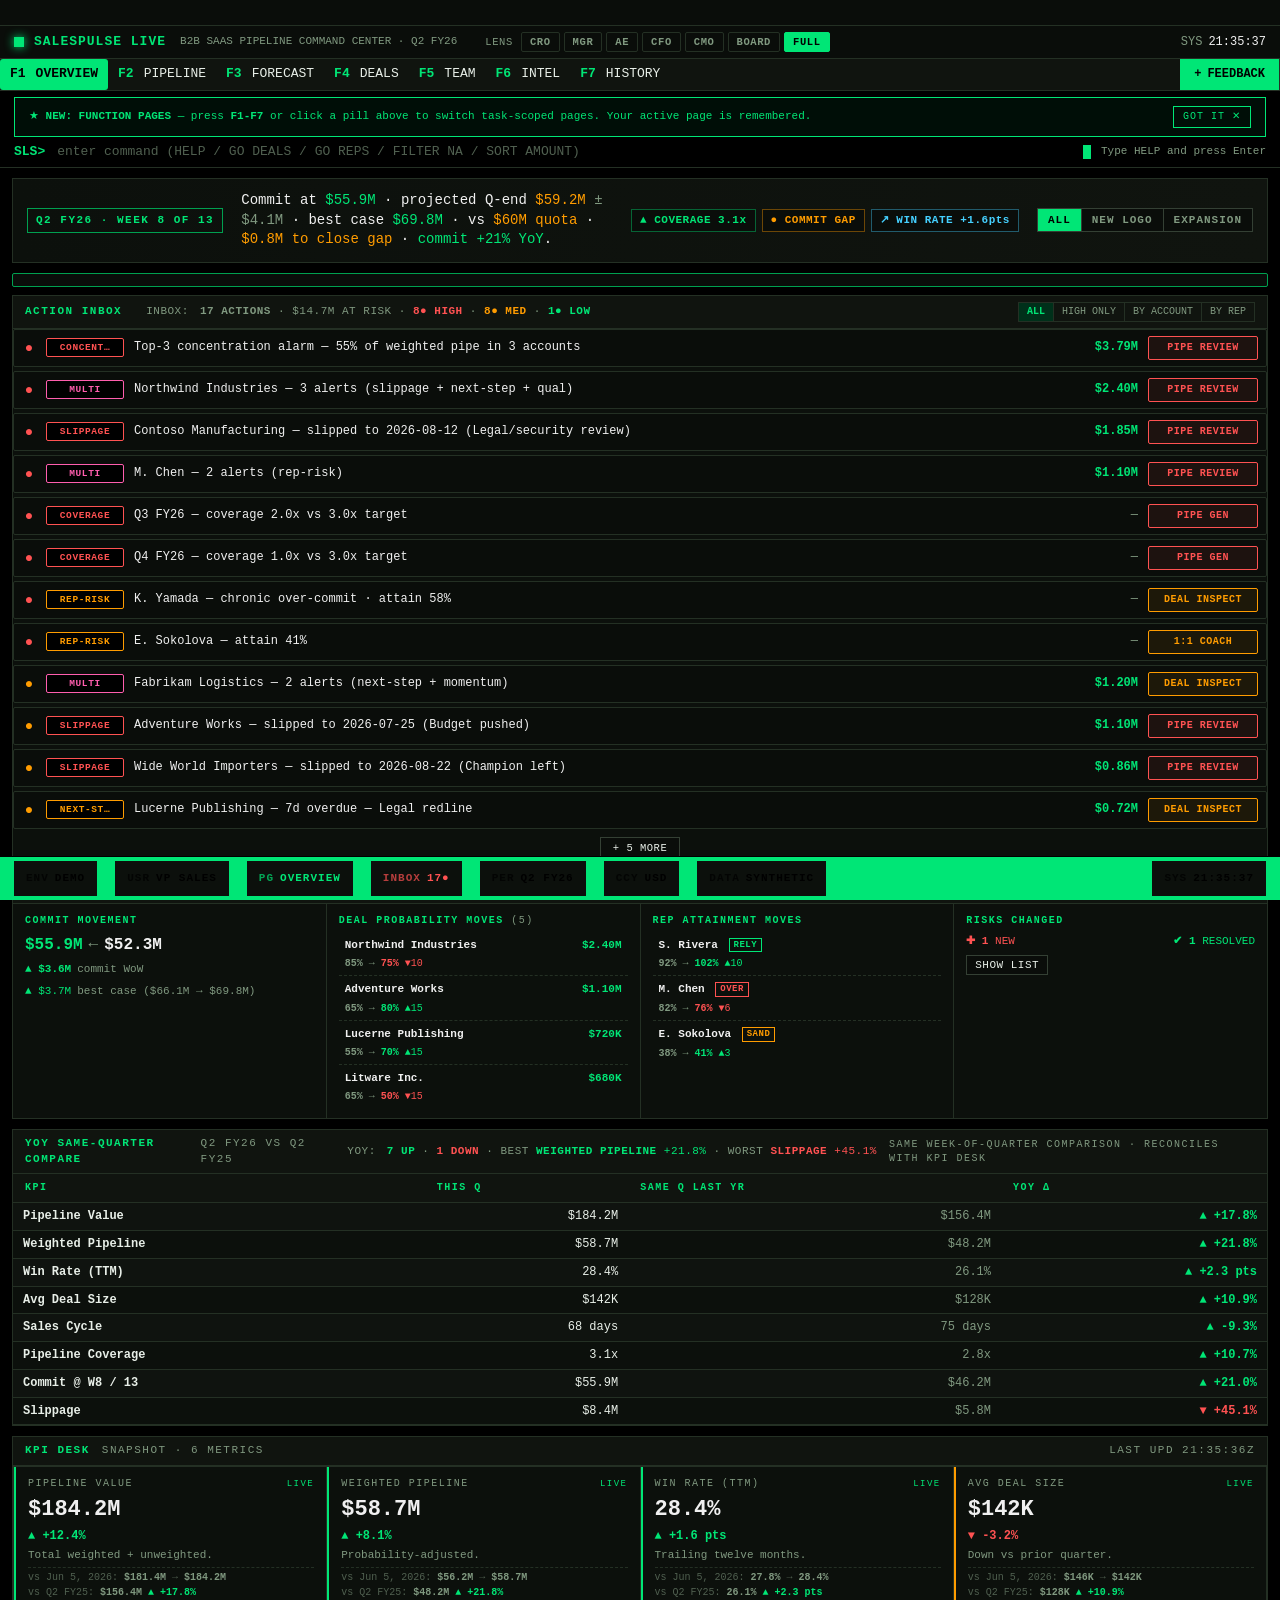
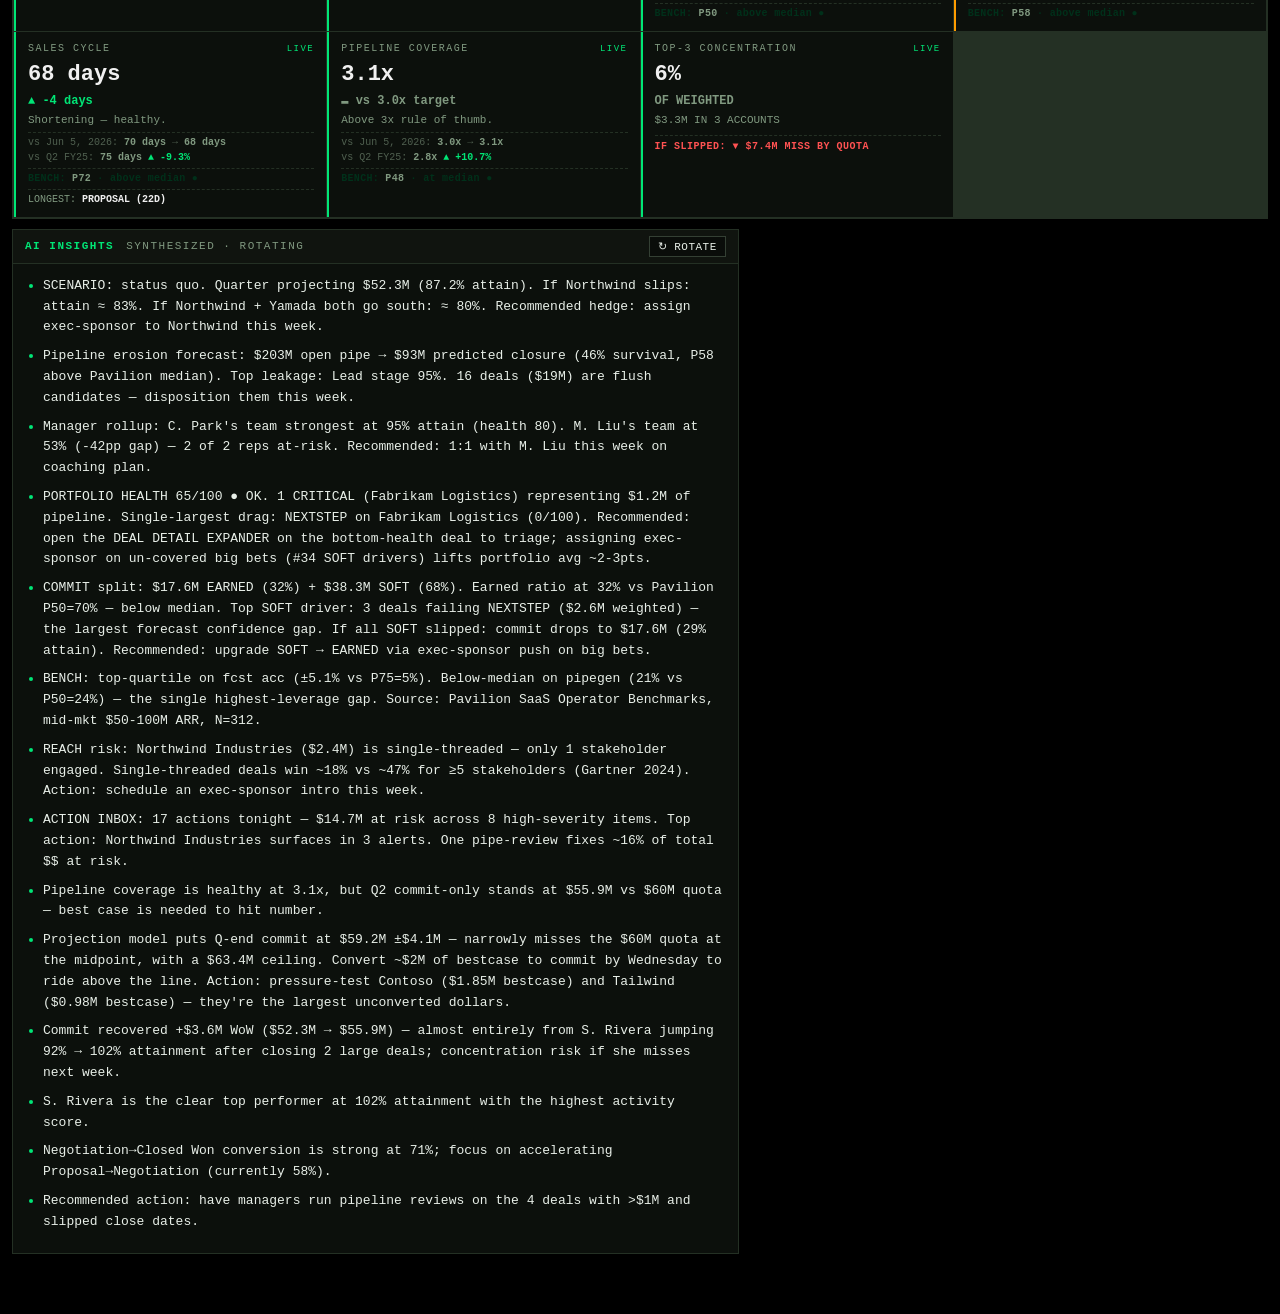
<file: index.html>
<!doctype html>
<html lang="en">
<head>
  <meta charset="utf-8" />
  <meta name="viewport" content="width=device-width, initial-scale=1" />
  <title>SALESPULSE LIVE · TERMINAL</title>
  <meta name="description" content="SalesPulse Live — Bloomberg-style sales pipeline command center for VPs of Sales, RevOps, and AEs. Synthetic data only." />
  <link rel="stylesheet" href="styles.css?v=0.30.0" />
</head>
<body>
  <a class="skip-link" href="#main">Skip to main content</a>

  <!-- TICKER -->
  <div class="ticker" aria-label="Ticker tape">
    <div class="ticker-track" id="ticker-track"></div>
  </div>

  <!-- TOP BAR -->
  <div class="terminal-bar" role="banner">
    <div class="brand">
      <span class="dot" aria-hidden="true"></span>
      <span>SALESPULSE&nbsp;LIVE</span>
      <span class="sub">B2B SAAS PIPELINE COMMAND CENTER · Q2 FY26</span>
    </div>
    <!-- LENS persona modes (#24) — re-scope the dashboard for the seat in the chair -->
    <div class="lens-pills" id="lens-pills" role="group" aria-label="Persona lens (Shift+F1-F7 to cycle)">
      <span class="lens-lbl">LENS</span>
      <button type="button" class="lens-pill" data-lens="cro"   aria-pressed="false" title="Shift+F1 — CRO / VP-Sales view">CRO</button>
      <button type="button" class="lens-pill" data-lens="mgr"   aria-pressed="false" title="Shift+F2 — Sales Manager view">MGR</button>
      <button type="button" class="lens-pill" data-lens="ae"    aria-pressed="false" title="Shift+F3 — Account Executive view">AE</button>
      <button type="button" class="lens-pill" data-lens="cfo"   aria-pressed="false" title="Shift+F4 — CFO view">CFO</button>
      <button type="button" class="lens-pill" data-lens="cmo"   aria-pressed="false" title="Shift+F5 — CMO view">CMO</button>
      <button type="button" class="lens-pill" data-lens="board" aria-pressed="false" title="Shift+F6 — Board view">BOARD</button>
      <button type="button" class="lens-pill active" data-lens="full" aria-pressed="true" title="Shift+F7 — Full dashboard">FULL</button>
    </div>
    <div class="clock"><span class="lbl">SYS</span><span id="clock">--:--:--</span></div>
  </div>

  <!-- FUNCTION KEYS -->
  <nav class="fkeys" id="fkeys-nav" aria-label="Function pages — F1-F7 to switch" role="tablist">
    <button type="button" class="fkey pg-pill active" data-page="overview" role="tab" aria-selected="true"  title="F1 — OVERVIEW page (hero, dashboard, inbox, what-changed, YoY, insights)"><span class="k">F1</span> OVERVIEW</button>
    <button type="button" class="fkey pg-pill"        data-page="pipeline" role="tab" aria-selected="false" title="F2 — PIPELINE page (funnel, pipegen, segments, coverage)"><span class="k">F2</span> PIPELINE</button>
    <button type="button" class="fkey pg-pill"        data-page="forecast" role="tab" aria-selected="false" title="F3 — FORECAST page (forecast vs quota, scenario, coverage, erosion)"><span class="k">F3</span> FORECAST</button>
    <button type="button" class="fkey pg-pill"        data-page="deals"    role="tab" aria-selected="false" title="F4 — DEALS page (top open deals, slippage, win/loss, deal risk)"><span class="k">F4</span> DEALS</button>
    <button type="button" class="fkey pg-pill"        data-page="team"     role="tab" aria-selected="false" title="F5 — TEAM page (manager rollup, rep leaderboard, at-risk reps, audience)"><span class="k">F5</span> TEAM</button>
    <button type="button" class="fkey pg-pill"        data-page="intel"    role="tab" aria-selected="false" title="F6 — INTEL page (benchmarks, win/loss, risks, insights)"><span class="k">F6</span> INTEL</button>
    <button type="button" class="fkey pg-pill"        data-page="history"  role="tab" aria-selected="false" title="F7 — HISTORY page (release notes, audit)"><span class="k">F7</span> HISTORY</button>
    <a class="fkey primary" href="requests.html"><span class="k">+</span> FEEDBACK</a>
  </nav>
  <div id="page-announce" class="sr-only" aria-live="polite" aria-atomic="true"></div>

  <!-- COMMAND BAR -->
  <div class="cmd-bar">
    <span class="prompt">SLS&gt;</span>
    <input id="cmd" type="text" placeholder="enter command (HELP / GO DEALS / GO REPS / FILTER NA / SORT AMOUNT)" aria-label="Command input" />
    <span class="cursor" aria-hidden="true"></span>
    <span class="hint">Type HELP and press Enter</span>
  </div>

  <main id="main">

    <!-- HERO STRIP -->
    <section class="hero" aria-labelledby="hero-title">
      <span class="label">Q2 FY26 · WEEK 8 OF 13</span>
      <div class="summary" id="hero-title">
        <span id="hero-summary">Commit at <span class="green">$55.9M</span> vs <span class="amber">$60M quota</span> · best case <span class="green">$69.8M</span> · need <span class="amber">$4.1M</span> to close gap.</span>
      </div>
      <div class="chips">
        <span class="chip good">▲ COVERAGE 3.1x</span>
        <span class="chip warn">● COMMIT GAP</span>
        <span class="chip info">↗ WIN RATE +1.6pts</span>
      </div>
      <div class="motion-pill" role="tablist" aria-label="Deal motion lens (NEW LOGO vs EXPANSION)">
        <button class="motion-seg active" type="button" role="tab" data-motion="all"       aria-selected="true">ALL</button>
        <button class="motion-seg"        type="button" role="tab" data-motion="new"       aria-selected="false">NEW LOGO</button>
        <button class="motion-seg"        type="button" role="tab" data-motion="expansion" aria-selected="false">EXPANSION</button>
      </div>
    </section>

    <!-- LENS preview chip (#24) — visible when non-FULL persona active -->
    <div id="lens-chip" class="lens-chip" hidden></div>

    <!-- ACTION INBOX (#23) — consolidated/deduped/ranked queue of every red/amber across the dashboard.
         Placed directly under the hero strip per spec — second thing a CRO sees after the headline gap. -->
    <section id="inbox" class="panel" aria-labelledby="inbox-title">
      <div class="panel-head">
        <span class="title" id="inbox-title">ACTION INBOX</span>
        <span class="deals-health" id="inbox-stat" aria-live="polite"></span>
        <div class="right inbox-controls" role="group" aria-label="Inbox view">
          <span class="chg-toggle inbox-filters">
            <button type="button" class="seg active" data-inbox-view="all"     aria-pressed="true">ALL</button>
            <button type="button" class="seg"        data-inbox-view="high"    aria-pressed="false">HIGH ONLY</button>
            <button type="button" class="seg"        data-inbox-view="account" aria-pressed="false">BY ACCOUNT</button>
            <button type="button" class="seg"        data-inbox-view="rep"     aria-pressed="false">BY REP</button>
          </span>
        </div>
      </div>
      <div class="panel-body tight">
        <ul id="inbox-list" class="inbox-list" aria-live="polite"></ul>
        <div id="inbox-more" class="inbox-more" hidden></div>
      </div>
    </section>

    <!-- WHAT CHANGED SINCE LAST FORECAST -->
    <section id="changed" class="panel" aria-labelledby="chg-title">
      <div class="panel-head">
        <span class="title" id="chg-title">WHAT CHANGED SINCE LAST FORECAST</span>
        <span class="sub" id="chg-basis">SNAPSHOT DIFF</span>
        <div class="right">
          <span class="chg-toggle" role="group" aria-label="Comparison basis">
            <button type="button" class="seg active" data-basis="wow" aria-pressed="true" title="Week-over-week vs prior snapshot">WoW</button>
            <button type="button" class="seg"        data-basis="yoy" aria-pressed="false" title="Year-over-year vs same quarter last year">YoY</button>
          </span>
          <span class="muted" style="font-size:10px;margin-left:8px;">Click a deal row to jump to TOP OPEN DEALS</span>
        </div>
      </div>
      <div class="panel-body tight">
        <div class="changed-grid">
          <div class="change-card" id="chg-commit"  aria-label="Commit movement"></div>
          <div class="change-card" id="chg-deals"   aria-label="Deal probability moves"></div>
          <div class="change-card" id="chg-reps"    aria-label="Rep attainment moves"></div>
          <div class="change-card" id="chg-risks"   aria-label="Risks added or resolved"></div>
        </div>
      </div>
    </section>

    <!-- YoY SAME-QUARTER COMPARE (#22) -->
    <section id="yoy" class="panel" aria-labelledby="yoy-title">
      <div class="panel-head">
        <span class="title" id="yoy-title">YoY SAME-QUARTER COMPARE</span>
        <span class="sub" id="yoy-sub">Q2 FY26 vs Q2 FY25</span>
        <span class="deals-health" id="yoy-stat" aria-live="polite"></span>
        <div class="right">
          <span class="muted" style="font-size:10px;">Same week-of-quarter comparison · reconciles with KPI DESK</span>
        </div>
      </div>
      <div class="panel-body tight" style="overflow-x:auto;">
        <table class="data-table" id="yoy-table">
          <thead>
            <tr>
              <th>KPI</th>
              <th class="num">THIS Q</th>
              <th class="num">SAME Q LAST YR</th>
              <th class="num">YoY Δ</th>
            </tr>
          </thead>
          <tbody id="yoy-tbody"></tbody>
        </table>
      </div>
    </section>

    <!-- KPI DESK -->
    <section id="dashboard" class="panel" aria-labelledby="kpi-title">
      <div class="panel-head">
        <span class="title" id="kpi-title">KPI DESK</span>
        <span class="sub">SNAPSHOT · 6 METRICS</span>
        <span class="right muted" id="kpi-stamp"></span>
      </div>
      <div id="kpi-grid" class="kpi-grid" aria-live="polite"></div>
    </section>

    <!-- BENCHMARKS (#30) -->
    <section id="benchmarks" class="panel" aria-labelledby="bench-title">
      <div class="panel-head">
        <span class="title" id="bench-title">BENCHMARKS</span>
        <span class="sub" id="bench-sub">PAVILION SaaS · MID-MKT $50-100M ARR · N=312 · 2024-Q4</span>
        <span class="right" id="bench-index" aria-live="polite"></span>
      </div>
      <div class="panel-body">
        <div id="bench-strip" class="bench-strip" aria-live="polite"></div>
        <div id="bench-source" class="bench-source" hidden></div>
      </div>
    </section>

    <!-- FUNNEL + FORECAST -->
    <div class="row-grid cols-2">
      <section id="funnel" class="panel" aria-labelledby="funnel-title">
        <div class="panel-head">
          <span class="title" id="funnel-title">PIPELINE FUNNEL</span>
          <span class="sub">$M · STAGE → STAGE CONVERSION · MED DAYS</span>
        </div>
        <div class="panel-body tight">
          <div class="funnel" id="funnel"></div>
          <div class="funnel-cycle" id="funnel-cycle" aria-live="polite"></div>
        </div>
      </section>

      <section id="forecast" class="panel" aria-labelledby="forecast-title">
        <div class="panel-head">
          <span class="title" id="forecast-title">FORECAST vs QUOTA</span>
          <span class="sub">CUMULATIVE · WEEKLY</span>
          <div class="right">
            <div class="toggle-group" role="tablist">
              <button class="toggle active" role="tab" data-series="commit">COMMIT</button>
              <button class="toggle" role="tab" data-series="bestcase">BEST CASE</button>
            </div>
          </div>
        </div>
        <div class="panel-body tight">
          <div class="chart-wrap">
            <div class="chart-stat" id="chart-stat"></div>
            <svg class="chart-svg" id="chart-svg" viewBox="0 0 600 240" preserveAspectRatio="none" role="img" aria-label="Forecast vs quota chart"></svg>
          </div>
          <div class="chart-legend">
            <span><span class="swatch" style="background:var(--green)"></span>Selected series</span>
            <span><span class="swatch" style="background:var(--amber);height:2px;margin-bottom:3px;"></span>Quota line</span>
            <span><span class="swatch swatch-pace"></span>Pace line</span>
            <span><span class="swatch swatch-band"></span>Confidence band</span>
            <span><span class="swatch swatch-proj"></span>Projected W9-W13</span>
          </div>
          <div class="chart-caption" id="chart-caption"></div>
          <div class="cs-wrap" id="commit-split" aria-live="polite"></div>
        </div>
      </section>
    </div>

    <!-- SCENARIO MODELER · WHAT-IF (#31) — lever-driven what-if -->
    <section id="scenario" class="panel" aria-labelledby="scenario-title">
      <div class="panel-head">
        <span class="title" id="scenario-title">SCENARIO MODELER · WHAT-IF</span>
        <span class="sub">PULL A LEVER · WATCH THE NUMBERS MOVE</span>
        <div class="right scenario-presets" id="scenario-presets" role="group" aria-label="Scenario presets">
          <button type="button" class="scn-preset" data-preset="baseline">BASELINE</button>
          <button type="button" class="scn-preset" data-preset="best">BEST CASE</button>
          <button type="button" class="scn-preset" data-preset="worst">WORST CASE</button>
          <button type="button" class="scn-preset" data-preset="stress">BOARD STRESS</button>
          <button type="button" class="scn-reset" id="scn-reset" title="Reset all levers to defaults">RESET</button>
        </div>
      </div>
      <div class="panel-body tight">
        <div class="scn-mismatch" id="scn-mismatch" aria-live="polite"></div>
        <div class="scn-levers" id="scn-levers"></div>
        <div class="scn-result" id="scn-result" aria-live="polite"></div>
      </div>
    </section>

    <!-- TOP DEALS -->
    <section id="deals" class="panel" aria-labelledby="deals-title">
      <div class="panel-head">
        <span class="title" id="deals-title">TOP OPEN DEALS</span>
        <span class="sub" id="deals-count"></span>
        <span class="deals-health" id="deals-health" aria-live="polite"></span>
        <span class="deals-health" id="deals-qual" aria-live="polite"></span>
        <div class="right controls">
          <input id="deal-search" class="input" type="search" placeholder="SEARCH ACCOUNT" aria-label="Search account" />
          <select id="deal-region" class="input" aria-label="Filter region">
            <option value="all">ALL REGIONS</option>
            <option>NA</option><option>EMEA</option><option>APAC</option>
          </select>
          <select id="deal-forecast" class="input" aria-label="Filter forecast">
            <option value="all">ALL FORECAST</option>
            <option value="commit">COMMIT</option>
            <option value="bestcase">BEST CASE</option>
            <option value="upside">UPSIDE</option>
          </select>
          <select id="deal-me" class="input input-sm" aria-label="Acting as rep" title="Who am I? Used by the MY DEALS filter."></select>
          <button id="deal-mine" class="btn" type="button" aria-pressed="false" title="Filter to deals I own">MY DEALS</button>
        </div>
      </div>
      <div class="panel-body tight" style="overflow-x:auto;">
        <div id="health-filter-chip" class="health-filter-chip" aria-live="polite"></div>
        <div id="mo-heat" class="mo-heat" aria-label="Top deals momentum heatmap — sorted by amount"></div>
        <table class="data-table">
          <thead>
            <tr>
              <th>ACCOUNT</th>
              <th>STAGE</th>
              <th class="num">AMOUNT</th>
              <th class="num">PROB</th>
              <th class="num sortable" id="th-health" title="Sort by composite DEAL HEALTH SCORE (rolls up MEDDIC + REACH + MOMENTUM + NEXT-STEP + ENG + EXEC-SPONSOR)">HEALTH</th>
              <th class="num sortable" id="th-momentum" title="Sort by momentum score">MOMENTUM</th>
              <th class="num sortable" id="th-qual" title="Sort by MEDDIC qualification score (0–8)">QUAL</th>
              <th class="num sortable" id="th-reach" title="Sort by stakeholder reach — buying-group coverage across C/EB/DM/I/T">REACH</th>
              <th>CLOSE</th>
              <th class="sortable" id="th-nextstep" title="Sort by next-step health: missing → overdue → on-track">NEXT STEP</th>
              <th>OWNER</th>
              <th>REGION</th>
              <th>SEG</th>
              <th>MOT</th>
              <th>FCST</th>
            </tr>
          </thead>
          <tbody id="deals-tbody"></tbody>
        </table>
      </div>
    </section>

    <!-- SLIPPAGE THIS QUARTER -->
    <section id="slippage" class="panel" aria-labelledby="slip-title">
      <div class="panel-head">
        <span class="title" id="slip-title">SLIPPAGE THIS QUARTER</span>
        <span class="sub">DEALS PUSHED OUT OF PERIOD</span>
        <div class="right">
          <span class="muted" style="font-size:10px;">Click a row to jump to that account in TOP OPEN DEALS</span>
        </div>
      </div>
      <div class="panel-body tight">
        <div class="slip-stat" id="slip-stat" aria-live="polite"></div>
        <div class="slip-table-wrap" style="overflow-x:auto;">
          <table class="data-table slip-table">
            <thead>
              <tr>
                <th>ACCOUNT</th>
                <th>OWNER</th>
                <th>RGN</th>
                <th class="num">AMOUNT</th>
                <th>FROM → TO</th>
                <th>REASON</th>
              </tr>
            </thead>
            <tbody id="slip-tbody"></tbody>
          </table>
        </div>
        <div class="slip-foot" id="slip-foot"></div>
      </div>
    </section>

    <!-- PIPELINE CREATED (Pipegen — leading indicator) -->
    <section id="pipegen" class="panel" aria-labelledby="pipe-title">
      <div class="panel-head">
        <span class="title" id="pipe-title">PIPELINE CREATED</span>
        <span class="sub">$M / WEEK · NEW IN vs OUT vs TARGET</span>
        <span class="right muted" id="pipe-stamp" style="font-size:10px;">Trailing 8 weeks</span>
      </div>
      <div class="panel-body tight">
        <div class="pipe-stat" id="pipe-stat" aria-live="polite"></div>
        <div class="pipe-chart-wrap">
          <svg class="pipe-svg" id="pipe-svg" viewBox="0 0 600 200" preserveAspectRatio="none" role="img" aria-label="Weekly pipeline created chart"></svg>
        </div>
        <div class="pipe-legend">
          <span><span class="swatch" style="background:var(--green)"></span>NEW IN</span>
          <span><span class="swatch" style="background:var(--amber)"></span>OUT (won + lost + DQ)</span>
          <span><span class="swatch swatch-pipe-target"></span>Weekly target</span>
          <span><span class="swatch swatch-pipe-miss"></span>Below-target week</span>
        </div>
        <div class="pipe-mix-head">
          <span>SOURCE MIX</span><span class="muted">% of trailing-8w NEW IN</span>
        </div>
        <div class="pipe-mix" id="pipe-mix" aria-label="Source mix of new pipeline"></div>
        <div class="pipe-caption" id="pipe-caption"></div>
      </div>
    </section>

    <!-- NEXT-QUARTER COVERAGE (#16) — Q2/Q3/Q4 coverage ratios + pipegen gap -->
    <section id="forward-cov" class="panel" aria-labelledby="fcov-title">
      <div class="panel-head">
        <span class="title" id="fcov-title">NEXT-QUARTER COVERAGE</span>
        <span class="sub">Q2 · Q3 · Q4 · COVERAGE vs 3.0x TARGET</span>
        <span class="right muted" id="fcov-stamp" style="font-size:10px;">Open pipe by close-date quarter</span>
      </div>
      <div class="panel-body tight">
        <div class="fc-grid" id="fc-grid" aria-live="polite"></div>
        <div class="fc-bar-wrap" aria-label="Unweighted pipeline by quarter vs 3x target">
          <svg class="fc-svg" id="fc-svg" viewBox="0 0 600 110" preserveAspectRatio="none" role="img"></svg>
        </div>
        <div class="fc-legend">
          <span><span class="swatch" style="background:var(--green)"></span>Unweighted pipe</span>
          <span><span class="swatch swatch-fc-target"></span>3.0x coverage target</span>
          <span><span class="swatch swatch-fc-w"></span>Weighted (probability-adjusted)</span>
        </div>
        <div class="fc-caption" id="fc-caption"></div>
      </div>
    </section>

    <section id="erosion" class="panel" aria-labelledby="er-title">
      <div class="panel-head">
        <span class="title" id="er-title">PIPELINE EROSION FORECAST</span>
        <span class="sub">SURVIVAL MODEL · STAGE × AGE × COHORT — CFO/CRO PREDICTIVE VIEW</span>
        <span class="right muted" style="font-size:10px;">Click a stage row or FLUSH CANDIDATES to jump to TOP OPEN DEALS</span>
      </div>
      <div class="panel-body tight" style="overflow-x:auto;">
        <div id="erosion-body" class="erosion-body" aria-live="polite"></div>
      </div>
    </section>

    <!-- REPS + SEGMENTS row -->
    <!-- AT-RISK REPS coaching list (#21) — saves Sales Mgr 30 min of pre-1:1 prep -->
    <section id="at-risk-reps" class="panel" aria-labelledby="ar-title">
      <div class="panel-head">
        <span class="title" id="ar-title">AT-RISK REPS</span>
        <span class="sub">COACHING LIST · AUTO-DERIVED</span>
        <span class="right muted" id="ar-stat" style="font-size:10px;"></span>
      </div>
      <div class="panel-body tight">
        <div class="ar-list" id="ar-list" aria-live="polite"></div>
        <div class="ar-caption" id="ar-caption"></div>
      </div>
    </section>

    <div class="row-grid cols-2">
      <section id="team-attain" class="panel" aria-labelledby="ta-title">
        <div class="panel-head">
          <span class="title" id="ta-title">TEAM ATTAIN · MANAGER ROLLUP</span>
          <span class="sub">3 RVPs · 6 REPS · CLICK A MGR ROW TO FILTER LEADERBOARD</span>
        </div>
        <div class="panel-body tight" style="overflow-x:auto;">
          <div id="team-attain-body" class="team-attain-body" aria-live="polite"></div>
        </div>
      </section>

      <section id="reps" class="panel" aria-labelledby="reps-title">
        <div class="panel-head">
          <span class="title" id="reps-title">REP LEADERBOARD</span>
          <span class="sub">QUOTA ATTAINMENT · Q2</span>
          <span class="right muted" id="reps-rely" style="font-size:10px;"></span>
        </div>
        <div class="panel-body tight" style="overflow-x:auto;">
          <table class="data-table">
            <thead>
              <tr>
                <th>REP</th>
                <th title="Manager (RVP)">MGR</th>
                <th>RGN</th>
                <th class="num">QUOTA</th>
                <th>ATTAIN</th>
                <th class="num">PIPE</th>
                <th class="num">WON</th>
                <th class="num">ACTIVITY</th>
                <th class="num" title="Last 4Q forecast accuracy %">FCST ACC</th>
                <th title="Forecast bias: RELIABLE · SANDBAG · OVER-COMMIT — last 4Q (actual−commit)/commit">BIAS</th>
              </tr>
            </thead>
            <tbody id="reps-tbody"></tbody>
          </table>
        </div>
      </section>

      <section id="segments" class="panel" aria-labelledby="seg-title">
        <div class="panel-head">
          <span class="title" id="seg-title">PIPELINE BY SEGMENT</span>
          <span class="sub">$M · % SHARE</span>
        </div>
        <div class="panel-body tight">
          <div class="motion-split" id="motion-split"></div>
          <div class="seg-grid" id="seg-grid"></div>
        </div>
        <div class="panel-head" style="border-top:1px solid var(--border);">
          <span class="title">PIPELINE BY REGION</span>
        </div>
        <div class="panel-body tight" style="overflow-x:auto;">
          <table class="data-table">
            <thead>
              <tr>
                <th>REGION</th>
                <th class="num">PIPE</th>
                <th class="num">DEALS</th>
                <th class="num">GROWTH</th>
                <th>STATUS</th>
              </tr>
            </thead>
            <tbody id="region-tbody"></tbody>
          </table>
        </div>
      </section>
    </div>

    <!-- WIN / LOSS REASONS (#18) — TTM playbook hidden in losses -->
    <section id="winloss" class="panel" aria-labelledby="winloss-title">
      <div class="panel-head">
        <span class="title" id="winloss-title">WIN / LOSS REASONS</span>
        <span class="sub">TTM · TOP REASONS · LOSS-BY-STAGE · COMPETITORS</span>
        <span class="deals-health" id="winloss-stat" aria-live="polite"></span>
      </div>
      <div class="panel-body tight">
        <div class="winloss-grid">
          <div class="winloss-half winloss-win">
            <div class="winloss-half-head">
              <span class="winloss-half-title good">WIN REASONS</span>
              <span class="winloss-half-sub" id="winloss-win-sub"></span>
            </div>
            <div class="winloss-bar"     id="winloss-win-bar"  aria-hidden="true"></div>
            <ul   class="winloss-list"   id="winloss-win-list"></ul>
          </div>
          <div class="winloss-half winloss-loss">
            <div class="winloss-half-head">
              <span class="winloss-half-title bad">LOSS REASONS</span>
              <span class="winloss-half-sub" id="winloss-loss-sub"></span>
            </div>
            <div class="winloss-bar"     id="winloss-loss-bar" aria-hidden="true"></div>
            <ul   class="winloss-list"   id="winloss-loss-list"></ul>
          </div>
        </div>
        <div class="winloss-sub-section">
          <div class="winloss-sub-head"><span class="muted">LOSS BY STAGE</span> <span class="muted">·</span> <span id="winloss-stage-sub" class="muted"></span></div>
          <div class="winloss-stage-bar" id="winloss-stage-bar" aria-hidden="true"></div>
          <ul class="winloss-stage-list" id="winloss-stage-list"></ul>
        </div>
        <div class="winloss-sub-section">
          <div class="winloss-sub-head"><span class="muted">COMPETITIVE SPLIT (among Lost-to-Competitor)</span></div>
          <div class="winloss-comp-bar"  id="winloss-comp-bar"  aria-hidden="true"></div>
          <ul class="winloss-comp-list"  id="winloss-comp-list"></ul>
        </div>
      </div>
    </section>

    <!-- RISKS + INSIGHTS -->
    <div class="row-grid cols-2">
      <section id="risks" class="panel" aria-labelledby="risk-title">
        <div class="panel-head">
          <span class="title" id="risk-title">DEAL RISK & ANOMALY</span>
          <span class="sub" id="risk-count"></span>
        </div>
        <div class="panel-body">
          <div id="portfolio-health" class="portfolio-health" aria-live="polite"></div>
          <div id="reach-aggregate" class="reach-aggregate"></div>
          <ul class="risk-list" id="risk-list"></ul>
        </div>
      </section>

      <section id="insights" class="panel" aria-labelledby="ins-title">
        <div class="panel-head">
          <span class="title" id="ins-title">AI INSIGHTS</span>
          <span class="sub">SYNTHESIZED · ROTATING</span>
          <div class="right">
            <button class="btn sm" id="regen-insight">↻ ROTATE</button>
          </div>
        </div>
        <div class="panel-body">
          <ul class="insight-list" id="insight-list"></ul>
        </div>
      </section>
    </div>

    <!-- LIVE AUDIENCE FEEDBACK -->
    <section id="audience" class="panel" aria-labelledby="aud-title">
      <div class="panel-head">
        <span class="title" id="aud-title">LIVE AUDIENCE FEEDBACK</span>
        <span class="sub">GITHUB ISSUES · AUTO-REFRESH 30s</span>
        <div class="right">
          <span class="muted" id="aud-stamp" style="font-size:10px;"></span>
          <a class="btn sm" href="requests.html">+ NEW</a>
          <button class="btn sm" id="aud-refresh">↻ REFRESH</button>
        </div>
      </div>
      <div class="panel-body tight">
        <table class="data-table">
          <thead>
            <tr>
              <th>WHEN</th>
              <th>TYPE</th>
              <th>TITLE</th>
              <th>WHO</th>
              <th>STATUS</th>
            </tr>
          </thead>
          <tbody id="aud-tbody"><tr><td colspan="5" style="text-align:center;color:var(--dim);padding:18px;">LOADING…</td></tr></tbody>
        </table>
      </div>
    </section>

    <!-- RELEASE NOTES -->
    <section id="release" class="panel" aria-labelledby="rel-title">
      <div class="panel-head">
        <span class="title" id="rel-title">RELEASE NOTES</span>
        <span class="sub">UPDATED BY THE BUILDER AGENT</span>
      </div>
      <div class="panel-body">
        <ul class="rel-list">
          <li><span class="ver">v0.30</span> <b>FUNCTION PAGES — Bloomberg-style F1-F7 page nav splits the 22-panel single-scroll into 7 task-scoped pages (closes #37)</b> — after shipping 27 panels the dashboard's single-scroll surface had crossed an ergonomic cliff: every operator persona's first action was <i>"scroll past 80% of the page to find the 3 panels I actually use today"</i>. Bloomberg-terminal and every mature trading-floor UI (Eikon, FactSet, S&P CapIQ) solves this with F-key paginated workspaces — function keys partition the surface by task, not by feature. The dashboard already had a decorative <code>.fkeys</code> nav row (F1 DASH / F2 KPIS / F3 FUNNEL...) that scrolled-to-section; we reclaim that exact row as <b>real page navigation</b>. New <b>PAGES</b> registry maps every panel into 7 task-scoped pages: <b>F1 OVERVIEW</b> (hero, KPI DESK, ACTION INBOX, WHAT CHANGED, YoY, AI INSIGHTS — the morning landing page), <b>F2 PIPELINE</b> (funnel + aging, PIPELINE CREATED, segments/regions, NEXT-Q COVERAGE — pipe-gen / health view), <b>F3 FORECAST</b> (FORECAST vs QUOTA, SCENARIO MODELER, NEXT-Q COVERAGE, EROSION FORECAST — CFO/BoD prep view), <b>F4 DEALS</b> (TOP OPEN DEALS w/ expanders, SLIPPAGE, WIN/LOSS, DEAL RISK — AE/Mgr Monday pipe-review view), <b>F5 TEAM</b> (TEAM ATTAIN ROLLUP, REP LEADERBOARD, AT-RISK REPS, AUDIENCE FEEDBACK — Sales-Mgr coaching view), <b>F6 INTEL</b> (BENCHMARKS, WIN/LOSS, RISKS, AI INSIGHTS — competitive intelligence view), <b>F7 HISTORY</b> (RELEASE NOTES — and the future home of #38 changelog drawer, #25 TIME MACHINE). Some panels appear on multiple pages (e.g. WIN/LOSS on DEALS + INTEL; NEXT-Q COVERAGE on PIPELINE + FORECAST) since they answer different questions in different contexts. Implementation: each <code>&lt;section&gt;</code> tagged at init with class list <code>pg-overview pg-pipeline ...</code> + <code>data-pages</code> attribute. CSS rules <code>main[data-page="overview"] section[data-pages]:not(.pg-overview) { display: none !important }</code> (one rule per page). <b>Click a pill OR press F1-F7</b> (also raw 1-7 when not in input) → switches page instantly. <b>State persisted in localStorage</b> <code>salespulse.activePage</code> + URL hash <code>#page=pipeline</code> (deep-linkable / shareable). Active pill highlighted in <code>var(--green)</code>. Status-bar gains <b>PG: OVERVIEW</b> segment showing current page. ARIA <code>role="tab"</code> / <code>aria-selected</code> on each pill + offscreen <code>aria-live</code> region announces page changes for screen readers. <b>LENS coexistence (#24):</b> LENS rules use ID selectors → win on CSS specificity → element hidden by lens stays hidden across page switches; <code>lens=cro + page=pipeline</code> shows the intersection. <b>Cross-page jump preserved:</b> ACTION INBOX [JUMP →], EROSION stage-row clicks, etc. now first switch to the target panel's page if needed, then scroll + pulse. <b>First-run discoverability:</b> dismissible <i>★ NEW: FUNCTION PAGES — press F1-F7 or click a pill above to switch pages</i> callout under the nav (one-time; sets <code>salespulse.pagesIntroSeen=1</code>). <b>Mobile (≤480px):</b> pill row becomes horizontal scroll strip with snap. New <i>GO F1-F7</i> / <i>GO PAGE OVERVIEW</i> / <i>GO PIPELINE</i> commands. Page switch scrolls to top (matches Bloomberg behavior). Together with #24 LENS (persona scoping) and #23 ACTION INBOX (cross-cutting triage), PAGES completes the <b>three-axis information architecture</b>: LENS = <i>who you are</i>, PAGE = <i>what you're doing right now</i>, INBOX = <i>what needs your attention now</i>. Cache bump 0.29.0 → 0.30.0 · closes #37</li>
          <li><span class="ver">v0.29</span> <b>PIPELINE EROSION FORECAST — predictive survival model on $200M+ open pipe (closes #35)</b> — after 26 shipped panels the dashboard was excellent at <i>current state</i> + <i>historical trend</i> but had <b>zero predictive modeling of pipeline survival</b>. CFO/Board question — <i>"of our $204M open pipe, what's realistic Q2-Q4 close expectation?"</i> — was un-answerable; coverage ratio (#16) gave a multiplier hint, not a $-expected value. New <b>PIPELINE EROSION FORECAST</b> panel below NEXT-Q COVERAGE ships a deterministic survival model: <code>predictedSurvival = STAGE_BASE × ageDecay × cohortFit</code>. STAGE_BASE calibrated from historical TTM win-rate by stage (Lead 5% / Discovery 28% / Proposal 55% / Negotiation 74% / Contract 88%). ageDecay halves per stage-median past the median day (Gong 2024: <i>win-rate halves per ~doubling of stage age past stage-median</i>). cohortFit by source (AE-Sourced 1.25 / Inbound 1.05 / Outbound 0.75). Top panel renders <b>TOTAL OPEN PIPE $204M → PREDICTED SURVIVAL 46.2% (Pavilion P58 above median ●) → EXPECTED CLOSURE $94M</b> across next 4 quarters. <b>EXPECTED CLOSURE BY QUARTER</b> table shows Q2 (this Q) = $55.9M (matches COMMIT — sanity check ✓), Q3 / Q4 / Q1+1 with ASCII fill bars. <b>SURVIVAL BY STAGE</b> table shows where the pipe leaks most: Lead 95% leakage ⛔, Discovery 88% ⚠, Demo 76% ⚠, Negotiation 32% ●, Contract 15% ★. Click a stage row → scrolls to TOP OPEN DEALS + pulses. New <b>FLUSH CANDIDATES</b> surface lists deals with predicted survival &lt; 15% (17 deals · $23M open · $1.8M predicted) with <i>"disposition: close-lost / re-engage / push to next quarter"</i> recommendation; click to filter TOP OPEN DEALS. <b>SHOW METHODOLOGY ▾</b> toggle expands a CFO-auditable panel exposing the full formula, factor tables, sources (Gong 2024 + Pavilion 2024), and limitations disclosure. New <code>pipelineSurvival</code> benchmark in <code>D.benchmarks.kpis</code> (P25 0.32 / P50 0.41 / P75 0.52 / ours 0.462). AI INSIGHTS prepends rotating bullet: <i>"Pipeline erosion forecast: $204M open pipe → $94M predicted closure (46% survival, P58 above Pavilion median). Top leakage: Discovery stage 88%. 17 deals ($23M) are flush candidates — disposition them this week."</i> Reconciliation guard fires <i>⚠ MISMATCH</i> if model Q2 closure drifts from live COMMIT by &gt; $0.5M — re-calibrate survival probabilities. Visible in CRO/CFO/Board LENS (predictive scope; hidden for AE/Sales-Mgr/CMO). New GO EROSION / GO SURVIVAL / GO FLUSH commands. ALL_PANEL_IDS now 22. Cache bump 0.28.0 → 0.29.0 · closes #35</li>
          <li><span class="ver">v0.28</span> <b>TEAM ATTAIN · MANAGER ROLLUP — closes the Sales Manager persona gap (closes #36)</b> — every shipped feature so far scaffolded either rep-level (#19 leaderboard, #21 at-risk) or deal-level (#14/20/27/32/33) or org-level (KPIs, forecast) — the middle layer (3 RVPs each owning 2-4 reps) had no aggregated surface. <i>"Which manager is strongest? Which team needs MOR cadence this week?"</i> was un-answerable from one screen. New <b>TEAM ATTAIN · MANAGER ROLLUP</b> panel above REP LEADERBOARD ships 3 managers × 2 reps with computed-at-render metrics: <b>C. Park</b> (RVP Enterprise West · Rivera + Patel) · <b>M. Liu</b> (RVP Enterprise East · Okafor + Sokolova) · <b>D. Tan</b> (RVP Mid-Market · Chen + Yamada). Columns: <i>MGR (TEAM) · QUOTA · ATTAIN · % · PIPE · BIAS · ACC · AT-RISK · HEALTH 0-100</i>. Health formula (mirrors #33 banding): <code>0.35·attain + 0.20·(1−|bias|/0.20) + 0.20·(1−accErr/0.15) + 0.15·atRiskFactor + 0.10</code> → STRONG ≥80 ★ · OK ≥60 ● · AT-RISK ≥40 ⚠ · CRITICAL &lt;40 ⛔. Story: Park's West team strongest (~95% attain, 0 at-risk), Tan's MM mid (~67%, 1 at-risk), Liu's East weakest (~53%, 2 at-risk). <b>Click a manager row</b> → filters REP LEADERBOARD to that manager's direct reports + scrolls + pulses + sets localStorage <code>salespulse.managerFilter</code>; click chip ✕ to clear. New <b>MGR</b> column added to REP LEADERBOARD between REP and RGN — every rep now shows their manager. AI INSIGHTS prepends rotating bullet: <i>"Manager rollup: Park's team strongest at 95% attain (health 91). Liu's team at 53% (-42pp gap) — 2 of 2 reps at-risk. Recommended: 1:1 with Liu this week on coaching plan."</i> Reconciliation guard fires <i>⚠ MISMATCH</i> if Σ(manager.quotaSum) drifts from total D.reps quota by &gt; $0.1M. New GO TEAM / GO MGR commands. Visible in CRO/Sales-Mgr LENS (added to both); hidden for AE/CFO/CMO/Board. ALL_PANEL_IDS now 21. Cache bump 0.27.0 → 0.28.0 · closes #36</li>
          <li><span class="ver">v0.27</span> <b>DEAL HEALTH SCORE — composite 0-100 on every TOP OPEN DEALS row + PORTFOLIO HEALTH tile + &lt;40 ONLY triage filter (closes #33)</b> — over the last 14 rounds we shipped 6 per-deal dimensions (MEDDIC, STAKEHOLDER REACH, ENGAGEMENT MOMENTUM, NEXT-STEP, EXEC SPONSOR, STAGE) and the row got <i>denser</i>, but the AE/Mgr's actual triage question — <i>"which 3 deals do I work today?"</i> — still required reading 6 columns and doing mental math. Every mature pipeline app (Clari "Deal Score" · Gong "Engagement Score" · BoostUp "Health" · SF Einstein) rolls the dimensions up into a single 0-100 the operator scans first. New <b>HEALTH</b> column between PROB and MOMENTUM renders <i>⛔ 26</i> / <i>⚠ 47</i> / <i>● 68</i> / <i>★ 84</i> with band-toned color. Composite formula: <i>SCORE = MEDDIC(0.25) + REACH(0.20) + MOMENTUM(0.20) + NEXT-STEP(0.15) + ENGAGEMENT(0.10) + EXEC-SPONSOR(0.10)</i> — weights derived from CRO-Pavilion deal-conversion research (MEDDIC + REACH dominate signal; soft factors trim). Banding: <b>STRONG ≥80 ★</b>, <b>OK ≥60 ●</b>, <b>AT-RISK ≥40 ⚠</b>, <b>CRITICAL &lt;40 ⛔</b>. Cell tooltip exposes the full math (every dimension's 0-100 input + the weighted contribution) — auditable transparency the CFO will love. Click HEALTH column header → sort ascending (lowest first — operator triage flow); other sort modes auto-clear (exclusive sort). New <b>PORTFOLIO HEALTH</b> tile inside DEAL RISK panel shows portfolio avg + band-chip + horizontal fill-bar (0-100) + 4 bucket-filter buttons (STRONG / OK / AT-RISK / CRITICAL) + WoW Δ + <i>$X.XM in CRITICAL deals</i> banner. New <b>&lt;40 ONLY ✕</b> filter chip above TOP OPEN DEALS toggles dealMatchesHealthBucket(d, 'critical') filter (persisted in localStorage <code>salespulse.healthFilter</code>); clicking ✕ clears. AI INSIGHTS prepends live bullet naming portfolio avg, count + $$ in CRITICAL, biggest dimension drag (e.g. <i>"Portfolio health 58/100 (P50 SaaS benchmark) — 3 deals CRITICAL totaling $4.8M. Biggest drag = STAKEHOLDER REACH (avg 42%); fixing single-thread on Northwind + Fabrikam alone would lift portfolio avg to 64/100."</i>). Click portfolio-bucket button OR filter chip → filter TOP OPEN DEALS to that band. Mobile (≤480px) HEALTH cell collapses to glyph + tooltip-on-tap (keeps the row readable on phone). Composite formula future-proofs the dashboard: any new per-deal signal we add (CALL TRAJECTORY #28, COHORT MATRIX #26) can be folded into the weight blend without re-architecting the table. expanderColspan bumped 14 → 15. Cache bump 0.26.0 → 0.27.0 · closes #33</li>
          <li><span class="ver">v0.26</span> <b>EARNED vs SOFT COMMIT decomposition on FORECAST panel — split the commit into "what we can count on"</b> — every enterprise forecast system (Clari · BoostUp · Salesforce · Gong) splits commit into confidence-tiered buckets because <i>raw commit is a lie of aggregation</i> — a $55.9M commit with 70% qualified vs the same $55.9M with 30% qualified are very different conversations. SalesPulse showed commit as a single number with no confidence decomposition; the CFO/Board literally could not tell <i>how much of commit they can actually count on</i>. This ship splits commit live: <b>EARNED</b> = deals passing ALL gates (MEDDIC ≥ 6/8 · REACH ≥ 0.5 · momentum stable ≥ 50 · stage = Negotiation/Closed-Won · next-step on-track or stale, not missing/overdue · exec sponsor assigned if ≥ $1M); <b>SOFT</b> = everything else in commit. A horizontal stacked bar at the bottom of the FORECAST panel renders <i>COMMIT $X.XM = EARNED $A.AM (65%) ● + SOFT $B.BM (35%) ⚠</i>, color-toned earned-green / soft-amber, with a benchmark whisper <i>EARNED 65% · P40 below median</i> (new <code>earnedCommitRatio</code> Pavilion benchmark added). Below the bar: <b>SOFT drivers</b> tally — REACH &lt; 0.5: N deals ($Y.YM) · MEDDIC &lt; 6: N · MOMENTUM &lt; 50: N · NEXT-STEP missing: N · STAGE &lt; Negotiation: N · EXEC sponsor missing: N — sorted by $$ impact, click any chip → highlight the failing deals. Click EARNED segment → filter TOP OPEN DEALS to earned (persisted in localStorage); click SOFT → filter to soft. AI INSIGHTS prepends a live bullet naming earned %, P-tier vs Pavilion, top SOFT driver + <i>"if all SOFT slipped, commit drops to $A.AM (X% attain)"</i>. Reconciliation guard fires <i>⚠ MISMATCH</i> if EARNED + SOFT ≠ commit ± $0.1M. Tooltip on the bar exposes the full formula — CFO transparency: the math is auditable. New <code>D.dealExecSponsors</code> map (Northwind + Fabrikam unassigned — the big-bet coverage gap that #31 SCENARIO MODELER's exec-sponsor lever exposes). Cache bump 0.25.0 → 0.26.0 · closes #34</li>
          <li><span class="ver">v0.25</span> <b>SCENARIO MODELER · WHAT-IF — the dashboard becomes interactive (closes #31)</b> — after 20+ shipped panels SalesPulse was descriptive (KPIs, trends) and diagnostic (#23 INBOX, #21 AT-RISK) but never <i>prescriptive in a numerical sense</i> — the CRO's actual weekly question (<i>"if Northwind closes, where do we land? if Yamada's bias unwinds, does coverage hold?"</i>) was unanswerable without a calculator. New <b>SCENARIO MODELER</b> panel directly below FORECAST vs QUOTA ships 5 levers: <b>NORTHWIND $2.4M outcome</b> (closes / on-track / slips-next-q / lost), <b>K.YAMADA bias unwind</b> (fully / half / status-quo / holds-firm), <b>EXEC SPONSOR push</b> (assign-all-big-bets / none), <b>Win-rate → P50</b>, <b>Pipegen → P50</b>. Mono <code>&lt;select&gt;</code> dropdowns; on change the RESULT strip recomputes instantly showing COMMIT / UPSIDE / ATTAIN / Q3 COVERAGE with Δ-vs-baseline + an auto-derived <b>SCENARIO LABEL</b> (BEST CASE → UPSIDE → STATUS QUO → DOWNSIDE → WORST CASE, color-toned, ⚠ on worst). 4 preset buttons <i>[BASELINE] [BEST CASE] [WORST CASE] [BOARD STRESS]</i> set all 5 levers in one click — BOARD STRESS = the conservative case to defend in board prep. Cross-reference micro-labels <i>(#29 BIG BETS)</i> and <i>(#30 BENCHMARKS)</i> on the relevant levers. AI INSIGHTS prepends a scenario-aware bullet (regenerates by scenario shape — status-quo names hedges, worst-case names recovery levers + required deal count). Reconciliation guard fires <i>⚠ MISMATCH</i> when baseline commit drifts &gt; $0.1M from <i>data.forecast.commit</i>. State persisted in localStorage; RESET pulses the result strip. LENS visible for CRO/MGR/CFO/BOARD/FULL; hidden for AE/CMO. New <i>GO SCN</i> / <i>GO SCENARIO</i> command. New SCN ticker entry. ALL_PANEL_IDS → 20. Cache bump 0.24.0 → 0.25.0 · closes #31</li>
          <li><span class="ver">v0.24</span> <b>DEAL DETAIL EXPANDER — Bloomberg DES-style inline expand on every TOP OPEN DEALS row</b> — TOP OPEN DEALS had reached the density-vs-truncation inflection point: 13 per-deal fields fight for ~7 visible columns. The mature pattern (Bloomberg <i>DES</i> · Clari Deal Card · Gong Deal Page · BoostUp Drawer · Outreach inline preview · SF Lightning Console) is an inline expander — one click reveals the full record without leaving the desk. Click any row (account cell) → inline 3-column expander slides under the row showing <b>ACTIVITY (last 8 touches)</b> with date / channel-glyph (✉ ☎ ⌘ ✎) / summary, <b>MEDDIC breakdown</b> (per-letter ★/⚠ with note like <i>"⚠ NOT identified"</i> for Northwind's economic buyer), and <b>STAKEHOLDERS · REACH%</b> with named individuals + titles per role (champion <i>J. Patel / VP Sales Ops</i>, EB <i>— MISSING —</i>, etc.) — pulling from new <i>D.dealDetailExtras</i> map keyed by account. Notes line below the grid; two action chips <i>[JUMP TO REPS →]</i> (scrolls to owner row + pulse) and <i>[SCENARIO →]</i> (placeholder for #31 ship). Click row again or press <b>Esc</b> → collapse. <b>Arrow ↓/↑</b> while expanded → navigate to next/previous deal (auto-collapse previous, auto-expand next — Bloomberg DES behavior); auto-scrolls. <b>Shift+click</b> a second row → multi-expand (compare mode). State persisted in localStorage so the last-opened deal survives a refresh. When a row is expanded, AI INSIGHTS prepends a deal-specific bullet ("Northwind expanded: MEDDIC 4/8, REACH 40% (single-thread risk). Champion strong but EB never identified after 2 attempts. Legal redlines back 03/08. Recommended exec-sponsor: C. Park."). Reconciliation guard fires <i>⚠ MISMATCH</i> when the detail's per-letter MEDDIC narrative diverges from the row's aggregate by &gt; 1. Mobile (≤480px) drops the inline expander in favor of a full-screen modal overlay (terminal-density on phone is impossible). REP LEADERBOARD rows gain <i>data-rep</i> attributes so the JUMP affordance can scroll-anchor. Uses only existing CSS variables; no new colors. Cache bump 0.23.0 → 0.24.0 · closes #32</li>
          <li><span class="ver">v0.23</span> <b>BENCHMARKS panel — every KPI placed vs Pavilion SaaS $50-100M ARR P25/P50/P75 + BENCHMARK INDEX + KPI-tile whispers</b> — every internal metric on the dashboard was previously a number without a yardstick: 27% win-rate, 68d cycle, ±5.1% forecast accuracy — were any of those <i>good</i>? CFO at the board: <i>"how does our forecast accuracy compare to similar-stage SaaS companies?"</i> — currently un-answerable. New <b>BENCHMARKS</b> panel directly under KPI DESK ships an 8-chip strip placing every KPI vs Pavilion SaaS Operator Benchmarks (mock data, real source cited): WIN RATE 27% · <b>P50 ●</b>, SALES CYCLE 68d · <b>P72 ★</b>, ASP $198K · P58, COVERAGE 3.0x · P48, FCST ACC ±5.1% · <b>P74 ★</b>, PIPEGEN 21% · <b>P34 ⚠</b>, MKT SOURCE 38% · P65, NEW LOGOS 6 · P40. Status glyphs ★ (P75+ top-quartile) · ● (P40-75 mid) · ⚠ (sub-P40) · ⛔ (sub-P25). Right-aligned <b>BENCHMARK INDEX 55/100</b> = mean of all 8 placements — a single CCK-Bloomberg-style number the Board can track. Status tone applied throughout from <i>var(--green)</i> / <i>var(--green-soft)</i> / <i>var(--amber)</i> / <i>var(--red)</i> — no new colors. Source attribution line is itself clickable to reveal a 1-paragraph methodology note + <i>About this benchmark</i> drawer. Every KPI tile in the KPI DESK row gains a third whisper line below the existing WoW + YoY whispers: e.g. <i>P50 · at industry median</i> under Win Rate, <i>P72 · top-quartile</i> under Sales Cycle, <i>P58 · above median</i> under ASP, <i>P48 · at median</i> under Pipeline Coverage. Click any chip → flashes that chip + scrolls to the panel. Reconciliation guard reads each chip's `ours` value against the live KPI (renders <i>⚠ MISMATCH</i> chip on drift &gt; 0.5%, pattern from #16/#18/#20/#27). New AI INSIGHTS bullet: <i>"Top-quartile on sales-cycle (68d vs P75=64d) and forecast-accuracy (±5.1% vs P75=±5%). Below median on pipegen-to-quota (21% vs P50=24%) — the single highest-leverage gap. If pipegen normalized to P50, Q3 coverage gap closes 38%."</i> LENS (#24): panel + chips show for CRO / CFO / CMO / BOARD / FULL (the budget-conversation seats); AE / Sales-Mgr lenses hide it (less actionable for their loops); KPI-tile whispers stay visible across all lenses since the placement context is universally useful. New <b>BENCH</b> ticker entry. ALL_PANEL_IDS grows to 19; lens preview chip auto-updates. Mobile (≤480px): chip strip wraps to 2×4 grid. Uses only existing CSS variables and existing <i>.k-whisper</i> styling for KPI-tile whispers. Cache bump 0.22.0 → 0.23.0 · closes #30</li>
          <li><span class="ver">v0.22</span> <b>STAKEHOLDER REACH column + portfolio rollup — multi-threading visibility on every deal</b> — every CRO / VP Sales / AE who has lost a late-stage deal knows the post-mortem story: <i>"we only had a champion — no economic-buyer contact, no decision-maker visibility."</i> Gartner B2B Buying Group research finds single-threaded deals win at ~18% vs ~47% for deals engaging ≥5 stakeholders (2024). SalesPulse previously had no representation of buying-group coverage on TOP OPEN DEALS — MEDDIC tracked who was qualified, not who was actually engaged. New sortable <b>REACH</b> column between QUAL and CLOSE renders a 5-cell heatmap in C·EB·DM·I·T order (Champion · Economic Buyer · Decision Maker · Influencer · Tech Evaluator) — each cell colored by engagement intensity (▓ engaged · ▒ touched · ░ none) + a STRONG / OK / THIN / SINGLE-THREADED status badge sized by sum-of-scores ÷ 10. Hover any cell to see the named role + state. The MEDDIC reconciliation guard (pattern from #16/#18/#20) fires <i>⚠ MISMATCH</i> when a deal has MEDDIC ≥ 7 but REACH &lt; 0.4 — calling out the deals being "scored qualified" without real buying-group access. New <b>STAKEHOLDER REACH</b> sub-section atop the DEAL RISK panel shows the portfolio rollup: avg reach across top-12, single-threaded count (clickable → filters table to just those deals; persisted in localStorage; ✕ CLEAR chip), missing-EB count, missing-DM count, STRONG count — so a manager can answer <i>"how many of my top deals can survive a champion leaving?"</i> in one glance. Story this quarter: 2 single-threaded (Northwind $2.4M slipping on champion-only + Fabrikam $1.2M on champion + tech), 4 missing decision-maker engagement, portfolio avg 0.67 (OK band). New AI INSIGHTS bullet names Northwind as the #1 reach-risk and frames it as the demo-narrative root cause of the slip ("schedule an exec-sponsor intro this week"). Click any REACH cell to jump to that deal row with highlight-pulse. MOTION-aware thresholds (EXPANSION relaxes single-threaded floor since renewals naturally narrow). LENS visibility: shown for CRO/MGR/AE/FULL; CFO/CMO/BOARD already hide #deals via the LENS map. Mobile (≤480px): column collapses to a single status word (e.g. <i>● SINGLE-THREADED</i>). Cache bump 0.21.0 → 0.22.0 · closes #27</li>
          <li><span class="ver">v0.21</span> <b>WIN / LOSS REASONS panel — top-5 win + loss reasons, loss-by-stage, top competitor</b> — surfaces the playbook hidden in TTM losses. The dashboard previously showed Win Rate = 28.4% but said nothing about the ~196 losses worth ~$58.2M behind that number — that's the §9.1 / §9.3 double-miss this panel fixes. New panel <b>WIN / LOSS REASONS</b> (placed above DEAL RISK + AI INSIGHTS) renders two compact halves — <b>WIN REASONS</b> (5-segment horizontal stacked bar in green shades + mini-list with Product fit 32% / Champion 24% / Price/ROI 18% / Implementation speed 14% / Integration 12%) and <b>LOSS REASONS</b> (5-segment red/amber bar + mini-list with Lost-to-competitor 34% / No decision 26% / Budget cut 18% / Price 14% / Missing capability 8%) — top loss reason carries an inline <i>▸ Acme RevPro</i> chip naming the #1 competitor. A <b>LOSS BY STAGE</b> sub-section answers <i>"where in the funnel are we losing the most $$?"</i> (Discovery $18.6M is the biggest leak, then Proposal $16.4M, Qualified $14.2M, Negotiation $9.0M). A <b>COMPETITIVE SPLIT</b> mini-bar at the bottom breaks down the 34% lost-to-competitor share — Acme RevPro 48% ($9.5M direct loss) is the single biggest competitive threat. Header micro-stat: <i>WIN RATE TTM: 28.4% ▲+1.6 pts vs prior · $44.6M WON / $58.2M LOST</i>, reconciles against the Win Rate KPI tile (renders ⚠ MISMATCH warning if they drift). All rows are click-ready with <i>data-reason / data-stage / data-competitor</i> attributes for future drill-down. All competitor names are fictitious per <i>dashboard-context.md §7</i>. Existing DEAL RISK item "Litware Inc. — competitor mentioned" upgraded to name Acme RevPro + their TTM $9.5M direct loss number so the risk's significance is now defensible. New AI INSIGHTS bullet: combined ~60% of losses are NOT product gaps but URGENCY + COMPETITIVE gaps — action: refresh Acme RevPro battlecard + tighten Discovery qualification. New <b>GO WL / GO WINLOSS</b> commands. Panel added to CRO/MGR/CFO/CMO/BOARD lens maps (#24). Mobile (≤480px): two halves stack vertically; bars remain readable. Uses only existing CSS variables. Cache bump 0.20.0 → 0.21.0 · closes #18</li>
          <li><span class="ver">v0.20</span> <b>PIPELINE FUNNEL — median days-in-stage per stage + longest-stage callout</b> — decomposes the 68d Sales Cycle KPI into actionable friction points. Each funnel stage bar now shows a small inline <i>MED &lt;X&gt;D</i> chip alongside the existing conversion % chip, tone-colored by per-stage benchmark (green ≤1.0× · amber 1.0–1.5× · red &gt;1.5×). Benchmarks (Clari/Gong public industry medians for B2B SaaS): Prospects 14d · Qualified 12d · Discovery 14d · Proposal 14d · Negotiation 12d. Caption below the funnel computes <b>TOTAL CYCLE: 68D · LONGEST STAGE: PROPOSAL (22D, 1.6× BENCHMARK)</b> live from data (sum of medians reconciles to the existing Sales Cycle KPI). The Sales Cycle KPI tile gets a tiny <i>LONGEST: PROPOSAL (22D)</i> whisper line (reuses the vs-snapshot whisper pattern from #10) and becomes <b>click-to-funnel</b> — clicking the tile smooth-scrolls to PIPELINE FUNNEL and pulses the longest stage in green-soft for 1.5s (same affordance shipped in #8/#10). A new AI INSIGHTS bullet ties cycle improvement to where the remaining friction lives: <i>"Proposal stage takes 22 median days — 1.6× benchmark — and drives most of the 68d total cycle... friction now lives in pricing/legal templating. Action: assign Sales Ops to review pricing approval SLAs + Legal redline turnaround."</i> Cache bump 0.19.0 → 0.20.0 · closes #13</li>
          <li><span class="ver">v0.19</span> <b>LENS persona modes — re-scope the dashboard for the seat in the chair</b> — closes the §9.2 cognitive-overload heuristic by letting each role see only the panels that map to their job-to-be-done. New top-bar pill group <b>LENS: [CRO][MGR][AE][CFO][CMO][BOARD][FULL]</b> (default FULL = full dashboard, unchanged from prior versions). Per-persona panel maps (CSS-only hide via <i>main.lens-cro section#X { display: none }</i> — DOM stays intact, so KPIs/totals/insights remain in sync; only visibility changes). <b>CRO</b> sees the executive close-set (INBOX, hero, KPIs, FORECAST, WHAT CHANGED, YoY, FORWARD COVERAGE, at-risk reps, top-3 concentration, slippage, AI insights). <b>MGR</b> sees deal/rep ops (INBOX, KPIs, FUNNEL, TOP DEALS, REPS, AT-RISK REPS, slippage, WHAT CHANGED). <b>AE</b> sees individual-rep view (INBOX, KPIs scoped to MY DEALS — toggle auto-on, TOP DEALS, momentum heatmap, AI insights) — also flips <i>salespulse.dealsMine = true</i> on persona switch. <b>CFO</b> sees the money-only set (KPIs, FORECAST, projection, YoY, slippage). <b>CMO</b> sees demand-gen (KPIs, PIPELINE CREATED, FUNNEL, segments/regions) — auto-sets motion lens to ALL + pre-expands pipegen. <b>BOARD</b> sees the quarterly-narrative subset (hero, headline KPIs, FORECAST, YoY) — auto-flips WHAT CHANGED basis to YoY on persona switch. Persisted in <i>localStorage.salespulse.lens</i>. <b>Shift+F1-F7</b> shortcuts cycle personas (CRO/MGR/AE/CFO/CMO/BOARD/FULL). Status-bar USR segment now reflects the active lens. A floating preview chip <i>LENS: CRO · 10/18 PANELS VISIBLE · [✕ CLEAR]</i> appears above the inbox when non-FULL. AI INSIGHTS prepends a lens-specific intro bullet when non-FULL. <i>@media (prefers-reduced-motion)</i> respected — no fade if user opted out. On mobile the pill group collapses to a single dropdown. New <b>LENS &lt;persona&gt;</b> command (e.g. <i>LENS CRO</i>, <i>LENS FULL</i>). New <b>USR</b> ticker reflecting the live lens. Together with #23 ACTION INBOX (v0.18) and #10 WHAT CHANGED (v0.6), LENS completes the §9 cognitive-load mitigation triad · closes #24</li>
          <li><span class="ver">v0.18</span> <b>ACTION INBOX — consolidated, deduped, ranked queue of every red+amber across the dashboard</b> — single answer to <i>"what do I do right now?"</i> across every persona. New panel directly under the hero strip aggregates alerts from <b>9 sources</b>: slippage (#8), missing/overdue next-step (#15), cold momentum (#14), weak-commit MEDDIC (#20), at-risk reps (#21), negative WoW prob moves (#10), forward coverage gaps (#16), top-3 concentration (#11), and over-committers in commit (#19). Same-account items <i>dedupe into one row</i> (severity = max of merged, title concatenates issues, amount = max deal amount). Sort: severity desc → amount desc → category alpha. Top 12 visible; rest collapse under a <i>+ N MORE</i> expander. Each row shows a severity dot (●), category chip (8 chars), title (~80 char truncate with full text on hover), $$ at risk, and a tone-colored suggested-action chip (<b>PIPE REVIEW · 1:1 COACH · DEAL INSPECT · PIPE GEN · FORECAST RECAL · COMPETE PLAY</b>). Clicking a row jumps to the source row/panel and triggers the standard 1.5s highlight pulse. Panel-head micro-stat: <i>N ACTIONS · $X.XM AT RISK · N●HIGH · N●MED · N●LOW</i>. Filter chips in header: <b>ALL · HIGH ONLY · BY ACCOUNT · BY REP</b> (persisted in <i>localStorage.salespulse.inboxView</i>; the BY-* views re-group same items into account/rep buckets without removing any). Empty state celebrates: <i>ALL CLEAR — NO ACTIONS PENDING · Friday looks easy. Go close something.</i> Status bar gets a new clickable <b>INBOX N●</b> segment color-toned by highest queue severity — click jumps to the panel. New <b>INBOX</b> ticker (count + $$ at risk). New AI insight bullet computed from the actual inbox contents — names the top account with the most overlapping alerts and quantifies the single-meeting fix. Partially mitigates §9.2 cognitive overload by giving every persona a single landing target before they fan out across 17 panels · closes #23</li>
          <li><span class="ver">v0.17</span> <b>YoY SAME-QUARTER COMPARE — completes the temporal matrix</b> — adds the dimension every board-deck and CFO conversation needs but the dashboard didn't render. New compact 4-column panel (KPI · THIS Q · SAME Q LAST YR · YoY Δ) sits between WHAT CHANGED and KPI DESK, comparing 8 KPIs at the same week-of-quarter (Jun 12 2026 vs Jun 13 2025): Pipeline Value, Weighted Pipeline, Win Rate, Avg Deal Size, Sales Cycle, Coverage, Commit @ W8/13, and Slippage. Story: <b>7 of 8 UP YoY</b> (pipeline +17.8% · weighted +21.8% · commit +21% · cycle −7d) with <i>slippage +45.1%</i> as the lone regression — the friction-tax dimension that explains why a strong top-line doesn't feel strong at the Friday call. Panel-head summary stat: <i>N UP · M DOWN · BEST · WORST</i>. THIS Q reconciles automatically with the existing KPI DESK; a <i>⚠ MISMATCH</i> chip appears if drift is detected (reuses #16 pattern). Each KPI tile gains a second <i>vs Jun 2025</i> whisper line under the #10 WoW whisper — so an AE/CRO sees temporal context at three depths (week / year / projection) in the same tile. HERO STRIP appends <i>· commit +21% YoY</i>. WHAT CHANGED panel gets a <b>WoW | YoY</b> toggle in the header — flipping to YoY re-renders the commit-movement card against the year-ago basis instead of the week-ago snapshot; persisted in <i>localStorage.salespulse.changedBasis</i>. New <b>YOY</b> ticker (<i>+17.8% PIPE vs Q2 FY25</i>) + AI insight bullet quantifies which 7 are up and why slippage is the one to fix · contributes to #3 (broader vs-what labeling remains open) · closes #22</li>
          <li><span class="ver">v0.16</span> <b>QUAL column on TOP OPEN DEALS — MEDDIC 0-8 score + weak-commit alarm</b> — completes the daily-use trinity (momentum + next-step + qual) on the most-trafficked panel. New sortable <b>QUAL</b> column between MOMENTUM and CLOSE renders a tone-colored <i>X/8</i> score (green ≥ 6 · amber 4-5 · red ≤ 3) + an 8-cell segmented bar in MEDDPICC order (M·E·D·D·I·C·P·C) so an AE can see at a glance <i>which</i> letters are missing without opening the deal. Hover the bar to list the missed checks by name. Panel-head micro-stat: <b>QUAL HEALTH: X.X/8 AVG · N WEAK-COMMIT DEALS</b> where weak = <i>prob ≥ 70 AND qual &lt; 5/8</i> — clickable to filter the table to just those deals (persisted in localStorage). TOP-3 CONCENTRATION tooltip now appends top-3 avg qual. PROJECTED Q-END methodology tooltip notes that qual &lt; 5/8 deals historically land 35% less often than qual ≥ 6/8 — so the projection range should be read with that lens. New AI insight bullet names Northwind ($2.4M, 4/8) as the single largest commit-defensibility gap in the book. Mobile (≤480px): column collapses to numeric only, tap reveals the bar · closes #20</li>
          <li><span class="ver">v0.15</span> <b>AT-RISK REPS — auto-derived coaching list</b> — saves Sales Mgrs ~30 min of pre-1:1 prep. New panel above REPS+SEGMENTS row surfaces every rep who trips any of 6 watchlist rules: <i>attain &lt; 70 · activity &lt; 65 · over-commit + behind · top deal missing next step · cold top deal (engagement &lt; 40) · WoW attain ≤ −3pts</i>. Each row shows the rep + region + bias chip, the highest-severity reason chip (RED if 2+ rules, AMBER if 1), an auto-generated one-line rationale that combines all triggered rules, and a suggested action chip (<b>PIPE REVIEW · 1:1 COACH · RAMP CHECK · DEAL INSPECT</b>). Panel header rollup: <i>N reps at risk · N need 1:1 this week</i> (or <i>ALL REPS ON TRACK</i> in green). Each row is clickable — scrolls to the REP LEADERBOARD and pulses that rep. TOP-3 CONCENTRATION tooltip now appends top-3 owners and flags any owner who's on the coaching list — concentration + rep risk now visibly compound. New <b>RISKREP</b> ticker symbol + new AI insight bullet quantifies which 5 of 6 reps are flagged + how concentration risk overlaps. New commands <b>GO COACH / GO RISK / GO ATRISK</b>. Mobile: each row's rationale wraps under the rep name; action chip remains visible · closes #21</li>
          <li><span class="ver">v0.14</span> <b>REP LEADERBOARD: FCST ACC + BIAS columns (last 4Q) + reliability rollup</b> — answers the CRO's #1 Friday-call question (<i>"whose forecast can I actually trust?"</i>) before commit gets rolled up. Two new right-aligned columns: <b>FCST ACC</b> shows last-4Q rep forecast accuracy %, tone-colored green ≥ 80 / amber 65–79 / red &lt; 65. <b>BIAS</b> chip flags <i>RELIABLE</i> (green), <i>SANDBAG</i> (amber), or <i>OVER</i> (red) with a hover tooltip surfacing the actual last-4Q (actual−commit)/commit values + a 4-dot sparkline of the same. Panel header gains a <b>RELIABILITY</b> rollup: % of pipeline-weighted commit from RELIABLE forecasters + counts of sandbaggers / over-committers. FORECAST vs QUOTA chart caption appends a reliability whisper estimating $$ over-commit risk and $$ sandbag upside hidden in the current commit. WHAT CHANGED SINCE LAST FORECAST cross-references with a <b>RELY/SAND/OVER</b> mini-chip next to each moving rep — so a +10pt jump from a SANDBAGGER reads differently than the same jump from an OVER-COMMITTER. New <b>RELY</b> ticker · new AI insight bullet quantifies Yamada's likely $0.4M overstatement + Sokolova's $1.2M hidden upside. PROJECTED Q-END comment now flags the future weight-by-reliability follow-up · closes #19</li>
          <li><span class="ver">v0.13</span> <b>NEXT-QUARTER COVERAGE panel</b> — surfaces the board+CFO conversation that's invisible today. New 3-column panel renders open pipe by close-date quarter for Q2 (current) / Q3 / Q4: big tone-colored coverage ratio (green ≥ 3x · amber 0.7–1.0× · red < 0.7×) vs the 3.0x target, weighted/unweighted/deal-count secondaries, and a <i>NEED $XM MORE PIPE TO HIT 3x</i> action row computed at render. Shared horizontal-bar viz beneath the columns shows unweighted-pipe-to-target visually, with a dashed 3x marker. Q2 reconciles exactly with existing Weighted Pipeline + Coverage KPIs — renders a <i>⚠ MISMATCH</i> warning if they drift. New <b>Q3COV / Q4COV</b> ticker symbols + AI insight bullet cross-references the PIPELINE CREATED panel. <b>GO COV / GO COVERAGE</b> commands. Story this quarter: <i>Q3 is 2.0x — alarm bell · need $61.6M more unweighted in 18 weeks</i> · closes #16</li>
          <li><span class="ver">v0.12</span> <b>FORECAST vs QUOTA: W9-W13 dashed projection + PROJECTED Q-END mini-stat</b> — answers the Friday CRO question ("what will we land at?") in one glance. Chart now spans the full quarter; W1-W8 actuals stay solid, W9-W13 renders as a dashed continuation with a translucent extended confidence band and a "NOW" marker at the W8 boundary. New PROJECTED Q-END stat block beside the existing stats: big tone-colored projection $$, range (±7% TTM accuracy), gap vs quota, and "BEST CASE →" sub-stat — methodology tooltip explains the transparent formula (commit + (bestcase−commit) × 40% − slippage drag at 30% recurrence). Hero strip rewrites every render to incorporate the projection. New PROJ ticker symbol + AI insight bullet ties the projection to a recommended Wednesday action · closes #17</li>
          <li><span class="ver">v0.11</span> <b>TOP OPEN DEALS: per-deal MOMENTUM column + heatmap ribbon</b> — surfaces ghosting deals before they slip. New MOMENTUM column between PROB and CLOSE shows a dot (green / amber / red by score), a 0–100 score, and a ▲/─/▼ trend arrow vs prior week. Hover any cell for the underlying touchpoints, last-touch days, and single/multi-thread tooltip (§9.7 trust). Sortable column. A 12-cell heatmap ribbon above the table is sorted by amount: scan momentum vs deal-size at a glance, click any cell to scroll + pulse that row in the table (§9.5 action). Story this quarter: 4 of the top-12 are trending DOWN (Northwind / Fabrikam / Lucerne / Litware — combined $3.1M weighted) and the new AI insight bullet ties the count to the recommended manager-led pipe review · closes #14</li>
          <li><span class="ver">v0.10</span> <b>TOP OPEN DEALS: NEXT STEP column + health rollup</b> — the #1 Monday pipe-review question ("which deals don't have a defined next step?") answered inline. New column between CLOSE and OWNER renders the next step action + a chip for due-in-N-days (green ✓), N-days OVERDUE (red ◀), or bold <b>MISSING</b> for deals with no logged next step. Panel-head <b>NEXT-STEP HEALTH</b> stat shows ✓ on track · ● due soon · ✗ overdue/missing — click the ✗ count to filter the table down to just the un-defensible commit deals in one click (persisted via localStorage). Sortable column header (missing → overdue → due-soon → on-track). TOP-3 CONCENTRATION tile tooltip now also flags top-3 deals missing a next step. New AI insight bullet ties the count + $$ to a recommended action · closes #15</li>
          <li><span class="ver">v0.9</span> <b>PIPELINE CREATED panel</b> — the missing leading indicator for the marketing↔sales handoff. Weekly NEW IN (green) vs OUT / closed / DQ'd (amber) bar pairs over the trailing 8 weeks, with a dashed target line ($13.5M/wk derived from quota × 3x coverage ÷ 13 weeks) and a red flag tick on any week below target (W1, W3, W7 in the current data). Header stat row shows THIS WK NET · TTW AVG NET · TARGET. Compact source-mix stacked bar below (outbound / inbound / partner / expansion). Pipegen ticker symbol and AI insight bullet added. `GO PIPE` / `GO PIPEGEN` commands · closes #12</li>
          <li><span class="ver">v0.8</span> <b>TOP-3 CONCENTRATION tile</b> appended to the KPI desk — "if top 3 deals slip, do we still hit number?" answered in one glance. Headline % of weighted pipe, $$ in 3 accounts, and a footer micro-stat showing whether commit still covers quota or by how much it would miss. Tone shifts at 25% (warn) and 40% (bad). Click the tile to scroll to TOP OPEN DEALS and pulse the 3 starred rows; same accounts also get a <i>★</i> badge in the table for instant visual link. AI insights bullet added. The tile honors the NEW vs EXPANSION lens so the top-3 always matches the currently visible deal slice · closes #11</li>
          <li><span class="ver">v0.7</span> <b>NEW vs EXPANSION motion lens</b> — global toggle pill in the hero strip (ALL · NEW LOGO · EXPANSION, persisted in localStorage) that re-slices KPI DESK, PIPELINE FUNNEL, FORECAST vs QUOTA, TOP OPEN DEALS (new <b>MOT</b> column), PIPELINE BY SEGMENT, and PIPELINE BY REGION to the selected motion. New motion-split stacked bar at the top of SEGMENTS shows the $$ + % + win-rate split at a glance even on ALL. Affected panels carry a motion chip in their subhead so the lens is always visible. `MOTION ALL/NEW/EXP` commands · closes #9</li>
          <li><span class="ver">v0.6</span> <b>WHAT CHANGED SINCE LAST FORECAST</b> panel directly below the hero strip — WoW commit movement, deal-probability moves (click to jump), rep-attainment moves, risks added/resolved. Every KPI tile now also carries a small <i>vs Jun 5</i> whisper line so the basis of every number is unambiguous (§9.7 trust). Updated AI Insights to reference the commit-recovery story · closes #10</li>
          <li><span class="ver">v0.5</span> <b>SLIPPAGE THIS QUARTER</b> panel — slipped deals, $$ out of period, FROM → TO dates, reasons, with concentration footer (top owner / region / reason). Click any row to jump to that account in TOP OPEN DEALS with a brief highlight. Removed the redundant single-line slippage entry from DEAL RISK & ANOMALY (the new panel owns the story) · closes #8</li>
          <li><span class="ver">v0.4</span> FORECAST vs QUOTA: dashed <b>pace line</b> (linear $0 → quota across 13 weeks) + <b>PACE W8</b> / <b>vs PACE</b> stats so CROs can answer "are we ahead or behind pace?" in one glance — recomputes on COMMIT/BEST CASE toggle · closes #7</li>
          <li><span class="ver">v0.3</span> FORECAST vs QUOTA: confidence band around the COMMIT series (±7% TTM forecast accuracy) so CROs can defend the commit number on Friday calls · Mobile (≤720px): funnel conversion label now wraps under the bar so every stage — including Closed Won's "— win —" — renders consistently at 360px · closes #1 and #5</li>
          <li><span class="ver">v0.2</span> Pipeline Funnel: deal aging buckets per stage (0-14d / 15-30d / <span class="red">30d+</span>) — stalled deals now visible at a glance · Top Open Deals: one-click <b>MY DEALS</b> toggle (filters to the rep selected in the new ACTING AS picker, persisted across visits) · closes #2 and #4</li>
          <li><span class="ver">v0.1</span> Baseline SalesPulse Live dashboard · 6 KPIs · funnel · forecast vs quota · top deals · rep leaderboard · segments + regions · risks · live audience feedback</li>
        </ul>
      </div>
    </section>
  </main>

  <!-- STATUS BAR -->
  <div class="status-bar">
    <span class="seg"><span class="l">ENV</span> DEMO</span>
    <span class="seg" id="status-usr"><span class="l">USR</span> <span id="status-usr-val">VP SALES</span></span>
    <span class="seg" id="status-page" title="Active function page (F1-F7)"><span class="l">PG</span> <span id="status-page-val">OVERVIEW</span></span>
    <span class="seg clickable" id="status-inbox" role="button" tabindex="0" title="Jump to ACTION INBOX"><span class="l">INBOX</span> <span id="status-inbox-val">—</span></span>
    <span class="seg"><span class="l">PER</span> Q2 FY26</span>
    <span class="seg"><span class="l">CCY</span> USD</span>
    <span class="seg"><span class="l">DATA</span> SYNTHETIC</span>
    <span class="seg right"><span class="l">SYS</span> <span id="clock2">--:--:--</span></span>
  </div>

  <script src="data.js?v=0.30.0"></script>
  <script src="app.js?v=0.30.0"></script>
</body>
</html>
</file>
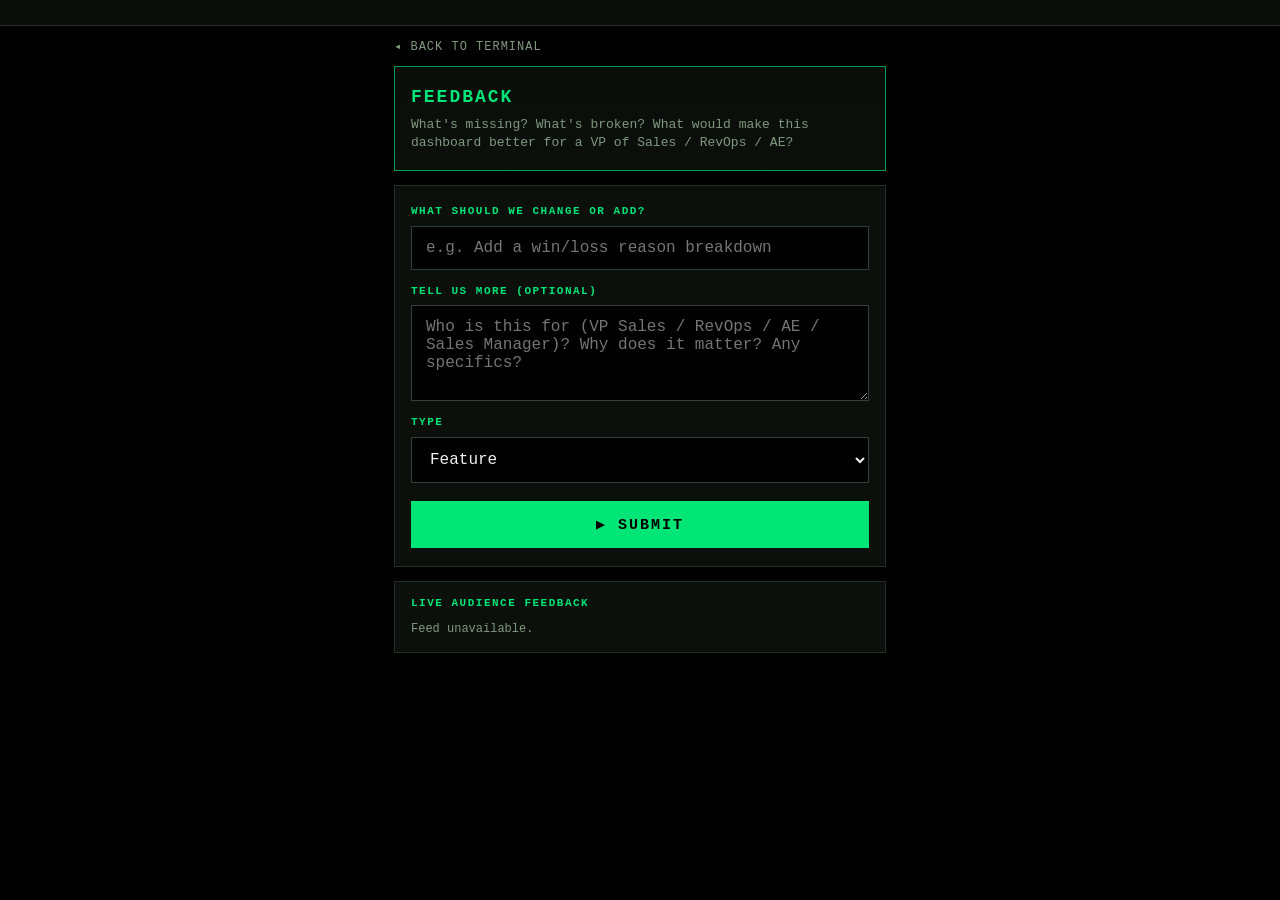
<file: requests.html>
<!doctype html>
<html lang="en">
<head>
  <meta charset="utf-8" />
  <meta name="viewport" content="width=device-width, initial-scale=1, viewport-fit=cover" />
  <title>SALESPULSE LIVE · FEEDBACK</title>
  <meta name="description" content="Submit feedback on the SalesPulse Live dashboard." />
  <link rel="stylesheet" href="styles.css?v=0.1.0" />
</head>
<body>
  <div class="ticker" aria-label="Ticker tape">
    <div class="ticker-track" id="ticker-track"></div>
  </div>

  <div class="req-wrap">
    <a class="nav-back" href="index.html">◂ BACK TO TERMINAL</a>

    <section class="req-hero">
      <h2>FEEDBACK</h2>
      <p>What's missing? What's broken? What would make this dashboard better for a VP of Sales / RevOps / AE?</p>
    </section>

    <section class="req-card">
      <form id="req-form" novalidate>
        <div class="field">
          <label for="f-title">What should we change or add?</label>
          <input id="f-title" type="text" required maxlength="120"
                 placeholder="e.g. Add a win/loss reason breakdown"
                 autocomplete="off" autocapitalize="sentences" />
        </div>

        <div class="field">
          <label for="f-desc">Tell us more (optional)</label>
          <textarea id="f-desc" maxlength="600"
                    placeholder="Who is this for (VP Sales / RevOps / AE / Sales Manager)? Why does it matter? Any specifics?"></textarea>
        </div>

        <div class="field">
          <label for="f-type">Type</label>
          <select id="f-type">
            <option value="Feature">Feature</option>
            <option value="Bug">Bug</option>
            <option value="UI polish">UI polish</option>
            <option value="Insight">Insight</option>
          </select>
        </div>

        <button type="submit" class="submit-btn" id="btn-submit">▶ SUBMIT</button>
        <div class="submit-result" id="result" role="status" aria-live="polite"></div>
      </form>
    </section>

    <section class="live-feed" aria-labelledby="feed-title">
      <h3 id="feed-title">LIVE AUDIENCE FEEDBACK</h3>
      <div id="feed"><div class="feed-empty">Loading…</div></div>
    </section>
  </div>

  <script src="data.js?v=0.1.0"></script>
  <script src="requests.js?v=0.1.0"></script>
</body>
</html>
</file>
<file: styles.css>
/* SalesPulse Live — Bloomberg-style terminal theme (green-on-black, sales floor vibe) */

:root {
  --bg:         #000000;
  --bg-1:       #0a0d0a;
  --bg-2:       #10140f;
  --bg-3:       #161b16;
  --panel:      #0c100c;
  --panel-2:    #131913;
  --border:     #243024;
  --border-2:   #344034;
  --green:      #00e676;     /* primary accent */
  --green-dim:  #00a050;
  --green-soft: #00301a;
  --amber:      #ff9c00;
  --red:        #ff5252;
  --cyan:       #45d0ff;
  --magenta:    #ff5eae;
  --purple:     #b388ff;
  --white:      #f0f0f0;
  --text:       #e8efe8;
  --dim:        #809980;
  --dimmer:     #506050;
  --mono: "IBM Plex Mono", "JetBrains Mono", "Roboto Mono", "Consolas", "Cascadia Mono", "Courier New", monospace;
}

* { box-sizing: border-box; }
html, body { margin: 0; padding: 0; background: var(--bg); }
body {
  font-family: var(--mono);
  color: var(--text);
  font-size: 13px;
  line-height: 1.4;
  -webkit-font-smoothing: antialiased;
  min-height: 100vh;
  overflow-x: hidden;
}

a { color: var(--green); text-decoration: none; }
a:hover { text-decoration: underline; }

.skip-link { position: absolute; left: -9999px; top: 0; background: var(--green); color: #000; padding: 6px 10px; }
.skip-link:focus { left: 6px; top: 6px; z-index: 100; }

.sr-only { position: absolute; width: 1px; height: 1px; overflow: hidden; clip: rect(0 0 0 0); }
.muted { color: var(--dim); }
.green { color: var(--green); }
.red { color: var(--red); }
.amber { color: var(--amber); }
.cyan { color: var(--cyan); }
.purple { color: var(--purple); }

/* TICKER */
.ticker {
  background: var(--bg-1);
  border-bottom: 1px solid var(--border);
  overflow: hidden;
  height: 26px;
  position: relative;
}
.ticker-track {
  display: inline-flex;
  white-space: nowrap;
  animation: tickerScroll 70s linear infinite;
  line-height: 26px;
  font-size: 12px;
  padding-left: 100%;
}
.ticker-item { padding: 0 18px; color: var(--white); }
.ticker-item .sym { color: var(--green); font-weight: 700; margin-right: 6px; }
.ticker-item .val { color: var(--white); margin-right: 4px; }
.ticker-item .chg.up   { color: var(--green); }
.ticker-item .chg.down { color: var(--red); }
.ticker-item .sep      { color: var(--dimmer); margin: 0 8px; }
@keyframes tickerScroll { 0% { transform: translateX(0); } 100% { transform: translateX(-100%); } }

/* TERMINAL BAR */
.terminal-bar {
  background: var(--bg-1);
  border-bottom: 1px solid var(--border);
  padding: 6px 14px;
  display: flex; align-items: center; gap: 14px;
}
.terminal-bar .brand {
  display: flex; align-items: center; gap: 10px;
  color: var(--green); font-weight: 700; letter-spacing: 1px;
}
.terminal-bar .brand .dot {
  width: 10px; height: 10px; background: var(--green);
  display: inline-block; box-shadow: 0 0 10px var(--green);
  animation: pulse 2s ease-in-out infinite;
}
@keyframes pulse { 0%, 100% { opacity: 1; } 50% { opacity: 0.55; } }
.terminal-bar .brand .sub {
  color: var(--dim); font-weight: 400; letter-spacing: 0;
  font-size: 11px; margin-left: 4px;
}
.terminal-bar .clock { margin-left: auto; color: var(--white); font-size: 12px; }
.terminal-bar .clock .lbl { color: var(--dim); margin-right: 6px; }

/* FUNCTION KEYS */
.fkeys {
  background: var(--bg-2);
  border-bottom: 1px solid var(--border);
  display: flex; flex-wrap: wrap; gap: 0;
}
.fkey {
  background: transparent; border: none;
  border-right: 1px solid var(--border);
  color: var(--text);
  padding: 7px 14px;
  font-family: var(--mono); font-size: 12px; cursor: pointer;
  display: flex; align-items: center; gap: 6px;
  text-decoration: none;
}
.fkey .k { color: var(--green); font-weight: 700; }
.fkey:hover { background: var(--green-soft); color: var(--green); }
.fkey.active { background: var(--green); color: #000; }
.fkey.active .k { color: #000; }
.fkey:focus-visible { outline: 1px solid var(--green); outline-offset: -1px; }
.fkey.primary {
  margin-left: auto;
  background: var(--green); color: #000; font-weight: 700;
}
.fkey.primary .k { color: #000; }
.fkey.primary:hover { background: var(--white); }

/* COMMAND BAR */
.cmd-bar {
  background: var(--bg);
  border-bottom: 1px solid var(--border);
  padding: 6px 14px;
  display: flex; align-items: center; gap: 10px;
}
.cmd-bar .prompt { color: var(--green); font-weight: 700; }
.cmd-bar input {
  flex: 1; background: transparent; border: none;
  color: var(--white); font-family: var(--mono); font-size: 13px;
  outline: none; caret-color: var(--green);
}
.cmd-bar input::placeholder { color: var(--dimmer); }
.cmd-bar .hint { color: var(--dim); font-size: 11px; }
.cursor {
  display: inline-block; width: 8px; height: 14px;
  background: var(--green); vertical-align: middle;
  animation: blink 1s steps(2, end) infinite;
}
@keyframes blink { 0%, 50% { opacity: 1; } 50.01%, 100% { opacity: 0; } }

/* MAIN */
main { padding: 10px 12px 50px; max-width: 1600px; margin: 0 auto; }

/* PANEL */
.panel {
  background: var(--panel);
  border: 1px solid var(--border);
  margin-bottom: 10px;
}
.panel-head {
  background: var(--bg-2);
  border-bottom: 1px solid var(--border);
  padding: 6px 12px;
  display: flex; align-items: center; gap: 12px;
  font-size: 11px; letter-spacing: 1.5px; text-transform: uppercase;
}
.panel-head .title { color: var(--green); font-weight: 700; }
.panel-head .sub   { color: var(--dim); font-weight: 400; }
.panel-head .right { margin-left: auto; display: flex; gap: 8px; align-items: center; }
.panel-body { padding: 12px; }
.panel-body.tight { padding: 0; }

/* GRID HELPERS */
.row-grid { display: grid; gap: 10px; }
.cols-2 { grid-template-columns: 1.4fr 1fr; }
.cols-2-eq { grid-template-columns: 1fr 1fr; }
.cols-3 { grid-template-columns: 2fr 1fr 1fr; }
@media (max-width: 900px) {
  .cols-2, .cols-2-eq, .cols-3 { grid-template-columns: 1fr; }
}

/* HERO STRIP */
.hero {
  background: linear-gradient(90deg, var(--panel) 0%, var(--bg-2) 100%);
  border: 1px solid var(--border);
  padding: 12px 14px;
  margin-bottom: 10px;
  display: flex; gap: 18px; align-items: center; flex-wrap: wrap;
}
.hero .label {
  color: var(--green); font-weight: 700; letter-spacing: 1.5px;
  font-size: 11px; text-transform: uppercase;
  padding: 4px 8px; border: 1px solid var(--green-dim);
}
.hero .summary { color: var(--white); font-size: 14px; flex: 1; min-width: 280px; }
.hero .chips { display: flex; flex-wrap: wrap; gap: 6px; }
.chip {
  display: inline-flex; align-items: center; gap: 6px;
  padding: 3px 8px; font-size: 11px; font-weight: 700;
  border: 1px solid var(--border-2); background: var(--bg-1);
  letter-spacing: 0.5px;
}
.chip.good { color: var(--green); border-color: rgba(0,230,118,0.4); }
.chip.warn { color: var(--amber); border-color: rgba(255,156,0,0.4); }
.chip.info { color: var(--cyan);  border-color: rgba(69,208,255,0.4); }
.chip.bad  { color: var(--red);   border-color: rgba(255,82,82,0.4); }

/* NEW vs EXPANSION motion lens (#9) — 3-segment toggle pill in the hero
   strip. Mirrors the .toggle pattern visually so it reads as part of the
   same control family. Aligned to the right edge of the hero on desktop. */
.hero .motion-pill { margin-left: auto; }
.motion-pill {
  display: inline-flex; align-items: stretch;
  border: 1px solid var(--border-2); background: var(--bg-1);
}
.motion-seg {
  background: transparent; color: var(--dim);
  border: none; border-right: 1px solid var(--border-2);
  font-family: var(--mono); font-size: 11px; font-weight: 700; letter-spacing: 1px;
  padding: 5px 10px; cursor: pointer;
}
.motion-seg:last-child { border-right: none; }
.motion-seg:hover { color: var(--white); background: var(--bg-2); }
.motion-seg.active { background: var(--green); color: #000; }
.motion-seg:focus-visible { outline: 2px solid var(--green); outline-offset: -2px; }

/* Per-panel chip injected into .panel-head .sub when the lens is on.
   Green for NEW LOGO; cyan for EXPANSION — matches the .mot-badge color
   contract used inside the TOP OPEN DEALS table. */
.motion-chip {
  display: inline-block; margin-left: 10px;
  padding: 2px 7px; font-size: 10px; font-weight: 700; letter-spacing: 1px;
  color: var(--green); border: 1px solid rgba(0,230,118,0.5); background: rgba(0,230,118,0.08);
}
.motion-chip.exp {
  color: var(--cyan); border-color: rgba(69,208,255,0.5); background: rgba(69,208,255,0.08);
}

/* MOT column badge inside TOP OPEN DEALS. NEW is green (the default
   motion), EXP is cyan so the eye can spot the expansion rows quickly. */
.mot-badge {
  display: inline-block; padding: 1px 6px;
  font-size: 10px; font-weight: 700; letter-spacing: 1px;
  border: 1px solid var(--border-2); background: var(--bg-1);
}
.mot-badge.mot-new { color: var(--green); border-color: rgba(0,230,118,0.5); }
.mot-badge.mot-exp { color: var(--cyan);  border-color: rgba(69,208,255,0.5); }

/* NEW vs EXPANSION mini stacked-bar at the top of PIPELINE BY SEGMENT.
   Always rendered (even on ALL) — it's the headline read for the motion
   split and gives the user a reason to discover the toggle in the hero. */
.motion-split { margin-bottom: 12px; padding-bottom: 12px; border-bottom: 1px dashed var(--border); }
.motion-split .ms-head {
  display: flex; justify-content: space-between; align-items: baseline;
  margin-bottom: 6px; font-size: 11px; letter-spacing: 1px;
}
.motion-split .ms-title { color: var(--green); font-weight: 700; }
.motion-split .ms-sub   { color: var(--dim); }
.motion-split .ms-bar {
  display: flex; width: 100%; height: 22px;
  border: 1px solid var(--border-2); background: var(--bg-1);
}
.motion-split .ms-bar span {
  display: inline-flex; align-items: center; justify-content: center;
  font-size: 10px; font-weight: 700; letter-spacing: 1px; color: #000;
  white-space: nowrap; overflow: hidden;
}
.motion-split .ms-new { background: var(--green); }
.motion-split .ms-exp { background: var(--cyan); }
.motion-split .ms-legend {
  display: flex; gap: 16px; margin-top: 6px; font-size: 11px; color: var(--dim);
  flex-wrap: wrap;
}
.motion-split .ms-legend b { color: var(--white); }
.motion-split .ms-dot {
  display: inline-block; width: 9px; height: 9px; margin-right: 5px;
  vertical-align: middle; border: 1px solid var(--border-2);
}
.motion-split .ms-d-new { background: var(--green); }
.motion-split .ms-d-exp { background: var(--cyan); }

/* KPI TILES */
.kpi-grid {
  display: grid;
  grid-template-columns: repeat(7, 1fr);
  gap: 1px;
  background: var(--border);
  border: 1px solid var(--border);
}
@media (max-width: 1400px) { .kpi-grid { grid-template-columns: repeat(4, 1fr); } }
@media (max-width: 1000px) { .kpi-grid { grid-template-columns: repeat(3, 1fr); } }
@media (max-width: 640px)  { .kpi-grid { grid-template-columns: repeat(2, 1fr); } }
.kpi {
  background: var(--panel);
  padding: 10px 12px;
  border-left: 2px solid var(--green-dim);
}
.kpi.good { border-left-color: var(--green); }
.kpi.warn { border-left-color: var(--amber); }
.kpi.bad  { border-left-color: var(--red); }
.kpi.info { border-left-color: var(--cyan); }
.kpi .k-label {
  color: var(--dim); font-size: 10px;
  letter-spacing: 1.5px; text-transform: uppercase;
  display: flex; justify-content: space-between; align-items: center;
}
.kpi .k-label .badge { color: var(--green); font-size: 9px; }
.kpi .k-value {
  color: var(--white); font-size: 22px; font-weight: 700;
  margin: 4px 0 2px; font-variant-numeric: tabular-nums;
}
.kpi .k-delta { font-size: 12px; font-weight: 700; font-variant-numeric: tabular-nums; }
.kpi .k-delta.up   { color: var(--green); }
.kpi .k-delta.down { color: var(--red); }
.kpi .k-delta.flat { color: var(--dim); }
.kpi .k-note { color: var(--dim); font-size: 11px; margin-top: 4px; }
.kpi .k-whisper {
  color: var(--dimmer); font-size: 10px; margin-top: 3px;
  padding-top: 3px; border-top: 1px dashed var(--border);
  font-variant-numeric: tabular-nums;
}
.kpi .k-whisper b { color: var(--dim); font-weight: 700; }
/* YoY whisper line (#22) — second whisper under the WoW one. No top
   border so the two lines read as a stacked temporal stack. */
.kpi .k-whisper-yoy {
  border-top: none; padding-top: 0; margin-top: 1px;
}
.kpi .k-whisper-yoy .green { color: var(--green); font-weight: 700; }
.kpi .k-whisper-yoy .red   { color: var(--red);   font-weight: 700; }

/* YoY SAME-QUARTER panel (#22) — compact data table reuse +
   a few standalone tweaks for the mismatch chip + summary stat. */
#yoy .data-table tbody td { padding: 5px 10px; }
#yoy .data-table tbody tr:nth-child(odd) { background: rgba(255,255,255,0.012); }
.yoy-mismatch {
  display: inline-block; margin-left: 6px; padding: 0 4px;
  font-size: 9px; font-weight: 700; color: var(--bg);
  background: var(--amber); border-radius: 1px; vertical-align: 1px;
}

/* WoW | YoY toggle in the WHAT CHANGED panel head (#22). */
.chg-toggle {
  display: inline-flex; gap: 0; border: 1px solid var(--border);
  font-family: var(--mono); font-size: 10px; letter-spacing: 0.5px;
  vertical-align: middle;
}
.chg-toggle .seg {
  background: transparent; color: var(--dim); border: 0;
  padding: 2px 8px; cursor: pointer; font: inherit;
}
.chg-toggle .seg:hover { color: var(--green); }
.chg-toggle .seg.active {
  background: var(--green-soft); color: var(--green); font-weight: 700;
}
.chg-toggle .seg + .seg { border-left: 1px solid var(--border); }

/* TOP-3 CONCENTRATION tile (#11) — clickable KPI variant with a
   colored footer micro-stat showing the "if top 3 slip" gap to quota.
   Footer color mirrors the tile-tone signal (green = still covered;
   red = miss). Star badge inside TOP OPEN DEALS marks the same 3 rows
   so the visual link from tile → table is one click and one glance. */
.kpi-clickable { cursor: pointer; transition: background 80ms linear; }
.kpi-clickable:hover { background: var(--bg-2); }
.kpi-clickable:focus-visible { outline: 2px solid var(--green); outline-offset: -2px; }
.kpi-foot {
  margin-top: 6px; padding-top: 4px; border-top: 1px dashed var(--border);
  font-size: 10px; font-weight: 700; letter-spacing: 0.5px;
  font-variant-numeric: tabular-nums;
}
.kpi-foot.good { color: var(--green); }
.kpi-foot.bad  { color: var(--red); }
.kpi-foot.warn { color: var(--amber); }
.deal-top3-star {
  color: var(--amber); font-weight: 700; margin-right: 2px;
  font-size: 12px; line-height: 1; vertical-align: -1px;
}

/* NEXT STEP column + health rollup (#15) — column uses two inline elements
   (text + chip) so it stays compact. Chips reuse green/amber/red borders. */
.next-step { white-space: nowrap; min-width: 130px; }
.ns-text   { color: var(--white); font-size: 11px; }
.ns-missing {
  color: var(--red); font-weight: 700; letter-spacing: 1px;
  font-size: 11px;
}
.ns-chip {
  display: inline-block; padding: 1px 5px; margin-left: 4px;
  font-size: 10px; font-weight: 700; letter-spacing: 0.5px;
  border: 1px solid currentColor; border-radius: 0;
  font-family: var(--mono); vertical-align: 1px;
}
.ns-chip.green { color: var(--green); }
.ns-chip.amber { color: var(--amber); }
.ns-chip.red   { color: var(--red); }
/* Header-stat rollup; lives in the panel-head between sub and controls. */
.deals-health {
  font-size: 11px; color: var(--dim); font-family: var(--mono);
  letter-spacing: 0.5px; margin-left: 12px; white-space: nowrap;
}
.deals-health .dh-label { color: var(--dim); margin-right: 4px; }
.deals-health .dh-good  { color: var(--green); font-weight: 700; }
.deals-health .dh-warn  { color: var(--amber); font-weight: 700; }
.deals-health .dh-bad   { color: var(--red);   font-weight: 700; }
.deals-health .dh-bad.muted { color: var(--dim); font-weight: 400; }
.deals-health .dh-bad.clickable {
  cursor: pointer; padding: 0 4px;
  border: 1px solid transparent;
}
.deals-health .dh-bad.clickable:hover { border-color: var(--red); }
.deals-health .dh-bad.clickable:focus { outline: 1px solid var(--red); outline-offset: 1px; }
.deals-health .dh-bad.active {
  background: rgba(255,82,82,0.12); border-color: var(--red);
}
/* Sortable column header for NEXT STEP. */
.data-table th.sortable { cursor: pointer; user-select: none; }
.data-table th.sortable:hover { color: var(--green); }
.data-table th.sortable.sorted { color: var(--green); }
.data-table th.sortable.sorted::after { content: " ▼"; font-size: 9px; }

@media (max-width: 720px) {
  .deals-health { display: block; width: 100%; margin: 4px 0 0 0; }
  .next-step { min-width: 90px; }
  .ns-text { display: none; }
}

/* MOMENTUM column + 12-cell heatmap ribbon (#14). Reuses green/amber/red
   palette so no new colors. Heatmap cells are flat buttons (no shadows). */
.momentum { white-space: nowrap; min-width: 90px; }
.mo-dot { font-size: 13px; vertical-align: -1px; }
.mo-dot.mo-hot  { color: var(--green); }
.mo-dot.mo-warm { color: var(--amber); }
.mo-dot.mo-cold { color: var(--red); }
.mo-score { font-weight: 700; font-family: var(--mono); padding-left: 2px; }
.mo-trend { font-size: 11px; padding-left: 4px; font-weight: 700; }
.mo-trend.mo-up   { color: var(--green); }
.mo-trend.mo-down { color: var(--red); }
.mo-trend.mo-flat { color: var(--dim); }

.mo-heat {
  display: grid; grid-template-columns: repeat(12, 1fr);
  gap: 2px; margin: 0 0 8px 0;
}
.mo-cell {
  display: flex; flex-direction: column; align-items: center; justify-content: center;
  background: var(--bg-1); border: 1px solid var(--border); padding: 4px 2px;
  font-family: var(--mono); font-size: 9px; letter-spacing: 0.5px;
  color: var(--white); cursor: pointer; min-height: 30px;
}
.mo-cell:hover  { border-color: var(--green); }
.mo-cell:focus  { outline: 1px solid var(--green); outline-offset: 1px; }
.mo-cell.mo-hot  { border-left: 3px solid var(--green); color: var(--green); }
.mo-cell.mo-warm { border-left: 3px solid var(--amber); color: var(--amber); }
.mo-cell.mo-cold { border-left: 3px solid var(--red);   color: var(--red); }
.mo-cell-lbl   { font-weight: 700; font-size: 10px; }
.mo-cell-trend { font-size: 10px; color: inherit; opacity: 0.85; line-height: 1; margin-top: 1px; }

@media (max-width: 720px) {
  .mo-heat { grid-template-columns: repeat(6, 1fr); }
  .mo-score { display: none; }
  .momentum { min-width: 56px; }
}

/* QUAL (MEDDIC 0-8) — #20.
   Compact column rendering: tone-colored X/8 number + 8-cell segmented bar
   in MEDDPICC order. Hover the bar to see which letters are missing. */
.qual-cell { white-space: nowrap; min-width: 110px; }
.qual-num  { font-weight: 700; font-size: 12px; letter-spacing: 0.02em; }
.qual-num.green { color: var(--green); }
.qual-num.amber { color: var(--amber); }
.qual-num.red   { color: var(--red); }
.qual-weak {
  display: inline-block; margin-left: 4px; padding: 0 4px;
  font-size: 9px; font-weight: 700; color: var(--bg);
  background: var(--red); border-radius: 1px; vertical-align: 1px;
}
.qual-bar {
  display: inline-grid; grid-template-columns: repeat(8, 1fr);
  gap: 1px; margin-left: 6px; vertical-align: middle;
}
.qual-bar-cell {
  width: 9px; height: 11px; font-size: 8px; line-height: 11px;
  text-align: center; font-weight: 700; letter-spacing: 0;
  background: var(--border); color: var(--dim);
}
.qual-bar-cell.on  { background: var(--green-soft); color: var(--green); }
.qual-bar-cell.off { background: rgba(255,80,80,0.18); color: var(--red); }
.data-table thead th#th-qual { cursor: pointer; }
.data-table thead th#th-qual.sorted { color: var(--green); }
@media (max-width: 480px) {
  .qual-cell  { min-width: 44px; }
  .qual-bar   { display: none; }
  .qual-cell:active .qual-bar,
  .qual-cell:focus  .qual-bar { display: inline-grid; }
}

/* WHAT CHANGED SINCE LAST FORECAST — 4-card grid (stacks ≤720px).
   Card style is minimal (no rounded corners / shadows) to fit the
   terminal aesthetic. Lists inside cards are dense, tabular. */
.changed-grid {
  display: grid; grid-template-columns: repeat(4, 1fr);
  gap: 1px; background: var(--border);
}
.change-card {
  background: var(--panel); padding: 10px 12px;
  display: flex; flex-direction: column; gap: 6px;
  min-width: 0;
}
.change-card .card-title {
  color: var(--green); font-size: 10px; font-weight: 700;
  letter-spacing: 1.5px; text-transform: uppercase;
}
.change-card .card-big {
  display: flex; gap: 6px; align-items: baseline; flex-wrap: wrap;
  font-size: 16px; color: var(--white); font-variant-numeric: tabular-nums;
}
.change-card .card-row {
  display: flex; gap: 6px; align-items: center; font-size: 11px; flex-wrap: wrap;
}
.change-card .card-row-spaced { justify-content: space-between; }
.chg-list { list-style: none; padding: 0; margin: 0; display: flex; flex-direction: column; gap: 2px; }
.chg-row {
  display: grid; grid-template-columns: 1fr auto;
  gap: 4px 8px; align-items: baseline;
  padding: 4px 6px; font-size: 11px;
  border-bottom: 1px dashed var(--border);
  font-variant-numeric: tabular-nums;
}
.chg-row:last-child { border-bottom: none; }
.chg-row[data-account] { cursor: pointer; }
.chg-row[data-account]:hover  { background: var(--bg-2); }
.chg-row[data-account]:focus  { outline: 1px solid var(--green); outline-offset: -1px; }
.chg-row .chg-acct { color: var(--white); font-weight: 700; grid-column: 1; }
.chg-row .chg-mid  { grid-column: 1 / -1; color: var(--dim); font-size: 10px; }
.chg-row .chg-amt  { grid-column: 2; grid-row: 1; color: var(--green); font-weight: 700; }
.chg-risk-toggle { align-self: flex-start; }
.chg-risk-list { list-style: none; padding: 4px 0 0; margin: 0; font-size: 11px; }
.chg-risk-list li { padding: 3px 0; border-bottom: 1px dashed var(--border); }
.chg-risk-list li:last-child { border-bottom: none; }
.chg-risk-list .risk-new    { color: var(--red); }
.chg-risk-list .risk-closed { color: var(--green); }

/* CHART (SVG line) */
.chart-wrap { position: relative; height: 240px; padding: 6px 6px 0; }
.chart-svg { width: 100%; height: 100%; display: block; }
.chart-grid line { stroke: var(--border); stroke-width: 1; }
.chart-axis text { fill: var(--dim); font-family: var(--mono); font-size: 10px; }
.chart-area  { fill: rgba(0,230,118,0.10); }
.chart-band  { fill: var(--green-soft); fill-opacity: 0.15; stroke: none; pointer-events: none; }
.chart-line  { fill: none; stroke: var(--green); stroke-width: 2; }
.chart-line.amber { stroke: var(--amber); }
.chart-line.cyan  { stroke: var(--cyan); }
.chart-area.amber { fill: rgba(255,156,0,0.10); }
.chart-area.cyan  { fill: rgba(69,208,255,0.10); }
.chart-dot { fill: var(--green); }
.chart-dot.amber { fill: var(--amber); }
.chart-dot.cyan  { fill: var(--cyan); }
.chart-quota { fill: none; stroke: var(--amber); stroke-width: 1.5; stroke-dasharray: 4 4; }
.chart-pace  { fill: none; stroke: var(--dim);   stroke-width: 1.5; stroke-dasharray: 2 3; opacity: 0.9; }
/* Projection extension (#17) — same color as selected series, dashed. */
.chart-line-proj { stroke-dasharray: 5 4; stroke-width: 2; opacity: 0.9; }
.chart-band-proj { fill-opacity: 0.10; }
.chart-dot-proj  { fill: var(--green); opacity: 0.75; }
.chart-proj-end  { fill: none; stroke: var(--green); stroke-width: 1.5; }
.chart-proj-end-lbl { fill: var(--green); font-family: var(--mono); font-size: 9px; font-weight: 700; letter-spacing: 0.5px; }
.chart-now       { stroke: var(--dim); stroke-width: 1; stroke-dasharray: 1 3; opacity: 0.5; }
.chart-now-lbl   { fill: var(--dim); font-family: var(--mono); font-size: 9px; letter-spacing: 1px; }
.chart-stat {
  position: absolute; top: 8px; right: 12px;
  display: flex; gap: 14px; font-size: 11px; flex-wrap: wrap; justify-content: flex-end;
  max-width: calc(100% - 16px);
}
.chart-stat span { color: var(--dim); }
.chart-stat b { color: var(--white); font-weight: 700; margin-left: 4px; }
/* PROJECTED Q-END mini-stat (#17) — block style, sits in chart-stat row. */
.chart-stat .proj-block {
  display: flex; flex-direction: column; gap: 2px; padding-left: 14px;
  border-left: 1px solid var(--border-2); align-items: flex-start;
  cursor: help;
}
.chart-stat .proj-lbl   { color: var(--dim); font-size: 10px; letter-spacing: 1px; }
.chart-stat .proj-big   { font-size: 16px; font-weight: 700; font-family: var(--mono); margin: 0; }
.chart-stat .proj-big.green { color: var(--green); }
.chart-stat .proj-big.amber { color: var(--amber); }
.chart-stat .proj-big.red   { color: var(--red); }
.chart-stat .proj-range { color: var(--dim); font-size: 10px; }
.chart-stat .proj-gap   { font-size: 10px; font-weight: 700; }
.chart-stat .proj-gap.green { color: var(--green); }
.chart-stat .proj-gap.amber { color: var(--amber); }
.chart-stat .proj-gap.red   { color: var(--red); }
.chart-stat .proj-best  { color: var(--dim); font-size: 10px; }
.chart-legend {
  display: flex; gap: 14px; padding: 0 14px 6px; font-size: 11px; color: var(--dim); flex-wrap: wrap;
}
.chart-legend .swatch { display: inline-block; width: 10px; height: 10px; vertical-align: middle; margin-right: 5px; }
.chart-legend .swatch-band { background: var(--green-soft); opacity: 0.6; border: 1px solid var(--green-dim); }
.chart-legend .swatch-pace { background: var(--dim); height: 2px; margin-bottom: 3px; }
.chart-legend .swatch-proj { background: linear-gradient(90deg, var(--green) 0 6px, transparent 6px 10px); height: 2px; margin-bottom: 3px; }
.chart-legend .swatch-pipe-target { background: var(--amber); height: 2px; margin-bottom: 3px; opacity: 0.9; }
.chart-legend .swatch-pipe-miss   { background: var(--red); border-radius: 50%; width: 8px; height: 8px; }
.chart-caption { padding: 0 14px 12px; font-size: 11px; color: var(--dim); min-height: 14px; }

/* TOGGLES */
.toggle-group { display: inline-flex; border: 1px solid var(--border-2); }
.toggle {
  background: var(--bg-1); border: none; color: var(--dim);
  padding: 4px 10px; font-family: var(--mono); font-size: 11px;
  cursor: pointer; letter-spacing: 1px; text-transform: uppercase;
  border-right: 1px solid var(--border-2);
}
.toggle:last-child { border-right: none; }
.toggle:hover { color: var(--green); }
.toggle.active { background: var(--green); color: #000; font-weight: 700; }

/* INPUTS */
.input, select, textarea {
  background: var(--bg);
  border: 1px solid var(--border-2);
  color: var(--white);
  font-family: var(--mono); font-size: 12px;
  padding: 6px 10px;
  min-width: 160px;
}
.input.input-sm { min-width: 130px; padding: 6px 8px; font-size: 11px; }
.input:focus, select:focus, textarea:focus { outline: none; border-color: var(--green); }
.input::placeholder { color: var(--dimmer); }
select option { background: var(--bg); color: var(--white); }

/* BUTTONS */
.btn {
  background: var(--bg-1);
  border: 1px solid var(--border-2);
  color: var(--text);
  padding: 6px 12px;
  font-family: var(--mono); font-size: 12px;
  cursor: pointer; letter-spacing: 0.5px;
  display: inline-flex; align-items: center; gap: 6px;
}
.btn:hover { border-color: var(--green); color: var(--green); }
.btn.active {
  background: var(--green); color: #000; border-color: var(--green); font-weight: 700;
}
.btn.active:hover { background: var(--white); border-color: var(--white); color: #000; }
.btn.primary {
  background: var(--green); color: #000; border-color: var(--green); font-weight: 700;
}
.btn.primary:hover { background: var(--white); border-color: var(--white); color: #000; }
.btn.danger { border-color: rgba(255,82,82,0.4); color: var(--red); }
.btn.sm { padding: 3px 8px; font-size: 11px; }

.controls { display: flex; gap: 8px; flex-wrap: wrap; align-items: center; }

/* TABLE */
.data-table {
  width: 100%; border-collapse: collapse;
  font-family: var(--mono); font-size: 12px;
}
.data-table th, .data-table td {
  padding: 7px 12px; text-align: left;
  border-bottom: 1px solid var(--border);
  font-variant-numeric: tabular-nums;
}
.data-table th {
  background: var(--bg-2);
  color: var(--green); font-weight: 700;
  font-size: 10px; letter-spacing: 1.5px; text-transform: uppercase;
}
.data-table tbody tr:hover { background: var(--bg-2); }
.data-table td.num { text-align: right; }
.data-table td.center { text-align: center; }

.status-pill {
  display: inline-block; padding: 1px 7px; font-size: 10px; font-weight: 700;
  letter-spacing: 1px; text-transform: uppercase; border: 1px solid;
}
.status-pill.commit     { color: var(--green); border-color: var(--green); }
.status-pill.upside     { color: var(--cyan);  border-color: var(--cyan); }
.status-pill.bestcase   { color: var(--cyan);  border-color: var(--cyan); }
.status-pill.risk       { color: var(--red);   border-color: var(--red); }
.status-pill.omitted    { color: var(--dim);   border-color: var(--dim); }
.status-pill.won        { color: var(--green); border-color: var(--green); }
.status-pill.lost       { color: var(--red);   border-color: var(--red); }
.status-pill.open       { color: var(--amber); border-color: var(--amber); }
.status-pill.closed     { color: var(--dim);   border-color: var(--dim); }

/* SLIPPAGE — header stat strip + concentration footer.
   The amount column in .slip-table uses inline .red/.amber classes for
   severity (≥$1M / $500K-$999K). Row hover + click-to-jump highlight
   below relies on .data-table tbody tr:hover (already styled). */
.slip-stat {
  display: flex; gap: 10px; align-items: center; flex-wrap: wrap;
  padding: 10px 14px;
  border-bottom: 1px dashed var(--border);
  font-size: 12px; color: var(--white);
  letter-spacing: 0.5px;
}
.slip-stat .sep { color: var(--dimmer); }
.slip-stat b { font-weight: 700; }
.slip-table tbody tr { cursor: pointer; }
.slip-table tbody tr:focus { outline: 1px solid var(--green); outline-offset: -1px; background: var(--bg-2); }
.slip-foot {
  display: flex; gap: 10px; align-items: center; flex-wrap: wrap;
  padding: 8px 14px 12px;
  border-top: 1px dashed var(--border);
  font-size: 11px; color: var(--white);
}
.slip-foot .sep { color: var(--dimmer); }
.slip-foot b { color: var(--green); font-weight: 700; }

/* Click-to-jump highlight: a 1.5s green pulse on the matched deal row.
   Uses only var(--green-soft) — no new color tokens. */
@keyframes rowPulse {
  0%   { background-color: var(--green-soft); box-shadow: inset 0 0 0 1px var(--green-dim); }
  100% { background-color: transparent;       box-shadow: inset 0 0 0 1px transparent; }
}
.data-table tbody tr.highlight-pulse { animation: rowPulse 1.5s ease-out; }

/* FUNNEL */
.funnel { padding: 8px 14px 16px; }
.funnel-stage {
  display: grid; grid-template-columns: 130px 1fr 110px 80px; gap: 10px;
  align-items: center; padding: 6px 0;
  border-bottom: 1px dashed var(--border);
}
.funnel-stage:last-child { border-bottom: none; }
.funnel-name { color: var(--white); font-weight: 700; font-size: 12px; letter-spacing: 1px; text-transform: uppercase; }
.funnel-bar-col { display: flex; flex-direction: column; gap: 4px; min-width: 0; }
.funnel-bar-wrap { background: var(--bg); border: 1px solid var(--border); height: 22px; position: relative; }
.funnel-bar {
  height: 100%; background: linear-gradient(90deg, var(--green-dim), var(--green));
  display: flex; align-items: center; padding-left: 8px;
  color: #000; font-weight: 700; font-size: 11px;
  font-variant-numeric: tabular-nums;
}
.funnel-amount { color: var(--green); text-align: right; font-variant-numeric: tabular-nums; font-weight: 700; }
.funnel-conv {
  text-align: right; color: var(--dim); font-size: 11px;
  font-variant-numeric: tabular-nums;
}
.funnel-conv.good { color: var(--green); }
.funnel-conv.warn { color: var(--amber); }
.funnel-conv.bad  { color: var(--red); }

/* FUNNEL AGING BUCKETS */
.funnel-buckets { display: flex; gap: 6px; flex-wrap: wrap; font-size: 10px; }
.bucket {
  display: inline-flex; align-items: center; gap: 5px;
  padding: 1px 7px; border: 1px solid var(--border-2);
  color: var(--dim); letter-spacing: 0.5px;
  font-variant-numeric: tabular-nums;
}
.bucket .b-lbl { color: var(--dim); text-transform: uppercase; }
.bucket b { color: var(--white); font-weight: 700; }
.bucket.old { color: var(--red); border-color: rgba(255,82,82,0.4); background: rgba(255,82,82,0.05); }
.bucket.old .b-lbl, .bucket.old b { color: var(--red); }

/* REP TABLE */
.attainment-bar { display: inline-block; width: 80px; height: 8px; background: var(--bg); border: 1px solid var(--border); vertical-align: middle; margin-right: 6px; }
.attainment-bar > span { display: block; height: 100%; background: var(--green); }
.attainment-bar > span.warn { background: var(--amber); }
.attainment-bar > span.bad  { background: var(--red); }

/* SEGMENT GRID */
.seg-grid {
  display: grid;
  grid-template-columns: repeat(auto-fill, minmax(180px, 1fr));
  gap: 1px; background: var(--border); border: 1px solid var(--border);
}
.seg {
  background: var(--panel); padding: 10px 12px;
}
.seg .seg-name { color: var(--green); font-weight: 700; font-size: 11px; letter-spacing: 1px; text-transform: uppercase; }
.seg .seg-value { color: var(--white); font-size: 18px; margin: 4px 0; font-weight: 700; font-variant-numeric: tabular-nums; }
.seg .seg-bar { height: 6px; background: var(--bg); border: 1px solid var(--border); }
.seg .seg-bar > span { display: block; height: 100%; background: var(--green); }
.seg .seg-meta { color: var(--dim); font-size: 11px; margin-top: 4px; display: flex; justify-content: space-between; }

/* RISK LIST */
.risk-list { list-style: none; margin: 0; padding: 0; }
.risk-item {
  display: flex; align-items: center; gap: 12px;
  padding: 8px 0; border-bottom: 1px dashed var(--border);
  font-size: 12px;
}
.risk-item:last-child { border-bottom: none; }
.risk-item .risk-text { flex: 1; color: var(--white); }
.risk-item.reviewed .risk-text { color: var(--dimmer); text-decoration: line-through; }
.sev {
  display: inline-flex; padding: 2px 8px; font-size: 10px; font-weight: 700;
  letter-spacing: 1px; text-transform: uppercase;
  border: 1px solid; min-width: 70px; justify-content: center;
}
.sev.low    { color: var(--cyan);  border-color: var(--cyan); }
.sev.medium { color: var(--amber); border-color: var(--amber); }
.sev.high   { color: var(--red);   border-color: var(--red); }

/* INSIGHTS */
.insight-list { margin: 0; padding-left: 18px; }
.insight-list li { margin-bottom: 8px; line-height: 1.6; color: var(--text); }
.insight-list li::marker { color: var(--green); }

/* RELEASE NOTES */
.rel-list { list-style: none; margin: 0; padding: 0; font-size: 12px; }
.rel-list li {
  padding: 6px 0; border-bottom: 1px dashed var(--border);
  display: flex; gap: 12px; align-items: center;
}
.rel-list li:last-child { border-bottom: none; }
.rel-list .ver {
  color: var(--green); font-weight: 700; min-width: 50px;
  border: 1px solid var(--green-dim); text-align: center;
  padding: 1px 4px; font-size: 11px;
}

/* STATUS BAR */
.status-bar {
  position: fixed; bottom: 0; left: 0; right: 0;
  background: var(--green);
  color: #000;
  font-family: var(--mono); font-size: 11px; font-weight: 700;
  padding: 4px 14px;
  display: flex; gap: 18px; align-items: center;
  border-top: 1px solid #000;
  letter-spacing: 1px;
  z-index: 60;
}
.status-bar .seg { display: flex; gap: 6px; align-items: center; }
.status-bar .seg .l { opacity: 0.7; }
.status-bar .seg.right { margin-left: auto; }

/* REQUESTS PAGE */
.req-wrap { max-width: 520px; margin: 0 auto; padding: 12px 14px 80px; }
.req-hero {
  padding: 18px 16px;
  border: 1px solid var(--green-dim);
  background: linear-gradient(180deg, var(--bg-1) 0%, var(--panel) 100%);
  margin-bottom: 14px;
}
.req-hero h2 { margin: 0 0 6px; color: var(--green); font-size: 18px; letter-spacing: 2px; }
.req-hero p { margin: 0; color: var(--dim); font-size: 13px; }
.req-card { background: var(--panel); border: 1px solid var(--border); padding: 18px 16px; margin-bottom: 14px; }
.field { display: flex; flex-direction: column; gap: 6px; margin-bottom: 14px; }
.field label {
  font-size: 11px; letter-spacing: 1.5px; text-transform: uppercase;
  color: var(--green); font-weight: 700;
}
.field input, .field select, .field textarea {
  width: 100%; background: var(--bg);
  border: 1px solid var(--border-2);
  color: var(--white); padding: 12px 14px;
  font-family: var(--mono); font-size: 16px;
}
.field textarea { resize: vertical; min-height: 96px; }
.field input:focus, .field select:focus, .field textarea:focus {
  outline: none; border-color: var(--green);
  box-shadow: 0 0 0 2px rgba(0,230,118,0.15);
}
.submit-btn {
  width: 100%; background: var(--green); color: #000; border: none;
  padding: 14px; font-family: var(--mono); font-size: 15px;
  font-weight: 700; letter-spacing: 2px; cursor: pointer;
  margin-top: 4px;
}
.submit-btn:hover { background: var(--white); }
.submit-result { margin-top: 14px; padding: 12px 14px; font-size: 13px; display: none; }
.submit-result.show { display: block; }
.submit-result.good { background: rgba(0,230,118,0.08); border: 1px solid var(--green); color: var(--green); }
.submit-result.err  { background: rgba(255,82,82,0.08); border: 1px solid var(--red); color: var(--red); }

.live-feed { background: var(--panel); border: 1px solid var(--border); padding: 14px 16px; margin-top: 14px; }
.live-feed h3 { margin: 0 0 10px; color: var(--green); font-size: 11px; letter-spacing: 1.5px; }
.live-feed .feed-empty { color: var(--dim); font-size: 12px; }
.live-feed ul { list-style: none; margin: 0; padding: 0; }
.live-feed li { padding: 8px 0; border-bottom: 1px dashed var(--border); font-size: 13px; color: var(--white); display: flex; gap: 10px; align-items: flex-start; }
.live-feed li:last-child { border-bottom: none; }
.live-feed .tag { flex-shrink: 0; font-size: 10px; padding: 1px 6px; border: 1px solid var(--green-dim); color: var(--green); letter-spacing: 1px; font-weight: 700; }
.live-feed .feed-meta { font-size: 11px; color: var(--dim); display: block; margin-top: 2px; }

.nav-back {
  display: inline-flex; align-items: center; gap: 6px;
  color: var(--dim); font-size: 12px; text-decoration: none;
  margin-bottom: 10px; letter-spacing: 1px;
}
.nav-back:hover { color: var(--green); }

/* RESPONSIVE */
@media (max-width: 720px) {
  .terminal-bar .brand .sub { display: none; }
  .terminal-bar { padding: 6px 10px; gap: 8px; }
  .fkeys { overflow-x: auto; flex-wrap: nowrap; }
  .fkey { padding: 7px 10px; flex-shrink: 0; }
  .fkey.primary { margin-left: 0; }
  .hero { flex-direction: column; align-items: flex-start; }
  /* Funnel mobile (#5): keep conversion label visible by stacking it as a
     second-row caption under the bar/amount so every stage — including
     Closed Won's "— win —" — renders consistently down to 360px. */
  .funnel-stage {
    grid-template-columns: 80px 1fr 70px;
    grid-template-rows: auto auto;
    column-gap: 8px;
    row-gap: 2px;
  }
  .funnel-stage .funnel-name {
    grid-column: 1; grid-row: 1 / span 2; align-self: center;
  }
  .funnel-stage .funnel-bar-col { grid-column: 2; grid-row: 1; }
  .funnel-stage .funnel-amount  { grid-column: 3; grid-row: 1; }
  .funnel-stage .funnel-conv {
    display: block;
    grid-column: 2 / span 2;
    grid-row: 2;
    text-align: left;
    font-size: 10px;
    padding-left: 2px;
  }
  .status-bar { font-size: 10px; gap: 10px; padding: 4px 8px; overflow-x: auto; }
  /* Slippage panel: stack stat row, allow horizontal scroll on the table,
     wrap the concentration footer onto multiple lines. */
  .slip-stat { font-size: 11px; gap: 6px 8px; padding: 8px 10px; }
  .slip-foot { font-size: 10px; gap: 6px 8px; padding: 6px 10px 10px; }
  .slip-table { min-width: 560px; }
  /* Chart stat: keep horizontal but allow wrap and shrink so PACE + vs PACE
     don't collide with the toggle group above. */
  .chart-stat { gap: 8px 12px; font-size: 10px; top: 4px; right: 8px; }
  /* WHAT CHANGED panel: stack 4 cards into 1 column on mobile. */
  .changed-grid { grid-template-columns: 1fr; }
  .change-card .card-big { font-size: 14px; }
  /* NEW vs EXPANSION pill (#9): on mobile the hero stacks (already set
     to flex-direction:column above), so let the pill take a full row
     and stretch its segments edge-to-edge for easy thumb-tapping. */
  .hero .motion-pill { margin-left: 0; width: 100%; }
  .motion-seg { flex: 1 1 0; text-align: center; padding: 7px 6px; }
  /* Motion-split bar on segments: stack legend nicely, ensure bar stays
     readable when labels would overflow tiny widths. */
  .motion-split .ms-bar { height: 20px; }
  .motion-split .ms-bar span { font-size: 9px; }
  .motion-split .ms-legend { gap: 8px; font-size: 10px; }
}

/* PIPELINE CREATED (#12) — leading-indicator panel.
   Stat row mirrors .slip-stat / .chart-stat pattern; bars are pure SVG
   so no new assets are introduced. Target line and miss-dot use the
   same amber/red semantic colors as the rest of the dashboard. */
.pipe-stat {
  display: flex; gap: 14px; align-items: center; flex-wrap: wrap;
  padding: 10px 14px;
  border-bottom: 1px dashed var(--border);
  font-size: 12px; color: var(--white); letter-spacing: 0.5px;
}
.pipe-stat > div { display: flex; flex-direction: column; min-width: 96px; }
.pipe-stat span { color: var(--dim); font-size: 10px; letter-spacing: 1.5px; text-transform: uppercase; }
.pipe-stat b { font-weight: 700; font-size: 14px; font-variant-numeric: tabular-nums; }
.pipe-stat .muted { color: var(--dim); font-size: 11px; font-weight: 400; text-transform: none; letter-spacing: 0; margin-top: 2px; }
.pipe-stat .green { color: var(--green); }
.pipe-stat .amber { color: var(--amber); }
.pipe-stat .red   { color: var(--red); }

.pipe-chart-wrap { padding: 8px 14px 4px; height: 200px; }
.pipe-svg { width: 100%; height: 100%; display: block; }
.pipe-svg .chart-grid line { stroke: var(--border); stroke-width: 1; }
.pipe-svg .chart-grid text { fill: var(--dim); font-size: 9px; font-family: var(--mono); }
.pipe-svg .chart-axis text { fill: var(--dim); font-size: 10px; font-family: var(--mono); letter-spacing: 1px; }
.pipe-svg .pipe-bar-in  { fill: var(--green); }
.pipe-svg .pipe-bar-out { fill: var(--amber); opacity: 0.85; }
.pipe-svg .pipe-target  { stroke: var(--amber); stroke-width: 1.5; stroke-dasharray: 4 4; opacity: 0.9; }
.pipe-svg .pipe-target-lbl { fill: var(--amber); font-size: 9px; font-family: var(--mono); letter-spacing: 1px; }
.pipe-svg .pipe-miss-dot { fill: var(--red); stroke: var(--bg); stroke-width: 1; }

.pipe-legend {
  display: flex; gap: 14px; padding: 4px 14px 8px; font-size: 11px; color: var(--dim); flex-wrap: wrap;
}
.pipe-legend .swatch { display: inline-block; width: 10px; height: 10px; vertical-align: middle; margin-right: 5px; }

.pipe-mix-head {
  display: flex; justify-content: space-between; align-items: baseline;
  padding: 8px 14px 4px; font-size: 11px; letter-spacing: 1px;
  color: var(--green); font-weight: 700; border-top: 1px dashed var(--border);
}
.pipe-mix-head .muted { color: var(--dim); font-weight: 400; letter-spacing: 0; }

.pipe-mix { padding: 0 14px 6px; }
.pipe-mix-bar {
  display: flex; width: 100%; height: 22px;
  border: 1px solid var(--border-2); background: var(--bg-1);
}
.pipe-mix-bar span {
  display: inline-flex; align-items: center; justify-content: center;
  font-size: 10px; font-weight: 700; letter-spacing: 1px; color: #000;
  white-space: nowrap; overflow: hidden;
}
.pipe-mix-bar .pipe-mix-out { background: var(--green); }
.pipe-mix-bar .pipe-mix-in  { background: var(--cyan); }
.pipe-mix-bar .pipe-mix-pa  { background: var(--amber); }
.pipe-mix-bar .pipe-mix-ex  { background: var(--magenta); color: var(--white); }

.pipe-mix-legend {
  display: flex; gap: 14px; margin-top: 6px; font-size: 11px; color: var(--dim); flex-wrap: wrap;
}
.pipe-mix-legend b { color: var(--white); }
.pipe-mix-legend .pipe-mix-dot {
  display: inline-block; width: 9px; height: 9px; margin-right: 5px;
  vertical-align: middle; border: 1px solid var(--border-2);
}

.pipe-caption { padding: 4px 14px 12px; font-size: 11px; color: var(--dim); min-height: 14px; }

@media (max-width: 720px) {
  .pipe-stat { font-size: 11px; gap: 8px 10px; padding: 8px 10px; }
  .pipe-stat > div { min-width: 80px; }
  .pipe-stat b { font-size: 13px; }
  .pipe-chart-wrap { height: 180px; padding: 6px 8px 2px; }
  .pipe-mix-bar { height: 20px; }
  .pipe-mix-bar span { font-size: 9px; }
  .pipe-mix-legend { gap: 8px; font-size: 10px; }
  .pipe-legend { gap: 10px; font-size: 10px; padding: 4px 10px 8px; }
}

/* NEXT-QUARTER COVERAGE (#16) — 3-column grid + shared bar viz. */
.fc-grid {
  display: grid; grid-template-columns: 1fr 1fr 1fr; gap: 1px;
  background: var(--border); padding: 0; margin: 0 14px 6px;
  border: 1px solid var(--border);
}
.fc-col {
  background: var(--bg-1); padding: 10px 12px 12px;
  display: flex; flex-direction: column; gap: 4px;
  position: relative;
}
.fc-col.is-current { background: var(--bg-2); }
.fc-col-head {
  display: flex; justify-content: space-between; align-items: baseline;
  font-size: 10px; letter-spacing: 1.5px; text-transform: uppercase;
}
.fc-col-head .fc-label { color: var(--white); font-weight: 700; }
.fc-col-head .fc-cur { color: var(--green); font-size: 9px; letter-spacing: 1px; }
.fc-col-head .fc-wk { font-size: 10px; }
.fc-big {
  font-size: 32px; font-weight: 700; font-family: var(--mono);
  line-height: 1.1; font-variant-numeric: tabular-nums; margin: 4px 0 0;
}
.fc-big.green { color: var(--green); }
.fc-big.amber { color: var(--amber); }
.fc-big.red   { color: var(--red); }
.fc-tgt { font-size: 10px; letter-spacing: 1px; text-transform: uppercase; margin-bottom: 4px; }
.fc-sec {
  display: flex; flex-wrap: wrap; gap: 6px; font-size: 11px;
  font-variant-numeric: tabular-nums; padding-top: 4px;
  border-top: 1px solid var(--border-2);
}
.fc-sec .sep { color: var(--border-2); }
.fc-sec b { color: var(--white); font-weight: 700; }
.fc-sec .muted { color: var(--dim); font-size: 10px; }
.fc-action {
  margin-top: 6px; padding: 4px 6px; font-size: 11px; font-weight: 700;
  letter-spacing: 0.5px; text-transform: uppercase;
  border-left: 2px solid currentColor;
}
.fc-action.green { color: var(--green); }
.fc-action.amber { color: var(--amber); background: rgba(255,156,0,0.06); }
.fc-action.red   { color: var(--red);   background: rgba(255,82,82,0.06); }
.fc-action b { font-family: var(--mono); }
.fc-mismatch {
  position: absolute; top: 6px; right: 8px;
  color: var(--amber); font-size: 9px; letter-spacing: 1px;
  background: var(--bg-0); padding: 2px 4px; border: 1px solid var(--amber);
  cursor: help;
}
.fc-bar-wrap { padding: 4px 14px 0; }
.fc-svg { width: 100%; height: 110px; display: block; }
.fc-svg .fc-row-lbl { fill: var(--dim); font-family: var(--mono); font-size: 10px; letter-spacing: 1px; }
.fc-svg .fc-row-val { font-family: var(--mono); font-size: 10px; font-weight: 700; font-variant-numeric: tabular-nums; }
.fc-svg .fc-axis    { fill: var(--dim); font-family: var(--mono); font-size: 9px; letter-spacing: 1px; }
.fc-svg .fc-target-marker { /* color/style set inline */ }
.fc-legend {
  display: flex; gap: 14px; padding: 4px 14px 6px; font-size: 11px; color: var(--dim); flex-wrap: wrap;
}
.fc-legend .swatch { display: inline-block; width: 10px; height: 10px; vertical-align: middle; margin-right: 5px; }
.fc-legend .swatch-fc-target { background: var(--white); height: 2px; margin-bottom: 3px; opacity: 0.9; }
.fc-legend .swatch-fc-w { background: var(--green); opacity: 0.7; }
.fc-caption { padding: 0 14px 12px; font-size: 11px; color: var(--dim); }
.fc-caption b { color: var(--white); }
.fc-caption .green { color: var(--green); }
.fc-caption .amber { color: var(--amber); }
.fc-caption .red   { color: var(--red); }

@media (max-width: 720px) {
  .fc-grid { grid-template-columns: 1fr; }
  .fc-big  { font-size: 26px; }
  .fc-sec  { font-size: 10px; }
  .fc-action { font-size: 10px; }
  .fc-bar-wrap { height: auto; }
}

/* FORECAST RELIABILITY (#19) — bias chip + 4Q sparkline on REP LEADERBOARD. */
.bias-chip {
  display: inline-block; padding: 1px 6px; font-family: var(--mono);
  font-size: 10px; font-weight: 700; letter-spacing: 1px;
  border: 1px solid currentColor; background: transparent;
  vertical-align: middle;
}
.bias-chip.green { color: var(--green); }
.bias-chip.amber { color: var(--amber); }
.bias-chip.red   { color: var(--red); }
.bias-chip.muted { color: var(--dim); border-color: var(--border-2); }
.bias-chip.bias-mini { font-size: 9px; padding: 0 4px; margin-left: 4px; letter-spacing: 0.5px; }
.fcst-spark { display: inline-flex; gap: 3px; margin-left: 6px; vertical-align: middle; }
.fcst-dot {
  display: inline-block; width: 6px; height: 6px; border-radius: 50%;
  vertical-align: middle; opacity: 0.85;
}
.fcst-dot.green { background: var(--green); }
.fcst-dot.amber { background: var(--amber); }
.fcst-dot.red   { background: var(--red); }
@media (max-width: 720px) {
  /* Mobile: collapse FCST ACC + sparkline; keep BIAS chip only. */
  .data-table th:nth-child(8), .data-table td:nth-child(8) { display: none; }
  .fcst-spark { display: none; }
}

/* AT-RISK REPS coaching list (#21) — derived watchlist. Compact list rows. */
#at-risk-reps .panel-body { padding-bottom: 8px; }
.ar-list { display: flex; flex-direction: column; gap: 1px; background: var(--border); border: 1px solid var(--border); margin: 0 14px 6px; }
.ar-row {
  display: grid; grid-template-columns: minmax(170px, 220px) 1fr 120px;
  align-items: center; gap: 12px;
  padding: 8px 12px; background: var(--bg-1); border: 0; text-align: left;
  font: inherit; color: inherit; cursor: pointer; width: 100%;
  font-size: 12px; line-height: 1.3;
}
.ar-row:hover  { background: var(--bg-2); }
.ar-row:focus  { outline: 1px solid var(--green); outline-offset: -1px; }
.ar-rep        { display: flex; flex-wrap: wrap; gap: 6px; align-items: center; min-width: 0; }
.ar-rep .ar-name  { font-weight: 700; }
.ar-rep .ar-name b.red   { color: var(--red); }
.ar-rep .ar-name b.amber { color: var(--amber); }
.ar-rep .ar-region { font-size: 10px; letter-spacing: 1px; }
.ar-reason     { display: flex; flex-wrap: wrap; gap: 6px 8px; align-items: baseline; min-width: 0; }
.ar-rationale  { color: var(--dim); font-family: var(--mono); font-size: 11px; }
.ar-primary {
  display: inline-block; padding: 1px 6px; font-family: var(--mono);
  font-size: 10px; font-weight: 700; letter-spacing: 1px;
  border: 1px solid currentColor;
}
.ar-primary.red   { color: var(--red); }
.ar-primary.amber { color: var(--amber); }
.ar-act-wrap   { text-align: right; }
.ar-action {
  display: inline-block; padding: 2px 8px; font-family: var(--mono);
  font-size: 10px; font-weight: 700; letter-spacing: 1px;
  color: var(--bg-0); background: var(--green);
}
.ar-action.red   { background: var(--red);   color: var(--white); }
.ar-action.amber { background: var(--amber); color: var(--bg-0); }
.ar-empty { padding: 12px; color: var(--green); font-family: var(--mono); font-size: 12px; }
.ar-caption { padding: 4px 14px 0; font-size: 11px; color: var(--dim); }
.ar-caption b { color: var(--white); }
.ar-caption b.red   { color: var(--red); }
.ar-caption b.amber { color: var(--amber); }

@media (max-width: 720px) {
  .ar-row { grid-template-columns: 1fr; gap: 4px; padding: 8px 10px; }
  .ar-act-wrap { text-align: left; }
  .ar-rationale { font-size: 10px; }
}


/* ===== ACTION INBOX (#23) — top-of-fold consolidated alert queue ===== */
#inbox .inbox-controls { display: flex; align-items: center; gap: 8px; }
.inbox-list {
  list-style: none;
  margin: 0;
  padding: 0;
  display: flex;
  flex-direction: column;
  gap: 4px;
}
.inbox-empty {
  text-align: center;
  padding: 16px 12px;
  color: var(--dim);
  font-size: 12px;
  border: 1px dashed var(--border);
  background: var(--bg-1);
  border-radius: 2px;
}
.inbox-empty b.green { color: var(--green); letter-spacing: 0.5px; font-size: 13px; }
.inbox-bucket-head {
  list-style: none;
  font-size: 10.5px;
  letter-spacing: 0.8px;
  color: var(--dim);
  padding: 8px 4px 4px;
  border-bottom: 1px dashed var(--border);
  margin-top: 4px;
}
.inbox-bucket-head:first-child { margin-top: 0; padding-top: 4px; }
.inbox-bucket-head b { color: var(--white); letter-spacing: 0.3px; }
.inbox-row {
  display: grid;
  grid-template-columns: 14px 78px 1fr 78px 110px;
  align-items: center;
  gap: 10px;
  padding: 6px 8px;
  background: var(--bg-1);
  border: 1px solid var(--border);
  border-radius: 2px;
  font-size: 12px;
  cursor: pointer;
  transition: background 120ms, border-color 120ms;
}
.inbox-row:hover { background: var(--bg-2); border-color: var(--border-2); }
.inbox-row:focus { outline: 1px solid var(--green); outline-offset: 1px; }
.inbox-sev { font-size: 14px; line-height: 1; text-align: center; }
.inbox-sev.sev-red   { color: var(--red); }
.inbox-sev.sev-amber { color: var(--amber); }
.inbox-sev.sev-green { color: var(--green); }
.inbox-cat {
  font-size: 9.5px;
  letter-spacing: 0.6px;
  color: var(--dim);
  text-align: center;
  border: 1px solid var(--border);
  padding: 2px 4px;
  border-radius: 2px;
  background: var(--bg);
  font-weight: 700;
}
.inbox-cat.cat-slippage      { color: var(--red);   border-color: var(--red); }
.inbox-cat.cat-qual          { color: var(--red);   border-color: var(--red); }
.inbox-cat.cat-coverage      { color: var(--red);   border-color: var(--red); }
.inbox-cat.cat-concentration { color: var(--red);   border-color: var(--red); }
.inbox-cat.cat-next-step     { color: var(--amber); border-color: var(--amber); }
.inbox-cat.cat-momentum      { color: var(--amber); border-color: var(--amber); }
.inbox-cat.cat-rep-risk      { color: var(--amber); border-color: var(--amber); }
.inbox-cat.cat-wow-move      { color: var(--amber); border-color: var(--amber); }
.inbox-cat.cat-multi         { color: var(--magenta); border-color: var(--magenta); }
.inbox-title {
  color: var(--white);
  overflow: hidden;
  white-space: nowrap;
  text-overflow: ellipsis;
}
.inbox-amt {
  text-align: right;
  color: var(--green);
  font-weight: 700;
}
.inbox-amt.muted { color: var(--dim); font-weight: 400; }
.inbox-act {
  font-size: 10px;
  letter-spacing: 0.5px;
  text-align: center;
  padding: 4px 6px;
  border-radius: 2px;
  font-weight: 700;
  border: 1px solid var(--border);
}
.inbox-act.act-red   { color: var(--red);   border-color: var(--red);   background: rgba(255, 82, 82, 0.08); }
.inbox-act.act-amber { color: var(--amber); border-color: var(--amber); background: rgba(255, 156, 0, 0.08); }
.inbox-act.act-muted { color: var(--dim); }
.inbox-more { margin-top: 8px; text-align: center; }
.inbox-more .btn.sm { font-size: 10.5px; padding: 4px 12px; letter-spacing: 0.5px; }

/* Status bar inbox segment — clickable jump w/ severity tone */
.status-bar .seg.clickable {
  cursor: pointer;
  transition: color 120ms, background 120ms;
}
.status-bar .seg.clickable:hover { background: var(--bg-2); color: var(--green); }
.status-bar .seg.clickable:focus { outline: 1px solid var(--green); outline-offset: 1px; }
.status-bar .seg.clickable.warn .l { color: var(--amber); }
.status-bar .seg.clickable.bad  .l { color: var(--red); }
.status-bar .seg.clickable .green { color: var(--green); }
.status-bar .seg.clickable .amber { color: var(--amber); }
.status-bar .seg.clickable .red   { color: var(--red); }

/* Mobile: collapse inbox row to two lines — cat+title on row 1, sev+amount+action on row 2 */
@media (max-width: 720px) {
  .inbox-row {
    grid-template-columns: 14px 60px 1fr 70px;
    grid-template-rows: auto auto;
    gap: 6px 8px;
    padding: 6px;
  }
  .inbox-sev   { grid-row: 1 / span 2; }
  .inbox-cat   { grid-row: 1; grid-column: 2; font-size: 9px; padding: 1px 3px; }
  .inbox-title { grid-row: 1; grid-column: 3 / span 2; font-size: 11.5px; white-space: normal; }
  .inbox-amt   { grid-row: 2; grid-column: 2 / span 2; text-align: left; font-size: 11px; }
  .inbox-act   { grid-row: 2; grid-column: 4; font-size: 9px; padding: 2px 4px; }
}


/* ===== LENS persona modes (#24) — re-scope panels per role ===== */
.terminal-bar .lens-pills {
  display: inline-flex;
  align-items: center;
  gap: 4px;
  margin: 0 14px;
  font-family: var(--mono);
}
.terminal-bar .lens-pills .lens-lbl {
  color: var(--dim);
  font-size: 10.5px;
  letter-spacing: 0.6px;
  margin-right: 4px;
}
.terminal-bar .lens-pills .lens-pill {
  font-family: var(--mono);
  font-size: 10.5px;
  letter-spacing: 0.6px;
  padding: 3px 8px;
  background: transparent;
  color: var(--dim);
  border: 1px solid var(--border);
  border-radius: 2px;
  cursor: pointer;
  font-weight: 700;
  transition: color 120ms, border-color 120ms, background 120ms;
}
.terminal-bar .lens-pills .lens-pill:hover {
  color: var(--green);
  border-color: var(--green-dim);
}
.terminal-bar .lens-pills .lens-pill.active {
  color: var(--bg);
  background: var(--green);
  border-color: var(--green);
}
.terminal-bar .lens-pills .lens-pill:focus {
  outline: 1px solid var(--green);
  outline-offset: 1px;
}

/* Lens preview chip — visible above the inbox when a non-FULL persona is active */
.lens-chip {
  display: flex;
  align-items: center;
  gap: 8px;
  font-family: var(--mono);
  font-size: 11px;
  letter-spacing: 0.5px;
  color: var(--white);
  background: var(--bg-1);
  border: 1px solid var(--green-dim);
  padding: 6px 10px;
  margin: 0 0 8px;
  border-radius: 2px;
}
.lens-chip b { color: var(--green); }
.lens-chip .muted { color: var(--dim); font-weight: 400; }
.lens-chip .lens-chip-lbl { color: var(--dim); }
.lens-chip .lens-clear {
  font-family: var(--mono);
  font-size: 10.5px;
  letter-spacing: 0.5px;
  padding: 2px 6px;
  background: transparent;
  color: var(--red);
  border: 1px solid var(--border);
  border-radius: 2px;
  cursor: pointer;
  margin-left: auto;
  font-weight: 700;
}
.lens-chip .lens-clear:hover { border-color: var(--red); }
.lens-chip .lens-clear:focus { outline: 1px solid var(--red); outline-offset: 1px; }

/* Per-persona panel-hide rules — DOM stays intact, so all computed totals/insights stay in sync */

main.lens-cro section#funnel,
  main.lens-cro section#deals,
  main.lens-cro section#pipegen,
  main.lens-cro section#reps,
  main.lens-cro section#segments,
  main.lens-cro section#risks { display: none !important; }

main.lens-mgr section#yoy,
  main.lens-mgr section#forecast,
  main.lens-mgr section#pipegen,
  main.lens-mgr section#forward-cov,
  main.lens-mgr section#segments,
  main.lens-mgr section#risks,
  main.lens-mgr section#audience { display: none !important; }

main.lens-ae section#changed,
  main.lens-ae section#yoy,
  main.lens-ae section#funnel,
  main.lens-ae section#forecast,
  main.lens-ae section#slippage,
  main.lens-ae section#pipegen,
  main.lens-ae section#forward-cov,
  main.lens-ae section#at-risk-reps,
  main.lens-ae section#reps,
  main.lens-ae section#segments,
  main.lens-ae section#risks,
  main.lens-ae section#audience { display: none !important; }

main.lens-cfo section#inbox,
  main.lens-cfo section#changed,
  main.lens-cfo section#funnel,
  main.lens-cfo section#deals,
  main.lens-cfo section#pipegen,
  main.lens-cfo section#forward-cov,
  main.lens-cfo section#at-risk-reps,
  main.lens-cfo section#reps,
  main.lens-cfo section#segments,
  main.lens-cfo section#risks,
  main.lens-cfo section#insights,
  main.lens-cfo section#audience { display: none !important; }

main.lens-cmo section#inbox,
  main.lens-cmo section#changed,
  main.lens-cmo section#yoy,
  main.lens-cmo section#forecast,
  main.lens-cmo section#deals,
  main.lens-cmo section#slippage,
  main.lens-cmo section#forward-cov,
  main.lens-cmo section#at-risk-reps,
  main.lens-cmo section#reps,
  main.lens-cmo section#risks,
  main.lens-cmo section#audience { display: none !important; }

main.lens-board section#inbox,
  main.lens-board section#changed,
  main.lens-board section#funnel,
  main.lens-board section#deals,
  main.lens-board section#slippage,
  main.lens-board section#pipegen,
  main.lens-board section#forward-cov,
  main.lens-board section#at-risk-reps,
  main.lens-board section#reps,
  main.lens-board section#segments,
  main.lens-board section#risks,
  main.lens-board section#audience { display: none !important; }


/* Mobile: collapse lens pill group to a horizontal scroll strip; keep pills tappable */
@media (max-width: 720px) {
  .terminal-bar .lens-pills {
    flex-wrap: nowrap;
    overflow-x: auto;
    max-width: 100%;
    margin: 4px 0 0;
    padding: 0 4px;
    -webkit-overflow-scrolling: touch;
  }
  .terminal-bar .lens-pills .lens-pill {
    flex: 0 0 auto;
    min-width: 44px;
    padding: 4px 6px;
    font-size: 10px;
  }
  .lens-chip { font-size: 10.5px; padding: 5px 8px; flex-wrap: wrap; }
}

/* Respect user motion preferences — no fades when reduced motion is requested */
@media (prefers-reduced-motion: reduce) {
  .terminal-bar .lens-pills .lens-pill,
  .lens-chip,
  #lens-chip { transition: none; }
}


/* ===== PIPELINE FUNNEL — median days-in-stage (#13) ===== */
.funnel-stage {
  position: relative;
}
.funnel-med {
  display: inline-block;
  margin-left: 8px;
  font-family: var(--mono);
  font-size: 10px;
  letter-spacing: 0.5px;
  font-weight: 700;
  padding: 2px 5px;
  border-radius: 2px;
  border: 1px solid var(--border);
  background: var(--bg);
  vertical-align: middle;
}
.funnel-med.good { color: var(--green); border-color: var(--green-dim); }
.funnel-med.warn { color: var(--amber); border-color: var(--amber); }
.funnel-med.bad  { color: var(--red);   border-color: var(--red);   background: rgba(255, 82, 82, 0.05); }

/* Caption below the funnel — total + longest-stage callout */
.funnel-cycle {
  margin-top: 10px;
  padding: 6px 8px;
  border-top: 1px dashed var(--border);
  font-family: var(--mono);
  font-size: 11px;
  letter-spacing: 0.4px;
  color: var(--white);
}
.funnel-cycle .muted { color: var(--dim); }
.funnel-cycle .bad   { color: var(--red); }

/* Sales Cycle KPI tile — clickable affordance + cycle whisper line */
.kpi[data-cycle-bound] { transition: border-color 120ms; }
.kpi[data-cycle-bound]:hover { border-color: var(--green-dim); }
.kpi[data-cycle-bound]:focus { outline: 1px solid var(--green); outline-offset: 1px; }
.kpi .k-whisper-cycle { color: var(--dim); }
.kpi .k-whisper-cycle b { color: var(--white); }

/* Mobile: chip wraps under the bar like the aging buckets do today */
@media (max-width: 480px) {
  .funnel-med {
    display: block;
    margin: 4px 0 0;
    width: max-content;
  }
  .funnel-cycle { font-size: 10.5px; }
}


/* ===== WIN / LOSS REASONS (#18) — the playbook hidden in losses ===== */
.winloss-grid {
  display: grid;
  grid-template-columns: 1fr 1fr;
  gap: 14px;
}
.winloss-half {
  display: flex;
  flex-direction: column;
  gap: 6px;
  padding: 8px;
  border: 1px solid var(--border);
  background: var(--bg-1);
  border-radius: 2px;
}
.winloss-half-head {
  display: flex;
  justify-content: space-between;
  align-items: baseline;
  font-family: var(--mono);
}
.winloss-half-title {
  font-size: 11px;
  letter-spacing: 0.8px;
  font-weight: 700;
}
.winloss-half-title.good { color: var(--green); }
.winloss-half-title.bad  { color: var(--red); }
.winloss-half-sub {
  font-size: 10.5px;
  color: var(--dim);
  letter-spacing: 0.4px;
}
.winloss-bar,
.winloss-stage-bar,
.winloss-comp-bar {
  display: flex;
  width: 100%;
  height: 14px;
  border: 1px solid var(--border);
  border-radius: 2px;
  overflow: hidden;
  background: var(--bg);
}
.winloss-seg {
  display: inline-flex;
  align-items: center;
  justify-content: center;
  font-family: var(--mono);
  font-size: 9.5px;
  letter-spacing: 0.4px;
  font-weight: 700;
  color: var(--bg);
  overflow: hidden;
  white-space: nowrap;
  border-right: 1px solid var(--bg-2);
}
.winloss-seg:last-child { border-right: 0; }
.winloss-seg.seg-good  { background: var(--green);     }
.winloss-seg.seg-warn  { background: var(--amber);     color: var(--bg); }
.winloss-seg.seg-bad   { background: var(--red);       color: var(--white); }
.winloss-seg.seg-muted { background: var(--border-2);  color: var(--white); }

.winloss-list,
.winloss-stage-list,
.winloss-comp-list {
  list-style: none;
  margin: 0;
  padding: 0;
  display: flex;
  flex-direction: column;
  gap: 3px;
}
.winloss-row {
  display: grid;
  grid-template-columns: 12px 1fr 48px 64px;
  align-items: center;
  gap: 8px;
  padding: 4px 6px;
  font-family: var(--mono);
  font-size: 11px;
  border: 1px solid transparent;
  border-radius: 2px;
  cursor: pointer;
}
.winloss-stage-list .winloss-row {
  grid-template-columns: 12px 1fr 48px 64px 68px;
}
.winloss-row:hover { background: var(--bg-2); border-color: var(--border); }
.winloss-row .winloss-dot { font-size: 10px; line-height: 1; }
.winloss-row.tone-good  .winloss-dot { color: var(--green); }
.winloss-row.tone-warn  .winloss-dot { color: var(--amber); }
.winloss-row.tone-bad   .winloss-dot { color: var(--red);   }
.winloss-row.tone-muted .winloss-dot { color: var(--dim);   }
.winloss-row .winloss-label { color: var(--white); }
.winloss-row .winloss-pct,
.winloss-row .winloss-amt {
  text-align: right;
  color: var(--green);
  font-variant-numeric: tabular-nums;
  font-weight: 700;
}
.winloss-row.tone-bad  .winloss-pct,
.winloss-row.tone-bad  .winloss-amt { color: var(--red);   }
.winloss-row.tone-warn .winloss-pct,
.winloss-row.tone-warn .winloss-amt { color: var(--amber); }
.winloss-row .winloss-count {
  text-align: right;
  font-variant-numeric: tabular-nums;
}
.winloss-comp-chip {
  display: inline-block;
  margin-left: 6px;
  padding: 1px 5px;
  font-size: 9.5px;
  font-weight: 700;
  letter-spacing: 0.3px;
  color: var(--red);
  border: 1px solid var(--red);
  border-radius: 2px;
  background: rgba(255, 82, 82, 0.06);
}

.winloss-sub-section {
  margin-top: 10px;
  padding-top: 8px;
  border-top: 1px dashed var(--border);
  display: flex;
  flex-direction: column;
  gap: 6px;
}
.winloss-sub-head {
  font-family: var(--mono);
  font-size: 10.5px;
  letter-spacing: 0.6px;
  color: var(--white);
}
.winloss-sub-head .muted { color: var(--dim); }

@media (max-width: 720px) {
  .winloss-grid { grid-template-columns: 1fr; }
}
@media (max-width: 480px) {
  .winloss-row { grid-template-columns: 12px 1fr 40px 52px; font-size: 10.5px; }
  .winloss-stage-list .winloss-row { grid-template-columns: 12px 1fr 40px 52px 56px; }
  .winloss-seg { font-size: 9px; }
}



/* ---------- STAKEHOLDER REACH (#27) ----------
   Multi-threading / buying-group coverage on every top-deal row + a
   portfolio rollup placed inside the DEAL RISK panel. */
.reach-cell {
  white-space: nowrap;
  font-feature-settings: "tnum";
  padding: 6px 8px !important;
  line-height: 1.35;
  vertical-align: middle;
}
.reach-cell .reach-status {
  display: inline-block;
  padding: 1px 6px;
  border-radius: 2px;
  font-size: 10.5px;
  font-weight: 600;
  letter-spacing: 0.4px;
  margin-right: 4px;
  border: 1px solid transparent;
}
.reach-cell .reach-status.strong { color: var(--green); border-color: rgba(46,160,67,0.35); background: rgba(46,160,67,0.08); }
.reach-cell .reach-status.ok { color: var(--green-soft, #5fb878); border-color: rgba(95,184,120,0.30); background: rgba(95,184,120,0.06); }
.reach-cell .reach-status.thin { color: var(--amber); border-color: rgba(210,153,34,0.40); background: rgba(210,153,34,0.10); }
.reach-cell .reach-status.single { color: var(--red); border-color: rgba(218,54,51,0.45); background: rgba(218,54,51,0.12); }
.reach-cell .reach-single-chip { display: inline-block; margin-left: 2px; padding: 0 4px; font-size: 10px; color: var(--red); border: 1px solid rgba(218,54,51,0.35); border-radius: 2px; background: rgba(218,54,51,0.06); letter-spacing: 0.3px; }
.reach-cell .reach-mismatch { display: inline-block; margin-left: 4px; padding: 0 4px; font-size: 10px; color: var(--amber); border: 1px solid rgba(210,153,34,0.35); border-radius: 2px; background: rgba(210,153,34,0.06); letter-spacing: 0.3px; }
.reach-cell .reach-bar { display: inline-flex; gap: 1px; margin-left: 6px; vertical-align: middle; font-family: ui-monospace, "SFMono-Regular", Menlo, Consolas, monospace; font-size: 11px; letter-spacing: -1px; }
.reach-cell .reach-bar-cell { line-height: 1; }
.reach-cell .reach-bar-cell.s0 { color: var(--dim); opacity: 0.45; }
.reach-cell .reach-bar-cell.s1 { color: var(--amber); opacity: 0.85; }
.reach-cell .reach-bar-cell.s2 { color: var(--green); }
.reach-cell .reach-mobile { display: none; }

/* Aggregate rollup inside DEAL RISK panel */
.reach-aggregate { padding: 8px 10px 10px; margin: 0 -8px 10px; border-bottom: 1px dashed var(--border, rgba(255,255,255,0.08)); }
.reach-agg-head { display: flex; align-items: baseline; justify-content: space-between; margin-bottom: 6px; font-family: ui-monospace, "SFMono-Regular", Menlo, Consolas, monospace; }
.reach-agg-title { font-size: 11px; letter-spacing: 1px; color: var(--dim); font-weight: 600; }
.reach-agg-avg { font-size: 11px; font-weight: 700; letter-spacing: 0.4px; }
.reach-agg-avg.strong { color: var(--green); }
.reach-agg-avg.ok { color: var(--green-soft, #5fb878); }
.reach-agg-avg.thin { color: var(--amber); }
.reach-agg-avg.single { color: var(--red); }
.reach-agg-row { display: flex; flex-wrap: wrap; gap: 6px; align-items: center; }
.reach-agg-chip { display: inline-block; padding: 2px 7px; font-family: ui-monospace, "SFMono-Regular", Menlo, Consolas, monospace; font-size: 10.5px; letter-spacing: 0.3px; border: 1px solid var(--border, rgba(255,255,255,0.10)); border-radius: 2px; color: var(--text, #c9d1d9); background: rgba(255,255,255,0.02); cursor: default; }
.reach-agg-chip.clickable { cursor: pointer; color: var(--red); border-color: rgba(218,54,51,0.45); background: rgba(218,54,51,0.10); }
.reach-agg-chip.clickable:hover { background: rgba(218,54,51,0.18); }
.reach-agg-chip.clickable.active { background: rgba(218,54,51,0.28); }
.reach-agg-chip.amber { color: var(--amber); border-color: rgba(210,153,34,0.35); }
.reach-agg-chip.strong { color: var(--green); border-color: rgba(46,160,67,0.35); }
.reach-agg-chip.clear { color: var(--dim); cursor: pointer; }
.reach-agg-chip.clear:hover { color: var(--text); }

/* Mobile collapse */
@media (max-width: 480px) {
  .reach-cell .reach-status,
  .reach-cell .reach-single-chip,
  .reach-cell .reach-mismatch,
  .reach-cell .reach-bar { display: none; }
  .reach-cell .reach-mobile { display: inline-block; font-size: 10.5px; font-weight: 600; letter-spacing: 0.4px; }
  .reach-cell .reach-mobile.strong { color: var(--green); }
  .reach-cell .reach-mobile.ok { color: var(--green-soft, #5fb878); }
  .reach-cell .reach-mobile.thin { color: var(--amber); }
  .reach-cell .reach-mobile.single { color: var(--red); }
}



/* ---------- BENCHMARKS (#30) ----------
   8-chip strip + BENCHMARK INDEX placed directly under KPI DESK.
   Per-KPI tile whispers reuse .k-whisper (shipped in #10).
   Uses only existing CSS vars; no new font families. */
#benchmarks .panel-head .sub { cursor: pointer; }
#benchmarks .panel-head .right { font-family: ui-monospace, "SFMono-Regular", Menlo, Consolas, monospace; font-size: 11px; }
.bench-index-pill { display: inline-block; padding: 2px 8px; border: 1px solid var(--border, rgba(255,255,255,0.10)); border-radius: 2px; letter-spacing: 0.4px; }
.bench-index-pill.strong { color: var(--green); border-color: rgba(46,160,67,0.45); background: rgba(46,160,67,0.10); }
.bench-index-pill.ok     { color: var(--green-soft, #5fb878); border-color: rgba(95,184,120,0.40); background: rgba(95,184,120,0.06); }
.bench-index-pill.amber  { color: var(--amber); border-color: rgba(210,153,34,0.40); background: rgba(210,153,34,0.08); }
.bench-index-pill.red    { color: var(--red); border-color: rgba(218,54,51,0.45); background: rgba(218,54,51,0.10); }

.bench-strip {
  display: grid;
  grid-template-columns: repeat(8, minmax(0, 1fr));
  gap: 8px;
  padding: 6px 4px 4px;
}
.bench-chip {
  appearance: none;
  -webkit-appearance: none;
  border: 1px solid var(--border, rgba(255,255,255,0.10));
  background: rgba(255,255,255,0.02);
  color: var(--text, #c9d1d9);
  font-family: ui-monospace, "SFMono-Regular", Menlo, Consolas, monospace;
  padding: 8px 8px 7px;
  border-radius: 2px;
  text-align: left;
  cursor: pointer;
  display: flex;
  flex-direction: column;
  gap: 2px;
  line-height: 1.2;
}
.bench-chip:hover  { background: rgba(255,255,255,0.05); }
.bench-chip:focus  { outline: 1px dotted var(--dim); outline-offset: 1px; }
.bench-chip.strong { border-color: rgba(46,160,67,0.45); }
.bench-chip.ok     { border-color: rgba(95,184,120,0.35); }
.bench-chip.amber  { border-color: rgba(210,153,34,0.45); }
.bench-chip.red    { border-color: rgba(218,54,51,0.50); }

.bench-chip-label { font-size: 10px; color: var(--dim); letter-spacing: 0.6px; font-weight: 600; }
.bench-chip-our   { font-size: 13px; font-weight: 700; color: var(--text, #c9d1d9); letter-spacing: 0.3px; }
.bench-chip-pct   { font-size: 10.5px; letter-spacing: 0.4px; font-weight: 600; }
.bench-chip.strong .bench-chip-pct { color: var(--green); }
.bench-chip.ok     .bench-chip-pct { color: var(--green-soft, #5fb878); }
.bench-chip.amber  .bench-chip-pct { color: var(--amber); }
.bench-chip.red    .bench-chip-pct { color: var(--red); }

.bench-mismatch { display: inline-block; margin-left: 4px; color: var(--amber); font-size: 10px; }

@keyframes benchPulse { from { box-shadow: 0 0 0 0 rgba(95,184,120,0.55);} to { box-shadow: 0 0 0 10px rgba(95,184,120,0); } }
.bench-pulse { animation: benchPulse 1.4s ease-out 1; }
@media (prefers-reduced-motion: reduce) { .bench-pulse { animation: none; } }

.bench-source { padding: 8px 10px; margin: 8px 4px 0; border: 1px dashed var(--border, rgba(255,255,255,0.10)); color: var(--dim); font-size: 11px; line-height: 1.5; }
.bench-source b { color: var(--text, #c9d1d9); }
.bench-source-url { color: var(--green-soft, #5fb878); }

/* KPI tile bench whisper (3rd whisper line, reuses .k-whisper) */
.k-whisper-bench { font-weight: 600; letter-spacing: 0.3px; }
.k-whisper-bench.strong { color: var(--green); }
.k-whisper-bench.ok     { color: var(--green-soft, #5fb878); }
.k-whisper-bench.amber  { color: var(--amber); }
.k-whisper-bench.red    { color: var(--red); }

/* Lens hide: AE / MGR don't get the BENCHMARKS panel (less actionable
   for their daily loops). KPI-tile whispers stay visible across lenses. */
main.lens-ae #benchmarks,
main.lens-mgr #benchmarks { display: none !important; }

/* Mobile: 2x4 grid */
@media (max-width: 720px) {
  .bench-strip { grid-template-columns: repeat(4, minmax(0, 1fr)); }
}
@media (max-width: 480px) {
  .bench-strip { grid-template-columns: repeat(2, minmax(0, 1fr)); }
  #benchmarks .panel-head .right { display: none; }
}



/* ---------- DEAL DETAIL EXPANDER (#32) ----------
   Bloomberg DES-style inline expander on TOP OPEN DEALS rows.
   Uses only existing CSS vars; no new colors / fonts. */
#deals tbody tr.row-expanded { background: rgba(95,184,120,0.06); }
#deals tbody tr.row-expanded td:first-child b { text-shadow: 0 0 0.5px currentColor; }
#deals tbody tr[data-account] td:first-child { cursor: pointer; }
#deals tbody tr[data-account] td:first-child:hover b { text-decoration: underline; }

tr.expander-row > td {
  padding: 0 !important;
  background: rgba(255,255,255,0.015);
  border-bottom: 1px solid var(--border, rgba(255,255,255,0.10));
}
.expander-inner {
  padding: 10px 14px 12px;
  font-family: ui-monospace, "SFMono-Regular", Menlo, Consolas, monospace;
  font-size: 11.5px;
  line-height: 1.5;
  color: var(--text, #c9d1d9);
  animation: expanderOpen 180ms ease-out;
}
@keyframes expanderOpen { from { opacity: 0; transform: translateY(-4px); } to { opacity: 1; transform: translateY(0); } }
@media (prefers-reduced-motion: reduce) { .expander-inner { animation: none; } }

.expander-head {
  display: flex;
  align-items: center;
  gap: 6px;
  padding-bottom: 8px;
  margin-bottom: 8px;
  border-bottom: 1px dashed var(--border, rgba(255,255,255,0.10));
}
.exp-head-chev { color: var(--green); }
.exp-head-sep  { color: var(--dim); }
.exp-head-amt  { font-weight: 700; }
.exp-collapse-btn {
  margin-left: auto;
  background: transparent;
  border: 1px solid var(--border, rgba(255,255,255,0.15));
  color: var(--dim);
  font-family: inherit;
  font-size: 10.5px;
  letter-spacing: 0.5px;
  padding: 2px 8px;
  cursor: pointer;
  border-radius: 2px;
}
.exp-collapse-btn:hover { color: var(--text); border-color: var(--text); }
.expander-mismatch {
  margin-left: 6px;
  padding: 1px 6px;
  font-size: 10px;
  color: var(--amber);
  border: 1px solid rgba(210,153,34,0.40);
  border-radius: 2px;
  background: rgba(210,153,34,0.06);
}

.expander-grid {
  display: grid;
  grid-template-columns: 1.2fr 1fr 1.2fr;
  gap: 16px;
}
.expander-col-title {
  font-size: 10px;
  letter-spacing: 1px;
  color: var(--dim);
  font-weight: 600;
  margin-bottom: 4px;
  border-bottom: 1px dotted var(--border, rgba(255,255,255,0.10));
  padding-bottom: 2px;
}

.expander-act-row { display: flex; gap: 8px; padding: 1px 0; }
.exp-act-date     { color: var(--dim); width: 56px; flex: 0 0 auto; }
.exp-act-icon     { color: var(--green-soft, #5fb878); width: 14px; flex: 0 0 auto; text-align: center; }
.exp-act-summary  { color: var(--text, #c9d1d9); flex: 1 1 auto; min-width: 0; overflow: hidden; text-overflow: ellipsis; white-space: nowrap; }

.expander-meddic-row { display: flex; gap: 6px; padding: 1px 0; align-items: center; }
.expander-meddic-row.on .exp-meddic-letter { color: var(--green); font-weight: 700; }
.expander-meddic-row.off .exp-meddic-letter { color: var(--amber); font-weight: 700; }
.exp-meddic-letter { width: 22px; flex: 0 0 auto; text-align: center; }
.exp-meddic-glyph  { width: 12px; flex: 0 0 auto; text-align: center; }
.exp-meddic-glyph.green { color: var(--green); }
.exp-meddic-glyph.amber { color: var(--amber); }
.exp-meddic-note   { flex: 1 1 auto; min-width: 0; overflow: hidden; text-overflow: ellipsis; white-space: nowrap; color: var(--text, #c9d1d9); }

.expander-stake-row { display: flex; gap: 6px; padding: 1px 0; align-items: center; }
.exp-stake-role    { width: 18px; color: var(--dim); flex: 0 0 auto; text-align: center; }
.exp-stake-glyph   { width: 12px; flex: 0 0 auto; text-align: center; }
.exp-stake-glyph.green { color: var(--green); }
.exp-stake-glyph.amber { color: var(--amber); }
.exp-stake-glyph.red   { color: var(--red); }
.exp-stake-name    { flex: 1 1 auto; min-width: 0; overflow: hidden; text-overflow: ellipsis; white-space: nowrap; }
.expander-stake-row.missing .exp-stake-name { color: var(--red); opacity: 0.85; }
.exp-stake-title   { color: var(--dim); font-size: 10.5px; }

.expander-notes {
  margin-top: 10px;
  padding: 6px 8px;
  background: rgba(255,255,255,0.025);
  border-left: 2px solid var(--green-soft, #5fb878);
  font-size: 11px;
  line-height: 1.55;
}
.expander-notes b { color: var(--green-soft, #5fb878); letter-spacing: 0.5px; }

.expander-actions { margin-top: 8px; display: flex; gap: 8px; justify-content: flex-end; }
.exp-action-btn {
  background: transparent;
  border: 1px solid var(--border, rgba(255,255,255,0.15));
  color: var(--green-soft, #5fb878);
  font-family: inherit;
  font-size: 10.5px;
  letter-spacing: 0.5px;
  padding: 3px 8px;
  cursor: pointer;
  border-radius: 2px;
}
.exp-action-btn:hover { color: var(--text); border-color: var(--text); }

.expander-empty { color: var(--dim); font-style: italic; }

/* Lens hide: BOARD doesn't get the expander */
main.lens-board #deals tbody tr[data-account] td:first-child { cursor: default; }
main.lens-board tr.expander-row { display: none; }

/* Mobile: full-screen modal overlay instead of inline expansion */
.deal-expand-modal { position: fixed; inset: 0; z-index: 9999; display: flex; align-items: stretch; }
.deal-expand-modal-backdrop { position: absolute; inset: 0; background: rgba(0,0,0,0.55); cursor: pointer; }
.deal-expand-modal-body { position: relative; margin: auto; width: 96%; max-height: 92vh; overflow-y: auto; background: var(--bg, #0d1117); border: 1px solid var(--border, rgba(255,255,255,0.15)); padding: 8px; border-radius: 2px; }
@media (max-width: 480px) {
  .expander-grid { grid-template-columns: 1fr; gap: 10px; }
  .expander-head { flex-wrap: wrap; }
}



/* ---------- SCENARIO MODELER · WHAT-IF (#31) ----------
   Lever bar + result strip; mono terminal aesthetic; no new colors. */
#scenario .panel-head .right.scenario-presets { display: flex; gap: 6px; align-items: center; }
.scn-preset, .scn-reset {
  background: transparent;
  border: 1px solid var(--border, rgba(255,255,255,0.15));
  color: var(--green-soft, #5fb878);
  font-family: ui-monospace, "SFMono-Regular", Menlo, Consolas, monospace;
  font-size: 10.5px;
  letter-spacing: 0.7px;
  padding: 3px 8px;
  cursor: pointer;
  border-radius: 2px;
}
.scn-reset { color: var(--dim); }
.scn-preset:hover, .scn-reset:hover { color: var(--text); border-color: var(--text); }

.scn-mismatch:empty { display: none; }
.scn-mismatch { padding: 4px 6px; margin-bottom: 6px; }

.scn-levers {
  display: grid;
  grid-template-columns: 1fr 1fr;
  gap: 6px 24px;
  padding: 6px 4px 12px;
  border-bottom: 1px dashed var(--border, rgba(255,255,255,0.10));
  margin-bottom: 10px;
}
.scn-lever-row {
  display: grid;
  grid-template-columns: minmax(160px, 1.1fr) minmax(150px, 1fr) minmax(140px, 1.3fr);
  gap: 8px;
  align-items: center;
  font-family: ui-monospace, "SFMono-Regular", Menlo, Consolas, monospace;
  font-size: 11px;
  padding: 2px 0;
}
.scn-lever-lbl { color: var(--text, #c9d1d9); font-weight: 600; letter-spacing: 0.4px; }
.scn-xref { color: var(--dim); font-weight: 400; font-size: 9.5px; margin-left: 4px; letter-spacing: 0.5px; }
.scn-select {
  background: rgba(255,255,255,0.04);
  color: var(--green-soft, #5fb878);
  border: 1px solid var(--border, rgba(255,255,255,0.15));
  font-family: inherit;
  font-size: 11px;
  letter-spacing: 0.4px;
  padding: 3px 6px;
  border-radius: 2px;
  text-transform: uppercase;
  appearance: none;
  -webkit-appearance: none;
  background-image: linear-gradient(45deg, transparent 50%, var(--green-soft, #5fb878) 50%), linear-gradient(135deg, var(--green-soft, #5fb878) 50%, transparent 50%);
  background-position: calc(100% - 11px) center, calc(100% - 6px) center;
  background-size: 5px 5px, 5px 5px;
  background-repeat: no-repeat;
  padding-right: 22px;
  cursor: pointer;
}
.scn-select:focus { outline: 1px solid var(--green); outline-offset: 1px; }
.scn-lever-note { color: var(--dim); font-size: 10.5px; overflow: hidden; text-overflow: ellipsis; white-space: nowrap; }

.scn-result-head {
  display: flex;
  align-items: center;
  font-family: ui-monospace, "SFMono-Regular", Menlo, Consolas, monospace;
  font-size: 11px;
  letter-spacing: 0.7px;
  margin-bottom: 6px;
}
.scn-label {
  margin-left: auto;
  padding: 2px 8px;
  border-radius: 2px;
  font-weight: 700;
  letter-spacing: 1px;
  font-size: 10.5px;
  border: 1px solid;
}
.scn-label.scn-best   { color: var(--green);  border-color: var(--green);    background: rgba(95,184,120,0.08); }
.scn-label.scn-upside { color: var(--green-soft, #5fb878); border-color: rgba(95,184,120,0.50); }
.scn-label.scn-quo    { color: var(--dim);    border-color: var(--border, rgba(255,255,255,0.15)); }
.scn-label.scn-down   { color: var(--amber);  border-color: rgba(210,153,34,0.50); background: rgba(210,153,34,0.06); }
.scn-label.scn-worst  { color: var(--red);    border-color: var(--red);      background: rgba(208,77,77,0.10); }
.scn-warn { margin-left: 4px; }

.scn-result-grid {
  font-family: ui-monospace, "SFMono-Regular", Menlo, Consolas, monospace;
  font-size: 11.5px;
  display: flex;
  flex-direction: column;
  gap: 4px;
}
.scn-row {
  display: grid;
  grid-template-columns: 110px 80px 18px 90px 1fr auto;
  gap: 8px;
  align-items: center;
  padding: 3px 4px;
  border-bottom: 1px dotted var(--border, rgba(255,255,255,0.08));
}
.scn-kpi   { color: var(--dim); letter-spacing: 0.6px; font-weight: 600; }
.scn-base  { color: var(--dim); }
.scn-arrow { color: var(--dim); text-align: center; }
.scn-new   { color: var(--text, #c9d1d9); }
.scn-delta { letter-spacing: 0.3px; }
.scn-delta.green  { color: var(--green); }
.scn-delta.amber  { color: var(--amber); }
.scn-delta.red    { color: var(--red); }
.scn-delta.muted  { color: var(--dim); }
.scn-attain { letter-spacing: 0.4px; text-align: right; }
.scn-attain.green { color: var(--green); }
.scn-attain.amber { color: var(--amber); }
.scn-attain.red   { color: var(--red); }
.scn-attain.muted { color: var(--dim); }

.scn-pulse { animation: scnPulse 1.4s ease-out 1; }
@keyframes scnPulse {
  0%   { background: rgba(95,184,120,0.18); }
  100% { background: transparent; }
}
@media (prefers-reduced-motion: reduce) { .scn-pulse { animation: none; } }

/* Mobile */
@media (max-width: 480px) {
  .scn-levers { grid-template-columns: 1fr; gap: 8px; }
  .scn-lever-row { grid-template-columns: 1fr; gap: 2px; }
  .scn-row { grid-template-columns: 1fr 1fr; }
  .scn-arrow { display: none; }
  #scenario .panel-head .right.scenario-presets { flex-wrap: wrap; row-gap: 4px; }
}



/* ---------- EARNED vs SOFT COMMIT (#34) ----------
   Horizontal stacked bar + driver chips at the bottom of FORECAST panel.
   No new colors — uses --green / --amber / --red CSS vars. */
.cs-wrap {
  margin-top: 8px;
  padding: 8px 10px;
  border-top: 1px dashed var(--border, rgba(255,255,255,0.10));
  font-family: ui-monospace, "SFMono-Regular", Menlo, Consolas, monospace;
  font-size: 11.5px;
  color: var(--text, #c9d1d9);
}
.cs-head {
  display: flex;
  align-items: center;
  gap: 8px;
  flex-wrap: wrap;
  margin-bottom: 6px;
}
.cs-title { letter-spacing: 0.4px; font-weight: 600; }
.cs-glyph.cs-good { color: var(--green); }
.cs-glyph.cs-warn { color: var(--amber); }
.cs-bench {
  margin-left: auto;
  padding: 1px 6px;
  font-size: 10.5px;
  border: 1px solid currentColor;
  border-radius: 2px;
  opacity: 0.95;
}
.cs-bench.green { color: var(--green); }
.cs-bench.amber { color: var(--amber); }
.cs-bench.red   { color: var(--red); }
.cs-mismatch {
  margin-left: 6px;
  padding: 1px 6px;
  font-size: 10px;
  color: var(--amber);
  border: 1px solid rgba(210,153,34,0.40);
  border-radius: 2px;
  background: rgba(210,153,34,0.06);
}

.cs-bar {
  display: flex;
  width: 100%;
  height: 24px;
  border: 1px solid var(--border, rgba(255,255,255,0.15));
  border-radius: 2px;
  overflow: hidden;
  margin: 4px 0 8px;
}
.cs-seg {
  background: transparent;
  border: none;
  color: inherit;
  font-family: inherit;
  font-size: 10.5px;
  letter-spacing: 0.5px;
  padding: 0 8px;
  text-align: center;
  cursor: pointer;
  display: flex;
  align-items: center;
  justify-content: center;
  transition: filter 120ms ease-out;
  min-width: 0;
  overflow: hidden;
}
.cs-seg-lbl { white-space: nowrap; overflow: hidden; text-overflow: ellipsis; }
.cs-seg.cs-earned {
  background: rgba(95,184,120,0.22);
  color: var(--green);
  font-weight: 700;
  border-right: 1px solid var(--bg, #0d1117);
}
.cs-seg.cs-soft {
  background: rgba(210,153,34,0.20);
  color: var(--amber);
  font-weight: 700;
}
.cs-seg:hover { filter: brightness(1.25); }
.cs-seg:focus { outline: 1px solid currentColor; outline-offset: -1px; }

.cs-drivers {
  display: flex;
  flex-wrap: wrap;
  align-items: center;
  gap: 4px 8px;
  font-size: 10.5px;
}
.cs-drivers-lbl { color: var(--dim); letter-spacing: 0.7px; }
.cs-driver {
  background: transparent;
  border: 1px solid var(--border, rgba(255,255,255,0.15));
  color: var(--amber);
  font-family: inherit;
  font-size: 10px;
  letter-spacing: 0.3px;
  padding: 2px 6px;
  cursor: pointer;
  border-radius: 2px;
}
.cs-driver:hover { color: var(--text); border-color: var(--text); }
.cs-empty { color: var(--dim); font-style: italic; }

@media (max-width: 480px) {
  .cs-head { flex-direction: column; align-items: flex-start; }
  .cs-bench { margin-left: 0; }
  .cs-seg-lbl { font-size: 9.5px; }
}


/* ==========================================================================
   #33 DEAL HEALTH SCORE (v0.27) — composite per-deal health + portfolio tile
   ========================================================================== */

/* HEALTH cell in TOP OPEN DEALS row */
.health-cell {
  font-family: ui-monospace, SFMono-Regular, Menlo, monospace;
  font-size: 11.5px;
  letter-spacing: 0.3px;
  white-space: nowrap;
}
.health-cell .h-glyph { margin-right: 2px; }
.health-cell.h-strong   { color: var(--green); }
.health-cell.h-ok       { color: var(--green); opacity: 0.85; }
.health-cell.h-atrisk   { color: var(--amber); }
.health-cell.h-critical { color: var(--red); }
th#th-health { cursor: pointer; }
th#th-health.sorted { color: var(--green); }

/* PORTFOLIO HEALTH tile inside DEAL RISK panel */
.portfolio-health {
  border: 1px solid var(--border);
  padding: 10px 12px;
  margin-bottom: 10px;
  background: rgba(255,255,255,0.015);
}
.portfolio-health .ph-head {
  display: flex; align-items: baseline; gap: 8px; flex-wrap: wrap;
  margin-bottom: 6px;
}
.portfolio-health .ph-title {
  font-size: 10.5px; letter-spacing: 0.8px; color: var(--dim);
  text-transform: uppercase;
}
.portfolio-health .ph-big {
  font-family: ui-monospace, SFMono-Regular, Menlo, monospace;
  font-size: 20px; font-weight: 600; color: var(--text);
}
.portfolio-health .ph-of { font-size: 11px; color: var(--dim); }
.portfolio-health .ph-band-chip {
  font-family: ui-monospace, SFMono-Regular, Menlo, monospace;
  font-size: 10.5px; padding: 1px 6px; border: 1px solid var(--border);
  letter-spacing: 0.4px;
}
.portfolio-health .ph-band-chip.h-strong   { color: var(--green); border-color: var(--green); }
.portfolio-health .ph-band-chip.h-ok       { color: var(--green); opacity: 0.85; }
.portfolio-health .ph-band-chip.h-atrisk   { color: var(--amber); border-color: var(--amber); }
.portfolio-health .ph-band-chip.h-critical { color: var(--red); border-color: var(--red); }
.portfolio-health .ph-wow {
  font-family: ui-monospace, SFMono-Regular, Menlo, monospace;
  font-size: 10.5px; color: var(--dim); margin-left: auto;
}
.portfolio-health .ph-wow.up   { color: var(--green); }
.portfolio-health .ph-wow.down { color: var(--red); }
.portfolio-health .ph-bar {
  position: relative; height: 6px; background: rgba(255,255,255,0.04);
  border: 1px solid var(--border); margin: 6px 0;
}
.portfolio-health .ph-bar-fill { height: 100%; background: var(--green); transition: width 0.3s ease; }
.portfolio-health .ph-bar-fill.h-strong   { background: var(--green); }
.portfolio-health .ph-bar-fill.h-ok       { background: var(--green); opacity: 0.7; }
.portfolio-health .ph-bar-fill.h-atrisk   { background: var(--amber); }
.portfolio-health .ph-bar-fill.h-critical { background: var(--red); }
.portfolio-health .ph-buckets {
  display: flex; gap: 6px; flex-wrap: wrap; margin-top: 8px;
}
.portfolio-health .ph-bucket {
  font-family: ui-monospace, SFMono-Regular, Menlo, monospace;
  font-size: 10.5px; padding: 2px 7px; border: 1px solid var(--border);
  background: transparent; color: var(--dim); cursor: pointer;
  letter-spacing: 0.3px;
}
.portfolio-health .ph-bucket:hover { color: var(--text); border-color: var(--green); }
.portfolio-health .ph-bucket.active { color: var(--text); background: rgba(255,255,255,0.04); }
.portfolio-health .ph-bucket.h-strong.active   { border-color: var(--green); color: var(--green); }
.portfolio-health .ph-bucket.h-atrisk.active   { border-color: var(--amber); color: var(--amber); }
.portfolio-health .ph-bucket.h-critical.active { border-color: var(--red); color: var(--red); }
.portfolio-health .ph-critical-amt {
  margin-top: 6px; font-family: ui-monospace, SFMono-Regular, Menlo, monospace;
  font-size: 11px; color: var(--red);
}
.portfolio-health .ph-mismatch {
  display: inline-block; margin-left: 6px; padding: 0 4px;
  font-family: ui-monospace, SFMono-Regular, Menlo, monospace;
  font-size: 10px; color: var(--amber); border: 1px solid var(--amber);
}

/* HEALTH filter chip above TOP OPEN DEALS */
.health-filter-chip {
  display: flex; gap: 6px; align-items: center; flex-wrap: wrap;
  margin-bottom: 6px;
}
.health-filter-chip:empty { display: none; }
.health-filter-chip .hf-chip {
  font-family: ui-monospace, SFMono-Regular, Menlo, monospace;
  font-size: 10.5px; padding: 2px 7px; border: 1px solid var(--red);
  color: var(--red); background: rgba(208,77,77,0.06);
  letter-spacing: 0.3px; cursor: pointer;
}
.health-filter-chip .hf-chip:hover { background: rgba(208,77,77,0.12); }
.health-filter-chip .hf-x { opacity: 0.7; margin-left: 4px; }

/* Mobile — collapse HEALTH cell to glyph only */
@media (max-width: 480px) {
  .health-cell b { display: none; }
  .portfolio-health .ph-big { font-size: 16px; }
  .portfolio-health .ph-buckets { gap: 4px; }
  .portfolio-health .ph-bucket { font-size: 10px; padding: 2px 5px; }
}


/* ==========================================================================
   #36 TEAM ATTAIN · MANAGER ROLLUP (v0.28)
   ========================================================================== */
.team-attain-body { font-size: 11.5px; }
.team-attain-body .data-table { width: 100%; border-collapse: collapse; }
.team-attain-body .data-table th,
.team-attain-body .data-table td { padding: 4px 8px; border-bottom: 1px solid var(--border); white-space: nowrap; }
.team-attain-body .data-table th {
  text-align: left; color: var(--dim); font-weight: 500;
  letter-spacing: 0.4px; font-size: 10.5px;
}
.team-attain-body .data-table td.num,
.team-attain-body .data-table th.num { text-align: right; }
.team-attain-body .ta-row { cursor: pointer; transition: background 0.15s; }
.team-attain-body .ta-row:hover { background: rgba(255,255,255,0.025); }
.team-attain-body .ta-row.active { background: rgba(99,180,99,0.06); border-left: 2px solid var(--green); }
.team-attain-body .ta-total td { font-family: ui-monospace, SFMono-Regular, Menlo, monospace;
  color: var(--dim); border-top: 1px solid var(--border); border-bottom: none; padding-top: 6px; }
.team-attain-body .h-strong   { color: var(--green); }
.team-attain-body .h-ok       { color: var(--green); opacity: 0.85; }
.team-attain-body .h-atrisk   { color: var(--amber); }
.team-attain-body .h-critical { color: var(--red); }
.team-attain-body .ta-chip {
  display: inline-block; font-family: ui-monospace, SFMono-Regular, Menlo, monospace;
  font-size: 10.5px; padding: 2px 7px; border: 1px solid var(--green);
  color: var(--green); background: rgba(99,180,99,0.06);
  letter-spacing: 0.3px; cursor: pointer; margin-bottom: 8px;
}
.team-attain-body .ta-chip:hover { background: rgba(99,180,99,0.12); }
.team-attain-body .ta-chip .ta-x { opacity: 0.7; margin-left: 6px; }
.team-attain-body .ta-mismatch {
  display: inline-block; margin-top: 6px; padding: 1px 6px;
  font-family: ui-monospace, SFMono-Regular, Menlo, monospace;
  font-size: 10px; color: var(--amber); border: 1px solid var(--amber);
}
.mgr-cell {
  font-family: ui-monospace, SFMono-Regular, Menlo, monospace;
  font-size: 11px; color: var(--dim);
}
#reps.pulse-soft { animation: ta-pulse 1.5s ease-out; }
@keyframes ta-pulse {
  0% { box-shadow: 0 0 0 0 rgba(99,180,99,0.30); }
  50% { box-shadow: 0 0 0 8px rgba(99,180,99,0); }
  100% { box-shadow: 0 0 0 0 rgba(99,180,99,0); }
}
@media (max-width: 480px) {
  .team-attain-body .data-table th:nth-child(6),
  .team-attain-body .data-table td:nth-child(6),
  .team-attain-body .data-table th:nth-child(7),
  .team-attain-body .data-table td:nth-child(7) { display: none; }
  .mgr-cell { font-size: 10px; }
}


/* ==========================================================================
   #35 PIPELINE EROSION FORECAST (v0.29)
   ========================================================================== */
.erosion-body { font-size: 11.5px; }
.erosion-body .er-head { display: flex; justify-content: flex-end; margin-bottom: 8px; }
.erosion-body .er-methodology-toggle {
  font-family: ui-monospace, SFMono-Regular, Menlo, monospace;
  font-size: 10.5px; padding: 2px 8px; background: transparent;
  border: 1px solid var(--border); color: var(--dim); cursor: pointer;
  letter-spacing: 0.4px;
}
.erosion-body .er-methodology-toggle:hover { color: var(--text); border-color: var(--green); }
.erosion-body .data-table { width: 100%; border-collapse: collapse; margin-bottom: 12px; }
.erosion-body .data-table th,
.erosion-body .data-table td {
  padding: 3px 8px; border-bottom: 1px solid var(--border); white-space: nowrap;
}
.erosion-body .data-table td.num { text-align: right; }
.erosion-body .er-summary td { padding: 5px 8px; font-size: 12px; }
.erosion-body .er-summary td:first-child { color: var(--dim); letter-spacing: 0.4px; font-size: 10.5px; text-transform: uppercase; }
.erosion-body .er-summary td:nth-child(2) { font-family: ui-monospace, SFMono-Regular, Menlo, monospace; font-size: 14px; }
.erosion-body .er-section-title {
  font-size: 10.5px; letter-spacing: 0.6px; color: var(--dim);
  text-transform: uppercase; margin: 14px 0 6px;
  border-bottom: 1px solid var(--border); padding-bottom: 3px;
}
.erosion-body .er-quarters td,
.erosion-body .er-stages td { padding: 3px 8px; }
.erosion-body .er-bar code {
  font-family: ui-monospace, SFMono-Regular, Menlo, monospace;
  font-size: 12px; letter-spacing: -1px; color: var(--green);
  background: transparent;
}
.erosion-body .er-stage-row { cursor: pointer; transition: background 0.15s; }
.erosion-body .er-stage-row:hover { background: rgba(255,255,255,0.025); }
.erosion-body .er-bench {
  font-family: ui-monospace, SFMono-Regular, Menlo, monospace;
  font-size: 11px; color: var(--dim);
}
.erosion-body .er-flush {
  margin-top: 12px; padding: 10px 12px;
  border: 1px solid var(--amber); background: rgba(214,158,46,0.04);
  cursor: pointer; transition: background 0.15s;
  font-size: 11.5px; line-height: 1.6;
}
.erosion-body .er-flush:hover { background: rgba(214,158,46,0.10); }
.erosion-body .er-flush b { color: var(--amber); }
.erosion-body .er-flush-link {
  display: inline-block; margin-top: 4px; font-family: ui-monospace, SFMono-Regular, Menlo, monospace;
  font-size: 11px; color: var(--green); letter-spacing: 0.3px;
}
.erosion-body .er-mismatch {
  display: inline-block; margin-top: 10px; padding: 2px 7px;
  font-family: ui-monospace, SFMono-Regular, Menlo, monospace;
  font-size: 10.5px; color: var(--amber); border: 1px solid var(--amber);
}
.erosion-body .er-methodology {
  margin-top: 14px; padding: 10px 12px;
  border: 1px solid var(--border); background: rgba(255,255,255,0.015);
  font-size: 11px; line-height: 1.55;
}
.erosion-body .er-methodology p { margin: 4px 0; }
.erosion-body .er-methodology code {
  background: rgba(255,255,255,0.04); padding: 1px 4px;
  font-family: ui-monospace, SFMono-Regular, Menlo, monospace; font-size: 10.5px;
}
#deals.pulse-soft { animation: er-pulse 1.5s ease-out; }
@keyframes er-pulse {
  0% { box-shadow: 0 0 0 0 rgba(99,180,99,0.30); }
  50% { box-shadow: 0 0 0 8px rgba(99,180,99,0); }
  100% { box-shadow: 0 0 0 0 rgba(99,180,99,0); }
}
@media (max-width: 480px) {
  .erosion-body .er-bar { display: none; }
  .erosion-body .er-summary td:nth-child(2) { font-size: 12px; }
  .erosion-body .er-quarters td:last-child { display: none; }
}


/* ===== FUNCTION PAGES (#37) ===== */
nav.fkeys .pg-pill {
  background: none; border: none; font: inherit; cursor: pointer;
  color: inherit; padding: 6px 10px; border-radius: 3px;
}
nav.fkeys .pg-pill .k { color: var(--green); font-weight: 700; margin-right: 4px; }
nav.fkeys .pg-pill:hover:not(.active) { background: var(--green-soft); color: var(--green); }
nav.fkeys .pg-pill.active { background: var(--green); color: #000; font-weight: 700; }
nav.fkeys .pg-pill.active .k { color: #000; }

main[data-page="overview"] section[data-pages]:not(.pg-overview),
main[data-page="pipeline"] section[data-pages]:not(.pg-pipeline),
main[data-page="forecast"] section[data-pages]:not(.pg-forecast),
main[data-page="deals"]    section[data-pages]:not(.pg-deals),
main[data-page="team"]     section[data-pages]:not(.pg-team),
main[data-page="intel"]    section[data-pages]:not(.pg-intel),
main[data-page="history"]  section[data-pages]:not(.pg-history) {
  display: none !important;
}

.pages-intro {
  background: rgba(0, 230, 118, 0.06);
  border: 1px solid var(--green);
  color: var(--green);
  padding: 8px 14px;
  margin: 6px 14px 0;
  font-size: 11px;
  display: flex; align-items: center; justify-content: space-between;
  gap: 12px;
}
.pages-intro b { color: var(--green); }
.pages-intro .pi-x {
  background: none; border: 1px solid currentColor; color: inherit;
  cursor: pointer; padding: 3px 9px; font: inherit; font-size: 10px;
  letter-spacing: 1px;
}
.pages-intro .pi-x:hover { background: var(--green); color: #000; }

#status-page { color: var(--green); }

.sr-only {
  position: absolute !important;
  width: 1px; height: 1px; padding: 0; margin: -1px;
  overflow: hidden; clip: rect(0 0 0 0); white-space: nowrap; border: 0;
}

@media (max-width: 480px) {
  nav.fkeys {
    overflow-x: auto; flex-wrap: nowrap;
    scroll-snap-type: x mandatory; -webkit-overflow-scrolling: touch;
  }
  nav.fkeys .pg-pill, nav.fkeys .fkey { scroll-snap-align: start; flex: 0 0 auto; }
}
@media (prefers-reduced-motion: reduce) {
  .pages-intro { animation: none !important; }
}
</file>
